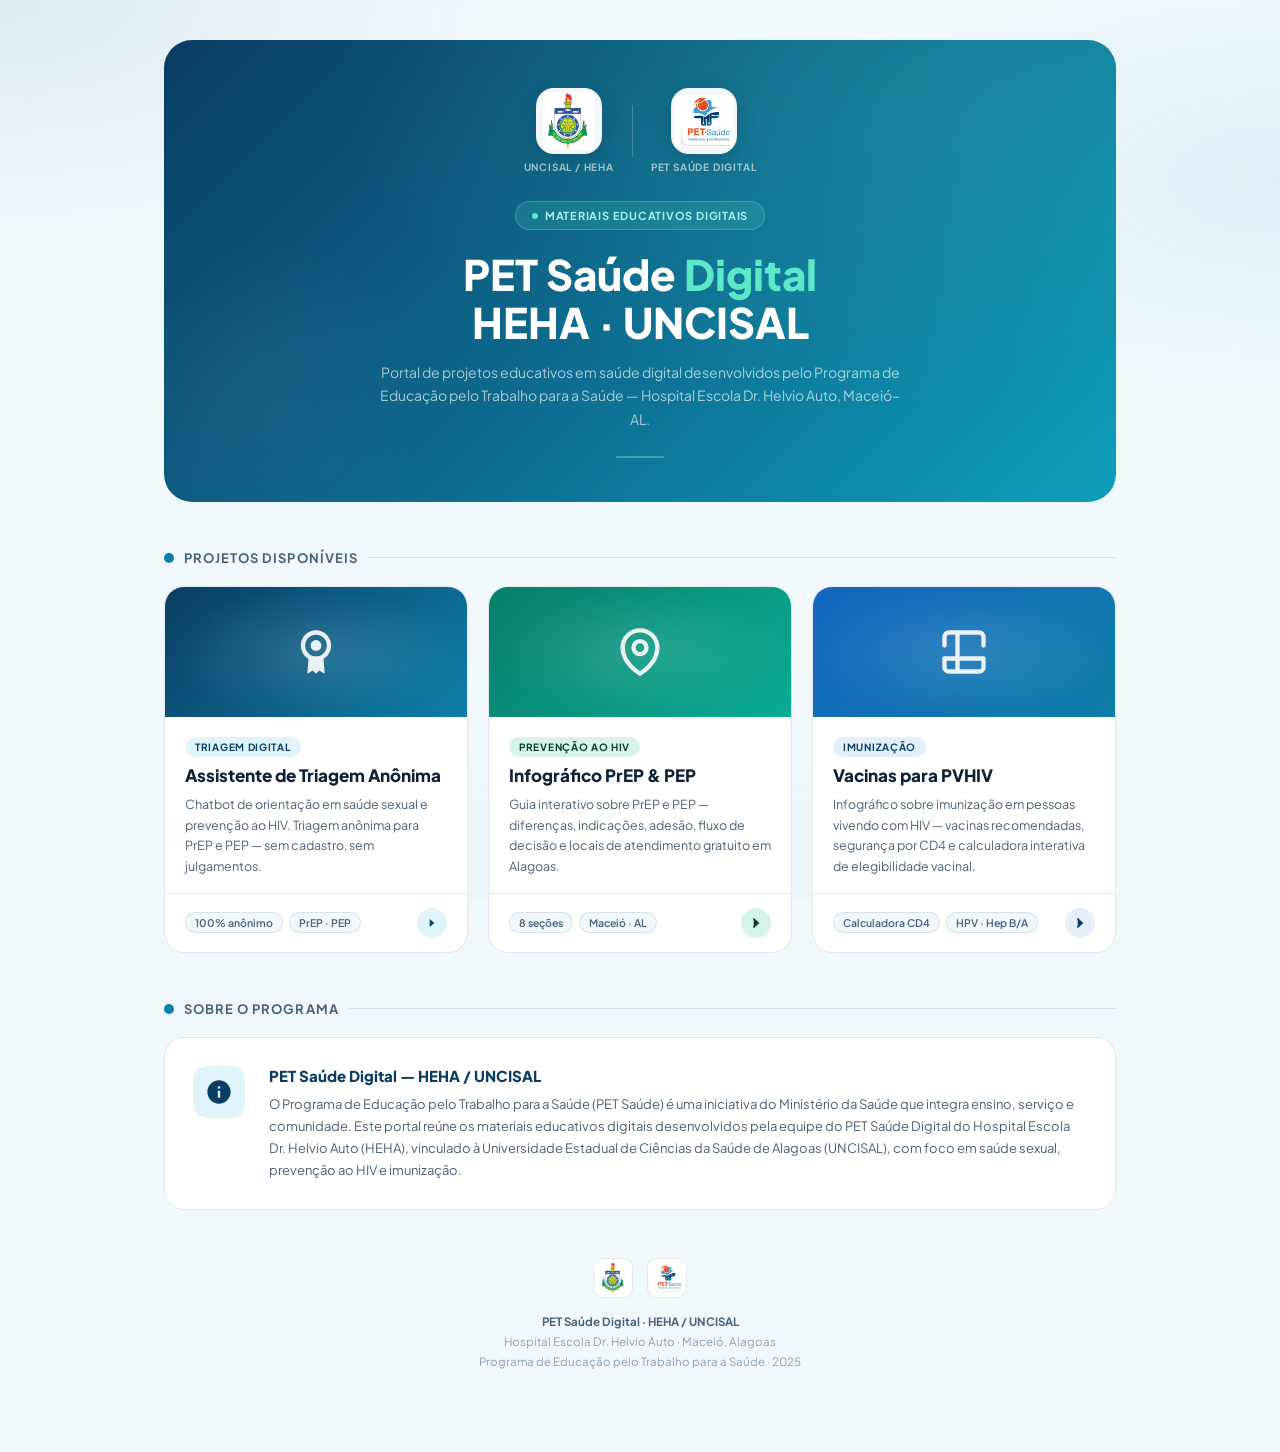
<file: index.html>
<!doctype html>
<html lang="pt-br">
<head>
<meta charset="UTF-8"/>
<meta name="viewport" content="width=device-width, initial-scale=1.0"/>
<title>PET Saúde Digital · HEHA / UNCISAL</title>
<meta name="description" content="Portal de materiais educativos digitais do PET Saúde Digital — HEHA / UNCISAL. Projetos de prevenção ao HIV, imunização e triagem digital."/>
<link href="https://fonts.googleapis.com/css2?family=Plus+Jakarta+Sans:ital,wght@0,400;0,500;0,600;0,700;0,800;1,400&display=swap" rel="stylesheet"/>
<style>
*,*::before,*::after{box-sizing:border-box;margin:0;padding:0}
:root{
  --navy:#0a3d62;
  --teal:#0e7fa8;
  --teal-light:#e0f5fb;
  --green:#2ab87a;
  --green-light:#d6f5e8;
  --amber:#ba7517;
  --amber-light:#faeeda;
  --red:#a32d2d;
  --red-light:#fcebeb;
  --text:#0d2137;
  --muted:#4a6278;
  --light:#8aa0b0;
  --border:rgba(13,79,110,0.12);
  --bg:#f0f8fc;
  --white:#fff;
  --font:'Plus Jakarta Sans',sans-serif;
}
html{background:var(--bg);scroll-behavior:smooth;}
body{font-family:var(--font);color:var(--text);-webkit-font-smoothing:antialiased;overflow-x:hidden;}

/* ── BG DECORATION ── */
body::before{
  content:'';position:fixed;inset:0;pointer-events:none;z-index:0;
  background:
    radial-gradient(ellipse 60% 40% at 0% 0%,rgba(10,61,98,0.07),transparent 70%),
    radial-gradient(ellipse 50% 35% at 100% 20%,rgba(14,127,168,0.07),transparent 70%),
    radial-gradient(ellipse 45% 30% at 50% 100%,rgba(42,184,122,0.05),transparent 70%);
}

/* ── WRAPPER ── */
.page{position:relative;z-index:1;max-width:1000px;margin:0 auto;padding:40px 24px 80px;}

/* ── HERO ── */
.hero{
  background:linear-gradient(135deg,#0a3d62 0%,#0d6a8e 50%,#0e9fba 100%);
  border-radius:28px;padding:48px 40px 44px;
  display:flex;flex-direction:column;align-items:center;
  position:relative;overflow:hidden;margin-bottom:48px;
  animation:fade-up 0.6s ease both;
}
.hero::before{
  content:'';position:absolute;inset:0;pointer-events:none;
  background:radial-gradient(ellipse at 80% 10%,rgba(93,232,200,0.15),transparent 55%);
}
.hero::after{
  content:'';position:absolute;bottom:-80px;left:-80px;
  width:360px;height:360px;border-radius:50%;
  background:radial-gradient(circle,rgba(255,255,255,0.04),transparent 65%);
  pointer-events:none;
}

.hero-logos{display:flex;align-items:center;gap:18px;margin-bottom:28px;position:relative;z-index:1;}
.hero-logo-box{
  width:66px;height:66px;border-radius:18px;
  background:rgba(255,255,255,0.95);
  display:flex;align-items:center;justify-content:center;
  overflow:hidden;padding:4px;
  box-shadow:0 4px 20px rgba(0,0,0,0.15);
}
.hero-logo-box img{width:100%;height:100%;object-fit:contain;}
.hero-logo-wrap{display:flex;flex-direction:column;align-items:center;gap:7px;}
.hero-logo-label{font-size:10px;font-weight:700;letter-spacing:0.08em;color:rgba(255,255,255,0.6);text-transform:uppercase;}
.hero-divider{width:1px;height:52px;background:rgba(255,255,255,0.2);}

.hero-badge{
  display:flex;align-items:center;gap:7px;
  background:rgba(93,232,200,0.14);border:1px solid rgba(93,232,200,0.32);
  border-radius:99px;padding:7px 16px;margin-bottom:20px;position:relative;z-index:1;
}
.hero-badge-dot{width:6px;height:6px;border-radius:50%;background:#5de8c8;animation:blink 2s infinite;}
.hero-badge span{font-size:11px;font-weight:700;color:#a7f3ef;letter-spacing:0.07em;text-transform:uppercase;}

.hero-title{
  font-size:clamp(26px,5vw,42px);font-weight:800;color:#fff;
  text-align:center;line-height:1.15;margin-bottom:14px;
  position:relative;z-index:1;
}
.hero-title span{color:#5de8c8;}
.hero-sub{
  font-size:14px;color:rgba(255,255,255,0.65);
  text-align:center;max-width:520px;line-height:1.7;
  position:relative;z-index:1;
}
.hero-line{width:48px;height:2px;background:rgba(110,231,183,0.45);border-radius:2px;margin:24px auto 0;position:relative;z-index:1;}

/* ── SECTION LABEL ── */
.section-label{
  display:flex;align-items:center;gap:10px;margin-bottom:20px;
  animation:fade-up 0.5s 0.2s ease both;
}
.section-label-dot{width:10px;height:10px;border-radius:50%;background:var(--teal);}
.section-label-text{font-size:13px;font-weight:700;color:var(--muted);text-transform:uppercase;letter-spacing:0.08em;}
.section-label-line{flex:1;height:1px;background:var(--border);}

/* ── PROJECTS GRID ── */
.projects{display:grid;grid-template-columns:repeat(3,1fr);gap:20px;margin-bottom:48px;}

.pcard{
  background:var(--white);border-radius:20px;
  border:1px solid var(--border);overflow:hidden;
  display:flex;flex-direction:column;
  transition:transform 0.2s,box-shadow 0.2s;
  text-decoration:none;color:inherit;
  animation:fade-up 0.5s ease both;
}
.pcard:nth-child(1){animation-delay:0.1s;}
.pcard:nth-child(2){animation-delay:0.2s;}
.pcard:nth-child(3){animation-delay:0.3s;}
.pcard:hover{transform:translateY(-4px);box-shadow:0 12px 40px rgba(13,79,110,0.12);}

.pcard-thumb{
  height:130px;display:flex;align-items:center;justify-content:center;
  position:relative;overflow:hidden;
}
.pcard-thumb svg{width:52px;height:52px;opacity:0.9;position:relative;z-index:1;}
.pcard-thumb::after{
  content:'';position:absolute;inset:0;
  background:radial-gradient(ellipse at center,rgba(255,255,255,0.12),transparent 70%);
}

.thumb-chatbot{background:linear-gradient(135deg,#0a3d62,#0e7fa8);}
.thumb-prep{background:linear-gradient(135deg,#077e6d,#0aab94);}
.thumb-imuno{background:linear-gradient(135deg,#1565c0,#0e7fa8);}

.pcard-body{padding:20px 20px 16px;flex:1;display:flex;flex-direction:column;gap:8px;}
.pcard-tag{
  display:inline-flex;align-items:center;gap:5px;
  font-size:10px;font-weight:700;letter-spacing:0.07em;text-transform:uppercase;
  padding:4px 10px;border-radius:99px;width:fit-content;
}
.tag-chatbot{background:var(--teal-light);color:var(--navy);}
.tag-prep{background:var(--green-light);color:#0a3d28;}
.tag-imuno{background:#e3f0fc;color:#0a3d62;}

.pcard-title{font-size:17px;font-weight:800;color:var(--text);line-height:1.25;}
.pcard-desc{font-size:12.5px;color:var(--muted);line-height:1.65;flex:1;}

.pcard-footer{
  padding:14px 20px;border-top:1px solid var(--border);
  display:flex;align-items:center;justify-content:space-between;
}
.pcard-chips{display:flex;gap:6px;flex-wrap:wrap;}
.pcard-chip{
  font-size:10.5px;font-weight:600;padding:3px 9px;
  border-radius:99px;background:var(--bg);color:var(--muted);
  border:1px solid var(--border);
}
.pcard-arrow{
  width:30px;height:30px;border-radius:50%;
  display:flex;align-items:center;justify-content:center;
  flex-shrink:0;transition:background 0.15s,transform 0.15s;
}
.pcard-arrow svg{width:14px;height:14px;}
.arrow-chatbot{background:var(--teal-light);}
.arrow-chatbot svg{fill:var(--navy);}
.arrow-prep{background:var(--green-light);}
.arrow-prep svg{fill:#0a3d28;}
.arrow-imuno{background:#e3f0fc;}
.arrow-imuno svg{fill:#0a3d62;}
.pcard:hover .pcard-arrow{transform:translateX(3px);}

/* ── SOBRE ── */
.about{
  background:var(--white);border-radius:20px;border:1px solid var(--border);
  padding:28px 28px;display:flex;gap:24px;align-items:flex-start;
  margin-bottom:40px;
  animation:fade-up 0.5s 0.4s ease both;
}
.about-icon{
  width:52px;height:52px;border-radius:14px;background:var(--teal-light);
  display:flex;align-items:center;justify-content:center;flex-shrink:0;
}
.about-icon svg{width:28px;height:28px;fill:var(--navy);}
.about-text h2{font-size:15px;font-weight:800;color:var(--navy);margin-bottom:8px;}
.about-text p{font-size:13px;color:var(--muted);line-height:1.7;}

/* ── FOOTER ── */
.footer{
  text-align:center;padding-top:8px;
  animation:fade-up 0.5s 0.5s ease both;
}
.footer-logos{display:flex;align-items:center;justify-content:center;gap:14px;margin-bottom:14px;}
.footer-logo{
  width:40px;height:40px;border-radius:10px;
  background:var(--white);border:1px solid var(--border);
  display:flex;align-items:center;justify-content:center;
  overflow:hidden;padding:3px;
}
.footer-logo img{width:100%;height:100%;object-fit:contain;}
.footer-text{font-size:11.5px;color:var(--light);line-height:1.75;}
.footer-text strong{color:var(--muted);}

/* ── ANIMATIONS ── */
@keyframes fade-up{
  from{opacity:0;transform:translateY(18px);}
  to{opacity:1;transform:translateY(0);}
}
@keyframes blink{0%,100%{opacity:1;}50%{opacity:0.35;}}

/* ── RESPONSIVE ── */
@media(max-width:720px){
  .projects{grid-template-columns:1fr;}
  .hero{padding:36px 24px 32px;}
  .about{flex-direction:column;gap:16px;}
  .page{padding:24px 16px 60px;}
}
@media(max-width:480px){
  .hero-logos{gap:12px;}
  .hero-logo-box{width:54px;height:54px;}
}
</style>
</head>
<body>
<div class="page">

  <!-- HERO -->
  <div class="hero">
    <div class="hero-logos">
      <div class="hero-logo-wrap">
        <div class="hero-logo-box">
          <img src="assets/images/logo_uncisal.jpeg" alt="Brasão UNCISAL"/>
        </div>
        <div class="hero-logo-label">UNCISAL / HEHA</div>
      </div>
      <div class="hero-divider"></div>
      <div class="hero-logo-wrap">
        <div class="hero-logo-box">
          <img src="assets/images/logo_pet.jpeg" alt="PET Saúde Digital"/>
        </div>
        <div class="hero-logo-label">PET Saúde Digital</div>
      </div>
    </div>
    <div class="hero-badge">
      <div class="hero-badge-dot"></div>
      <span>Materiais Educativos Digitais</span>
    </div>
    <h1 class="hero-title">PET Saúde <span>Digital</span><br/>HEHA · UNCISAL</h1>
    <p class="hero-sub">Portal de projetos educativos em saúde digital desenvolvidos pelo Programa de Educação pelo Trabalho para a Saúde — Hospital Escola Dr. Helvio Auto, Maceió–AL.</p>
    <div class="hero-line"></div>
  </div>

  <!-- PROJETOS -->
  <div class="section-label">
    <div class="section-label-dot"></div>
    <span class="section-label-text">Projetos disponíveis</span>
    <div class="section-label-line"></div>
  </div>

  <div class="projects">

    <!-- Chatbot -->
    <a class="pcard" href="ChatBoot/index.html">
      <div class="pcard-thumb thumb-chatbot">
        <svg viewBox="0 0 24 24" fill="white">
          <path d="M12 2C8.13 2 5 5.13 5 9c0 2.61 1.41 4.89 3.52 6.17L8 22l2.5-1.5L12 22l1.5-1.5L16 22l-.52-6.83C17.59 13.89 19 11.61 19 9c0-3.87-3.13-7-7-7zm0 2a5 5 0 1 1 0 10A5 5 0 0 1 12 4z"/>
          <circle cx="12" cy="9" r="2.5" fill="white"/>
        </svg>
      </div>
      <div class="pcard-body">
        <span class="pcard-tag tag-chatbot">Triagem Digital</span>
        <div class="pcard-title">Assistente de Triagem Anônima</div>
        <p class="pcard-desc">Chatbot de orientação em saúde sexual e prevenção ao HIV. Triagem anônima para PrEP e PEP — sem cadastro, sem julgamentos.</p>
      </div>
      <div class="pcard-footer">
        <div class="pcard-chips">
          <span class="pcard-chip">100% anônimo</span>
          <span class="pcard-chip">PrEP · PEP</span>
        </div>
        <div class="pcard-arrow arrow-chatbot">
          <svg viewBox="0 0 24 24"><path d="M8 5l8 7-8 7"/></svg>
        </div>
      </div>
    </a>

    <!-- PrEP e PEP -->
    <a class="pcard" href="Infografico_PrEP_PEP/index.html">
      <div class="pcard-thumb thumb-prep">
        <svg viewBox="0 0 24 24" fill="none" stroke="white" stroke-width="2" stroke-linecap="round" stroke-linejoin="round">
          <path d="M12 22s-8-4.5-8-11.8A8 8 0 0 1 12 2a8 8 0 0 1 8 8.2c0 7.3-8 11.8-8 11.8z"/>
          <circle cx="12" cy="10" r="3"/>
        </svg>
      </div>
      <div class="pcard-body">
        <span class="pcard-tag tag-prep">Prevenção ao HIV</span>
        <div class="pcard-title">Infográfico PrEP &amp; PEP</div>
        <p class="pcard-desc">Guia interativo sobre PrEP e PEP — diferenças, indicações, adesão, fluxo de decisão e locais de atendimento gratuito em Alagoas.</p>
      </div>
      <div class="pcard-footer">
        <div class="pcard-chips">
          <span class="pcard-chip">8 seções</span>
          <span class="pcard-chip">Maceió · AL</span>
        </div>
        <div class="pcard-arrow arrow-prep">
          <svg viewBox="0 0 24 24" fill="none" stroke="#0a3d28" stroke-width="2.5" stroke-linecap="round"><path d="M8 5l8 7-8 7"/></svg>
        </div>
      </div>
    </a>

    <!-- Imunização -->
    <a class="pcard" href="Infografico_Imunizacao/index.html">
      <div class="pcard-thumb thumb-imuno">
        <svg viewBox="0 0 24 24" fill="none" stroke="white" stroke-width="2" stroke-linecap="round" stroke-linejoin="round">
          <path d="M9 3H5a2 2 0 0 0-2 2v4m6-6h10a2 2 0 0 1 2 2v4M9 3v18m0 0h10a2 2 0 0 0 2-2v-4M9 21H5a2 2 0 0 1-2-2v-4m0 0h18"/>
        </svg>
      </div>
      <div class="pcard-body">
        <span class="pcard-tag tag-imuno">Imunização</span>
        <div class="pcard-title">Vacinas para PVHIV</div>
        <p class="pcard-desc">Infográfico sobre imunização em pessoas vivendo com HIV — vacinas recomendadas, segurança por CD4 e calculadora interativa de elegibilidade vacinal.</p>
      </div>
      <div class="pcard-footer">
        <div class="pcard-chips">
          <span class="pcard-chip">Calculadora CD4</span>
          <span class="pcard-chip">HPV · Hep B/A</span>
        </div>
        <div class="pcard-arrow arrow-imuno">
          <svg viewBox="0 0 24 24" fill="none" stroke="#0a3d62" stroke-width="2.5" stroke-linecap="round"><path d="M8 5l8 7-8 7"/></svg>
        </div>
      </div>
    </a>

  </div>

  <!-- SOBRE O PROGRAMA -->
  <div class="section-label">
    <div class="section-label-dot"></div>
    <span class="section-label-text">Sobre o programa</span>
    <div class="section-label-line"></div>
  </div>

  <div class="about">
    <div class="about-icon">
      <svg viewBox="0 0 24 24"><path d="M12 2C6.48 2 2 6.48 2 12s4.48 10 10 10 10-4.48 10-10S17.52 2 12 2zm1 15h-2v-6h2v6zm0-8h-2V7h2v2z"/></svg>
    </div>
    <div class="about-text">
      <h2>PET Saúde Digital — HEHA / UNCISAL</h2>
      <p>O Programa de Educação pelo Trabalho para a Saúde (PET Saúde) é uma iniciativa do Ministério da Saúde que integra ensino, serviço e comunidade. Este portal reúne os materiais educativos digitais desenvolvidos pela equipe do PET Saúde Digital do Hospital Escola Dr. Helvio Auto (HEHA), vinculado à Universidade Estadual de Ciências da Saúde de Alagoas (UNCISAL), com foco em saúde sexual, prevenção ao HIV e imunização.</p>
    </div>
  </div>

  <!-- FOOTER -->
  <div class="footer">
    <div class="footer-logos">
      <div class="footer-logo">
        <img src="assets/images/logo_uncisal.jpeg" alt="UNCISAL"/>
      </div>
      <div class="footer-logo">
        <img src="assets/images/logo_pet.jpeg" alt="PET Saúde Digital"/>
      </div>
    </div>
    <div class="footer-text">
      <strong>PET Saúde Digital · HEHA / UNCISAL</strong><br/>
      Hospital Escola Dr. Helvio Auto · Maceió, Alagoas<br/>
      Programa de Educação pelo Trabalho para a Saúde · 2025
    </div>
  </div>

</div>
</body>
</html>
</file>
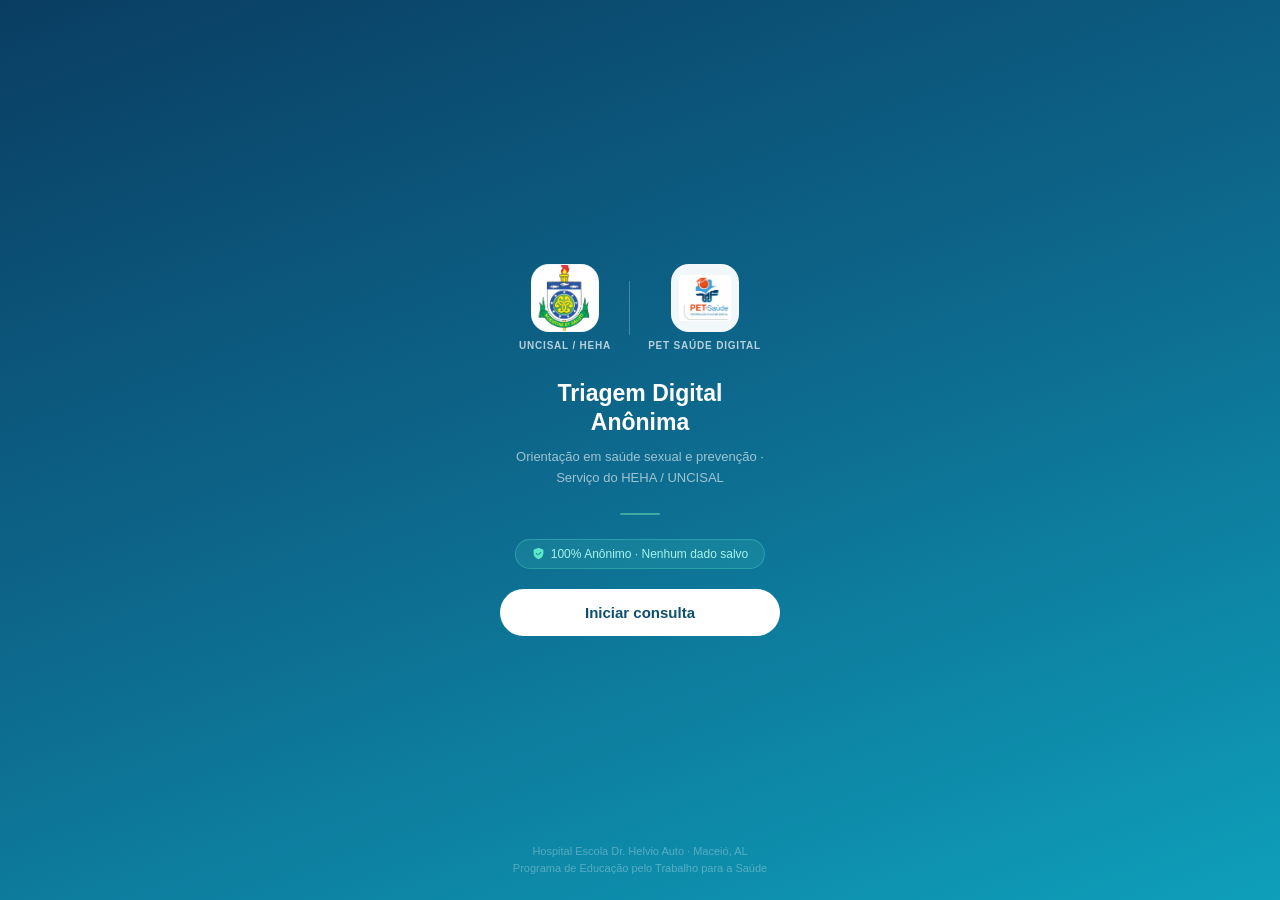
<file: ChatBoot/index.html>
<!doctype html>
<html lang="pt-br">
  <head>
    <meta charset="UTF-8" />
    <meta name="viewport" content="width=device-width, initial-scale=1.0" />
    <title>Triagem Digital · PET Saúde Digital · HEHA</title>
    <meta
      name="description"
      content="Chatbot de triagem anônima para PrEP, PEP e prevenção de HIV. Sem cadastro, sem julgamentos. PET Saúde Digital — HEHA, Maceió-AL."
    />
    <meta name="robots" content="noindex, nofollow" />
    <link rel="stylesheet" href="src/styles.css" />
  </head>
  <body>
    <!-- SPLASH -->
    <section
      id="splash"
      role="dialog"
      aria-modal="true"
      aria-label="Tela de boas-vindas — Triagem Digital PET Saúde"
    >
      <!-- Logos institucionais -->
      <div
        class="splash-logos"
        role="group"
        aria-label="Instituições parceiras"
      >
        <!-- Brasão UNCISAL -->
        <figure class="logo-heha">
          <span class="logo-heha-icon" aria-hidden="true">
            <img
              src="../assets/images/logo_uncisal.jpeg"
              alt="Brasão da UNCISAL"
              style="width: 100%; height: 100%; object-fit: cover"
            />
          </span>
          <figcaption class="logo-heha-label">UNCISAL / HEHA</figcaption>
        </figure>

        <div class="divider"></div>

        <!-- Logo PET Saúde Digital -->
        <figure class="logo-pet">
          <span class="logo-pet-icon" aria-hidden="true">
            <img
              src="../assets/images/logo_pet.jpeg"
              alt="Logo PET Saúde Digital"
              style="
                width: 52px;
                height: 52px;
                object-fit: contain;
                border-radius: 8px;
              "
            />
          </span>
          <figcaption class="logo-pet-label">PET Saúde Digital</figcaption>
        </figure>
      </div>

      <!-- Título e descrição -->
      <h1 class="splash-title">Triagem Digital<br /><span>Anônima</span></h1>
      <p class="splash-sub">
        Orientação em saúde sexual e prevenção · Serviço do HEHA / UNCISAL
      </p>

      <div class="splash-line"></div>

      <p class="splash-badge" role="note" aria-label="Privacidade garantida">
        <svg viewBox="0 0 16 16" aria-hidden="true" focusable="false">
          <path
            d="M8 1L2 3.5v4c0 3.5 2.5 6.8 6 7.5 3.5-.7 6-4 6-7.5v-4L8 1zm-1 9.5L4.5 8l1-.95L7 9.6l3.5-3.5 1 .95L7 10.5z"
          />
        </svg>
        100% Anônimo · Nenhum dado salvo
      </p>

      <button
        class="splash-btn"
        onclick="startChat()"
        type="button"
        aria-label="Iniciar a triagem anônima"
      >
        Iniciar consulta
      </button>

      <footer class="splash-footer">
        Hospital Escola Dr. Helvio Auto · Maceió, AL<br />
        Programa de Educação pelo Trabalho para a Saúde
      </footer>
    </section>

    <!-- APP -->
    <main id="app" role="main">
      <header class="header" role="banner">
        <span class="header-avatar" aria-hidden="true">
          <svg
            viewBox="0 0 24 24"
            fill="none"
            xmlns="http://www.w3.org/2000/svg"
          >
            <path
              d="M12 2C8.13 2 5 5.13 5 9c0 2.61 1.41 4.89 3.52 6.17L8 22l2.5-1.5L12 22l1.5-1.5L16 22l-.52-6.83C17.59 13.89 19 11.61 19 9c0-3.87-3.13-7-7-7zm0 2a5 5 0 1 1 0 10A5 5 0 0 1 12 4z"
              fill="white"
            />
            <circle cx="12" cy="9" r="2.5" fill="white" />
          </svg>
        </span>
        <div class="header-info">
          <h2 id="chat-title">Assistente PET Saúde</h2>
          <p><span class="online-dot"></span>Disponível agora · HEHA</p>
        </div>
        <button
          class="btn-clear"
          onclick="clearChat()"
          aria-label="Limpar histórico da conversa"
          type="button"
        >
          <svg viewBox="0 0 16 16" fill="currentColor">
            <path
              d="M6 2a1 1 0 0 0-1 1v.5H3.5a.5.5 0 0 0 0 1H4v8a1 1 0 0 0 1 1h6a1 1 0 0 0 1-1v-8h.5a.5.5 0 0 0 0-1H11V3a1 1 0 0 0-1-1H6zm0 1h4v.5H6V3zm-1 2h6v7.5H5V5z"
            />
          </svg>
          Limpar
        </button>
      </header>

      <div
        id="progress-bar"
        role="progressbar"
        aria-valuemin="0"
        aria-valuemax="100"
        aria-valuenow="0"
        aria-label="Progresso da triagem"
      >
        <div id="progress-fill"></div>
      </div>

      <aside class="privacy-bar" role="note" aria-label="Aviso de privacidade">
        <svg viewBox="0 0 16 16" aria-hidden="true" focusable="false">
          <path
            d="M8 1L2 3.5v4c0 3.5 2.5 6.8 6 7.5 3.5-.7 6-4 6-7.5v-4L8 1zm-1 9.5L4.5 8l1-.95L7 9.6l3.5-3.5 1 .95L7 10.5z"
          />
        </svg>
        Suas respostas são anônimas. Nenhum dado é coletado ou armazenado.
      </aside>

      <section
        id="messages"
        aria-live="polite"
        aria-atomic="false"
        aria-label="Conversa com o assistente"
        aria-relevant="additions"
      ></section>

      <nav
        id="quick-area"
        aria-label="Opções de resposta"
        style="display: none"
      >
        <p class="qr-label" aria-hidden="true">Escolha uma opção</p>
        <div
          class="qr-grid"
          id="qr-grid"
          role="group"
          aria-label="Opções disponíveis"
        ></div>
      </nav>

      <form
        id="input-area"
        role="search"
        aria-label="Campo de pergunta livre"
        onsubmit="return false;"
      >
        <textarea
          id="txt"
          placeholder="Digite uma mensagem…"
          rows="1"
          aria-label="Digite sua dúvida"
          aria-multiline="true"
          autocomplete="off"
          autocorrect="off"
          spellcheck="false"
        ></textarea>
        <button
          id="send-btn"
          onclick="sendFreeText()"
          aria-label="Enviar mensagem"
          type="button"
        >
          <svg viewBox="0 0 24 24">
            <path d="M2.01 21L23 12 2.01 3 2 10l15 2-15 2z" />
          </svg>
        </button>
      </form>
    </main>

    <script src="script.js"></script>
  </body>
</html>
</file>
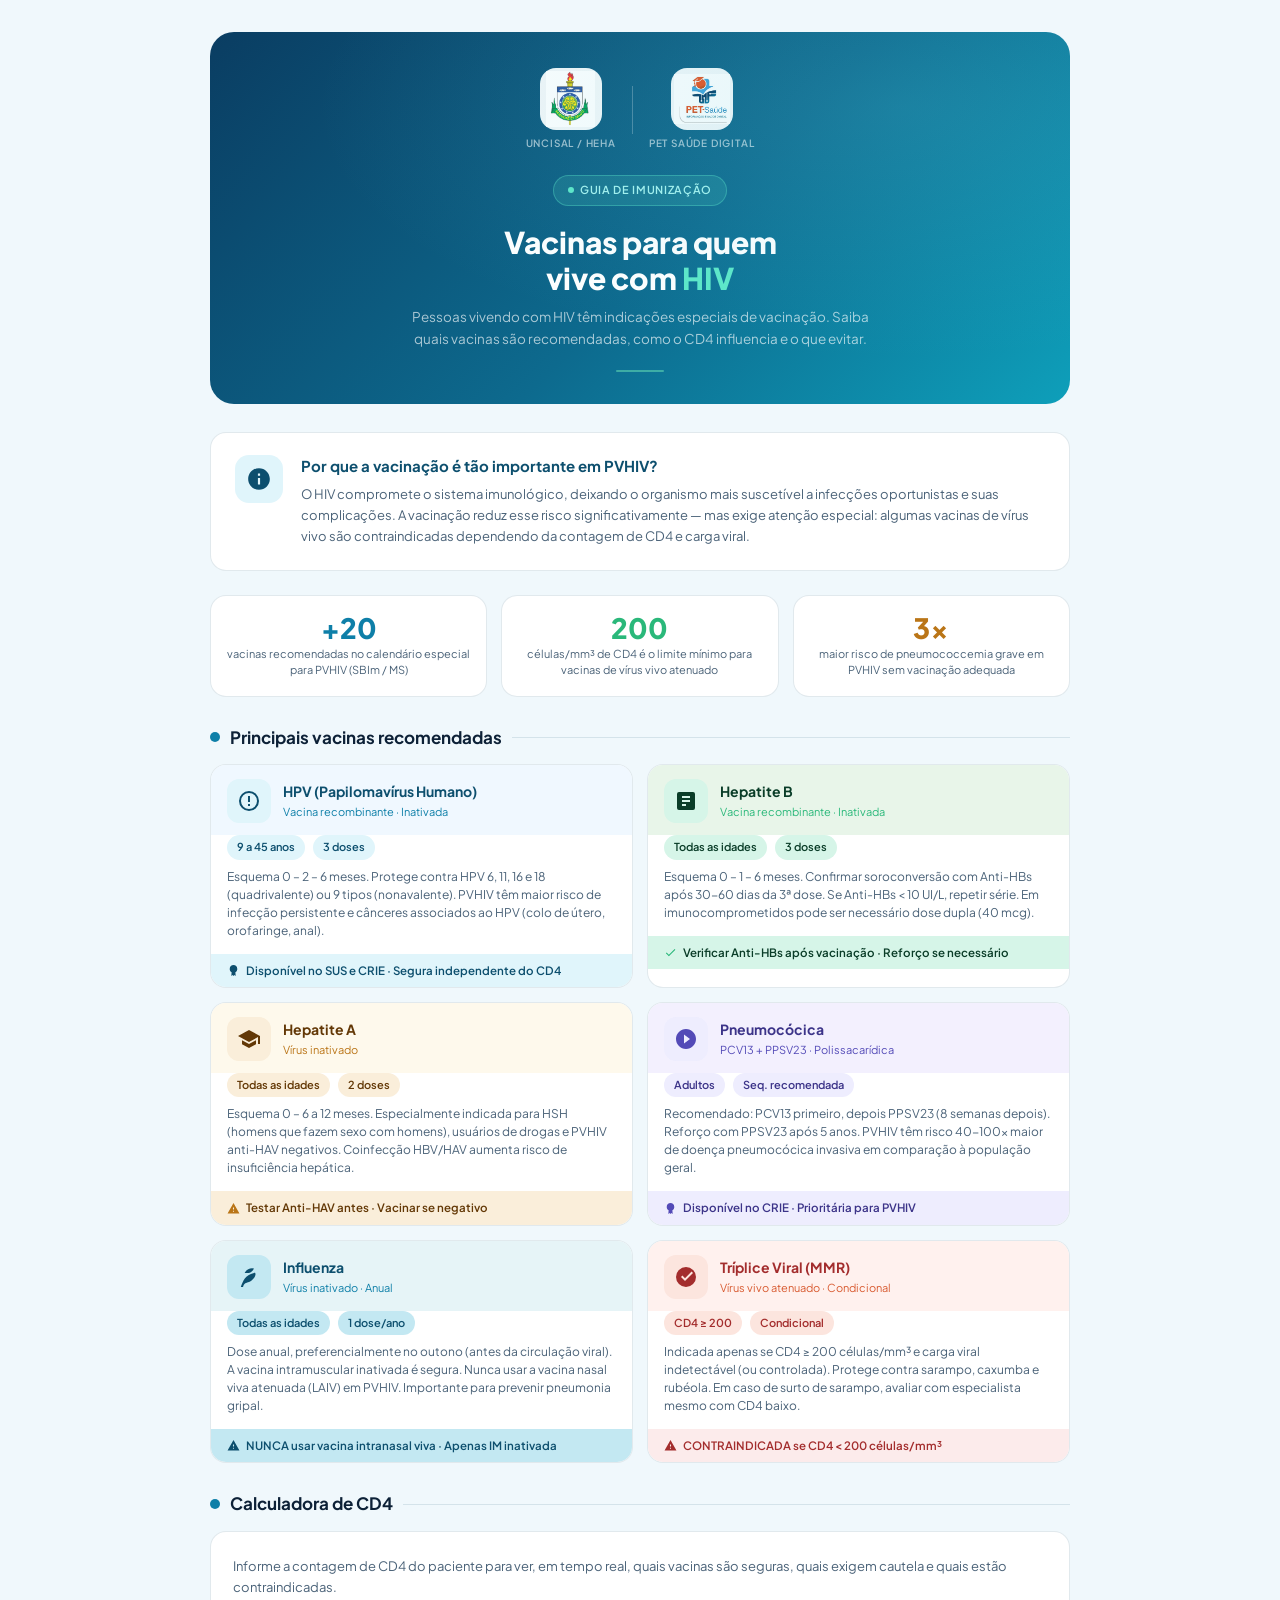
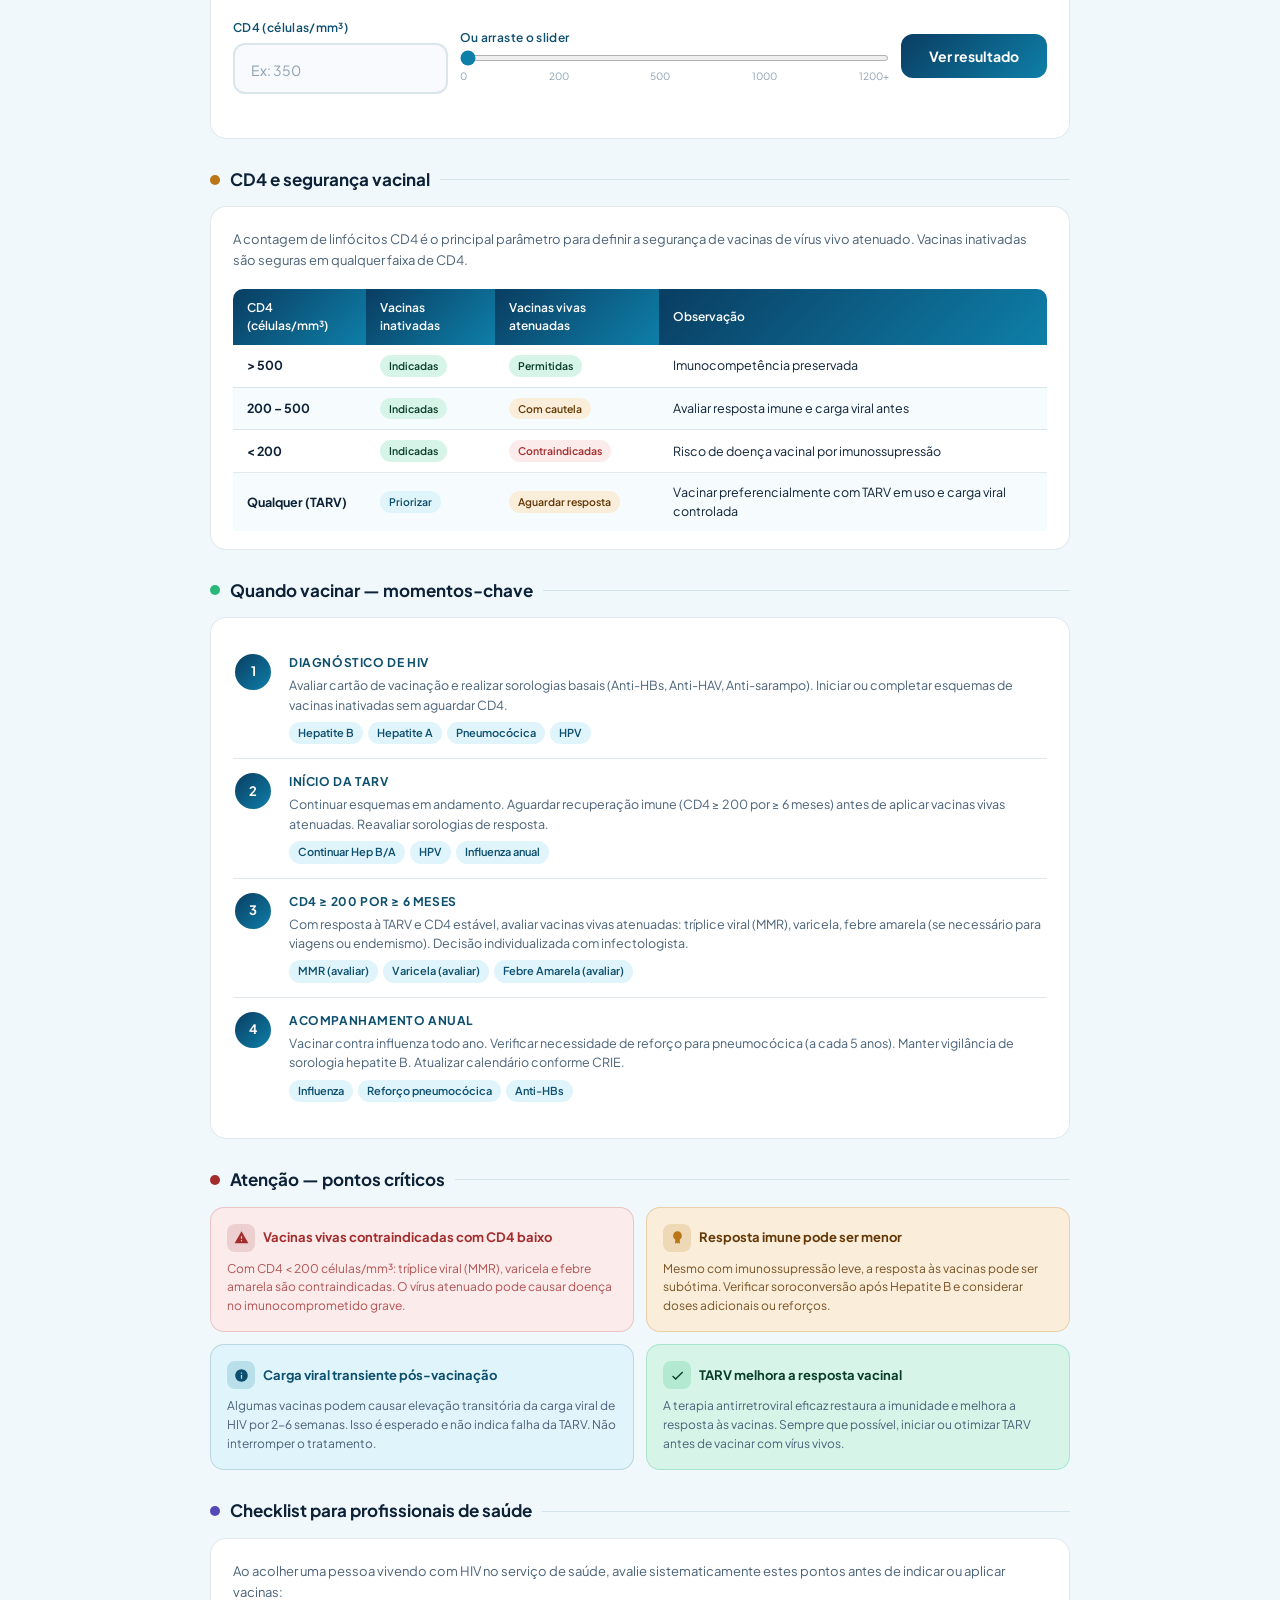
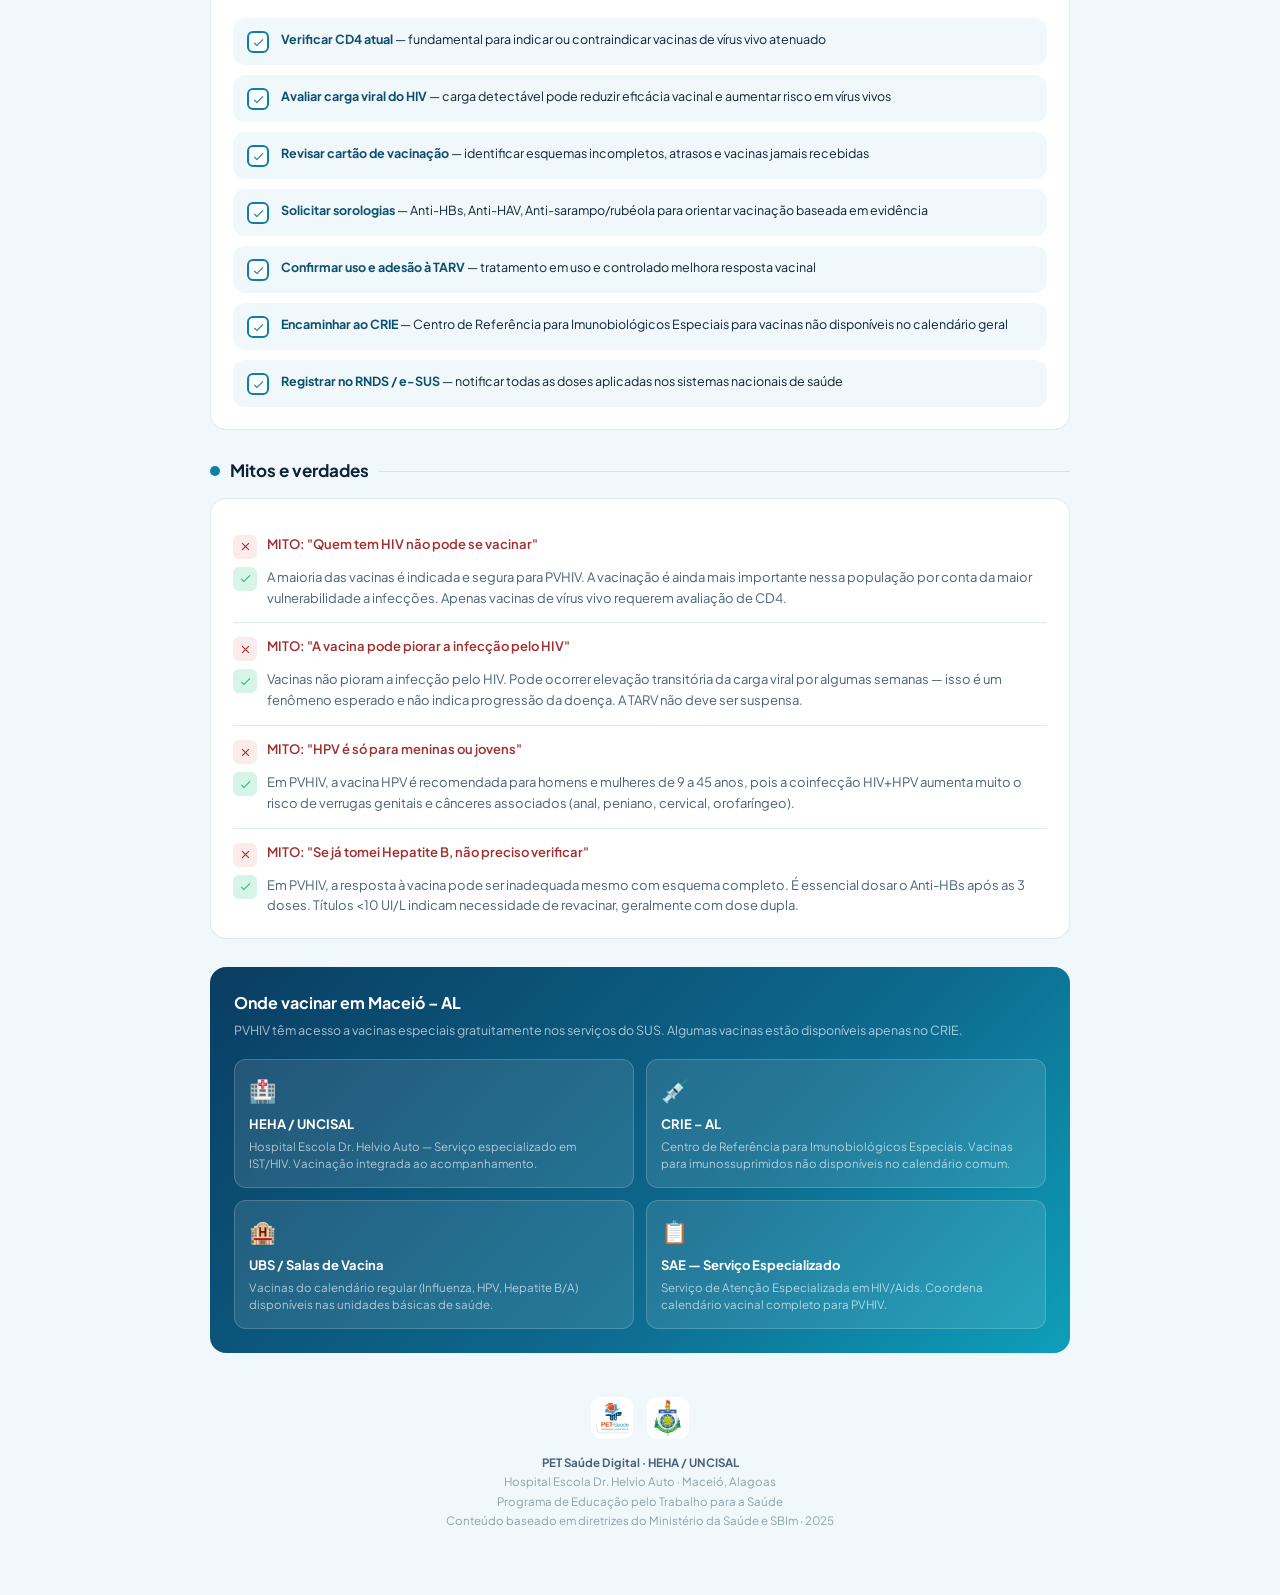
<file: Infografico_Imunizacao/index.html>
<!doctype html>
<html lang="pt-br">
  <head>
    <meta charset="UTF-8" />
    <meta name="viewport" content="width=device-width, initial-scale=1.0" />
    <title>Imunização em PVHIV · PET Saúde Digital · HEHA</title>
    <link
      href="https://fonts.googleapis.com/css2?family=Plus+Jakarta+Sans:wght@400;500;600;700;800&display=swap"
      rel="stylesheet"
    />
    <link rel="stylesheet" href="src/styles.css" />
  </head>
  <body>
    <div class="page">
      <!-- HERO -->
      <div class="hero">
        <div class="hero-logos">
          <div class="hero-logo-wrap">
            <div class="hero-logo-box">
              <img
                src="../assets/images/logo_uncisal.jpeg"
                alt="Brasão UNCISAL"
              />
            </div>
            <div class="hero-logo-label">UNCISAL / HEHA</div>
          </div>
          <div class="hero-divider"></div>
          <div class="hero-logo-wrap">
            <div class="hero-logo-box">
              <img
                src="../assets/images/logo_pet.jpeg"
                alt="PET Saúde Digital"
              />
            </div>
            <div class="hero-logo-label">PET Saúde Digital</div>
          </div>
        </div>
        <div class="hero-badge">
          <div class="hero-badge-dot"></div>
          <span>Guia de Imunização</span>
        </div>
        <h1 class="hero-title">
          Vacinas para quem<br />vive com <span>HIV</span>
        </h1>
        <p class="hero-sub">
          Pessoas vivendo com HIV têm indicações especiais de vacinação. Saiba
          quais vacinas são recomendadas, como o CD4 influencia e o que evitar.
        </p>
        <div class="hero-line"></div>
      </div>

      <!-- INTRO -->
      <div class="intro-strip">
        <div class="intro-icon">
          <svg viewBox="0 0 24 24">
            <path
              d="M12 2C6.48 2 2 6.48 2 12s4.48 10 10 10 10-4.48 10-10S17.52 2 12 2zm1 15h-2v-6h2v6zm0-8h-2V7h2v2z"
            />
          </svg>
        </div>
        <div class="intro-text">
          <h2>Por que a vacinação é tão importante em PVHIV?</h2>
          <p>
            O HIV compromete o sistema imunológico, deixando o organismo mais
            suscetível a infecções oportunistas e suas complicações. A vacinação
            reduz esse risco significativamente — mas exige atenção especial:
            algumas vacinas de vírus vivo são contraindicadas dependendo da
            contagem de CD4 e carga viral.
          </p>
        </div>
      </div>

      <!-- STATS -->
      <div class="stats-row">
        <div class="stat-card">
          <div class="stat-num teal">+20</div>
          <div class="stat-label">
            vacinas recomendadas no calendário especial para PVHIV (SBIm / MS)
          </div>
        </div>
        <div class="stat-card">
          <div class="stat-num green">200</div>
          <div class="stat-label">
            células/mm³ de CD4 é o limite mínimo para vacinas de vírus vivo
            atenuado
          </div>
        </div>
        <div class="stat-card">
          <div class="stat-num amber">3×</div>
          <div class="stat-label">
            maior risco de pneumococcemia grave em PVHIV sem vacinação adequada
          </div>
        </div>
      </div>

      <!-- VACINAS PRINCIPAIS -->
      <div class="section-header">
        <div class="section-dot teal"></div>
        <span class="section-title">Principais vacinas recomendadas</span>
        <div class="section-line"></div>
      </div>

      <div class="vaccines-grid">
        <!-- HPV -->
        <div class="vcard vc-hpv">
          <div class="vcard-head">
            <div class="vcard-icon">
              <svg viewBox="0 0 24 24">
                <path
                  d="M12 2a10 10 0 1 0 0 20A10 10 0 0 0 12 2zm0 18a8 8 0 1 1 0-16 8 8 0 0 1 0 16zm-1-5h2v2h-2zm0-8h2v6h-2z"
                />
              </svg>
            </div>
            <div>
              <div class="vcard-name">HPV (Papilomavírus Humano)</div>
              <div class="vcard-sub">Vacina recombinante · Inativada</div>
            </div>
          </div>
          <div class="vcard-body">
            <div class="vcard-row">
              <span class="vcard-chip">9 a 45 anos</span>
              <span class="vcard-chip">3 doses</span>
            </div>
            <div class="vcard-info">
              Esquema 0 – 2 – 6 meses. Protege contra HPV 6, 11, 16 e 18
              (quadrivalente) ou 9 tipos (nonavalente). PVHIV têm maior risco de
              infecção persistente e cânceres associados ao HPV (colo de útero,
              orofaringe, anal).
            </div>
          </div>
          <div class="vcard-alert">
            <svg viewBox="0 0 24 24">
              <path
                d="M12 2C8.13 2 5 5.13 5 9c0 2.61 1.41 4.89 3.52 6.17L8 22l2.5-1.5L12 22l1.5-1.5L16 22l-.52-6.83C17.59 13.89 19 11.61 19 9c0-3.87-3.13-7-7-7z"
              />
            </svg>
            Disponível no SUS e CRIE · Segura independente do CD4
          </div>
        </div>

        <!-- Hepatite B -->
        <div class="vcard vc-hepb">
          <div class="vcard-head">
            <div class="vcard-icon">
              <svg viewBox="0 0 24 24">
                <path
                  d="M19 3H5a2 2 0 0 0-2 2v14a2 2 0 0 0 2 2h14a2 2 0 0 0 2-2V5a2 2 0 0 0-2-2zm-7 14H8v-2h4v2zm4-4H8v-2h8v2zm0-4H8V7h8v2z"
                />
              </svg>
            </div>
            <div>
              <div class="vcard-name">Hepatite B</div>
              <div class="vcard-sub">Vacina recombinante · Inativada</div>
            </div>
          </div>
          <div class="vcard-body">
            <div class="vcard-row">
              <span class="vcard-chip">Todas as idades</span>
              <span class="vcard-chip">3 doses</span>
            </div>
            <div class="vcard-info">
              Esquema 0 – 1 – 6 meses. Confirmar soroconversão com Anti-HBs após
              30-60 dias da 3ª dose. Se Anti-HBs &lt; 10 UI/L, repetir série. Em
              imunocomprometidos pode ser necessário dose dupla (40 mcg).
            </div>
          </div>
          <div class="vcard-alert">
            <svg viewBox="0 0 24 24">
              <path
                d="M9 16.17L4.83 12l-1.42 1.41L9 19 21 7l-1.41-1.41L9 16.17z"
              />
            </svg>
            Verificar Anti-HBs após vacinação · Reforço se necessário
          </div>
        </div>

        <!-- Hepatite A -->
        <div class="vcard vc-hepa">
          <div class="vcard-head">
            <div class="vcard-icon">
              <svg viewBox="0 0 24 24">
                <path
                  d="M12 3L1 9l11 6 9-4.91V17h2V9L12 3zM5 13.18v4L12 21l7-3.82v-4L12 17l-7-3.82z"
                />
              </svg>
            </div>
            <div>
              <div class="vcard-name">Hepatite A</div>
              <div class="vcard-sub">Vírus inativado</div>
            </div>
          </div>
          <div class="vcard-body">
            <div class="vcard-row">
              <span class="vcard-chip">Todas as idades</span>
              <span class="vcard-chip">2 doses</span>
            </div>
            <div class="vcard-info">
              Esquema 0 – 6 a 12 meses. Especialmente indicada para HSH (homens
              que fazem sexo com homens), usuários de drogas e PVHIV anti-HAV
              negativos. Coinfecção HBV/HAV aumenta risco de insuficiência
              hepática.
            </div>
          </div>
          <div class="vcard-alert">
            <svg viewBox="0 0 24 24">
              <path d="M1 21h22L12 2 1 21zm12-3h-2v-2h2v2zm0-4h-2v-4h2v4z" />
            </svg>
            Testar Anti-HAV antes · Vacinar se negativo
          </div>
        </div>

        <!-- Pneumocócica -->
        <div class="vcard vc-pneu">
          <div class="vcard-head">
            <div class="vcard-icon">
              <svg viewBox="0 0 24 24">
                <path
                  d="M12 2C6.48 2 2 6.48 2 12s4.48 10 10 10 10-4.48 10-10S17.52 2 12 2zm-2 14.5v-9l6 4.5-6 4.5z"
                />
              </svg>
            </div>
            <div>
              <div class="vcard-name">Pneumocócica</div>
              <div class="vcard-sub">PCV13 + PPSV23 · Polissacarídica</div>
            </div>
          </div>
          <div class="vcard-body">
            <div class="vcard-row">
              <span class="vcard-chip">Adultos</span>
              <span class="vcard-chip">Seq. recomendada</span>
            </div>
            <div class="vcard-info">
              Recomendado: PCV13 primeiro, depois PPSV23 (8 semanas depois).
              Reforço com PPSV23 após 5 anos. PVHIV têm risco 40-100× maior de
              doença pneumocócica invasiva em comparação à população geral.
            </div>
          </div>
          <div class="vcard-alert">
            <svg viewBox="0 0 24 24">
              <path
                d="M12 2C8.13 2 5 5.13 5 9c0 2.61 1.41 4.89 3.52 6.17L8 22l2.5-1.5L12 22l1.5-1.5L16 22l-.52-6.83C17.59 13.89 19 11.61 19 9c0-3.87-3.13-7-7-7z"
              />
            </svg>
            Disponível no CRIE · Prioritária para PVHIV
          </div>
        </div>

        <!-- Influenza -->
        <div class="vcard vc-inf">
          <div class="vcard-head">
            <div class="vcard-icon">
              <svg viewBox="0 0 24 24">
                <path
                  d="M17 8C8 10 5.9 16.17 3.82 22H6c.44-1.39.88-2.7 2-3.5 1.12-.8 2.5-1 4-1.5 1.5-.5 3-1.5 5-4 2-2.5 2-6 0-5zM7.64 8A9 9 0 0 1 17 3.5c-.64 1.5-2.2 3.5-5 4.5H7.64z"
                />
              </svg>
            </div>
            <div>
              <div class="vcard-name">Influenza</div>
              <div class="vcard-sub">Vírus inativado · Anual</div>
            </div>
          </div>
          <div class="vcard-body">
            <div class="vcard-row">
              <span class="vcard-chip">Todas as idades</span>
              <span class="vcard-chip">1 dose/ano</span>
            </div>
            <div class="vcard-info">
              Dose anual, preferencialmente no outono (antes da circulação
              viral). A vacina intramuscular inativada é segura. Nunca usar a
              vacina nasal viva atenuada (LAIV) em PVHIV. Importante para
              prevenir pneumonia gripal.
            </div>
          </div>
          <div class="vcard-alert">
            <svg viewBox="0 0 24 24">
              <path d="M1 21h22L12 2 1 21zm12-3h-2v-2h2v2zm0-4h-2v-4h2v4z" />
            </svg>
            NUNCA usar vacina intranasal viva · Apenas IM inativada
          </div>
        </div>

        <!-- Tríplice viral -->
        <div class="vcard vc-tviv">
          <div class="vcard-head">
            <div class="vcard-icon">
              <svg viewBox="0 0 24 24">
                <path
                  d="M12 2a10 10 0 1 0 0 20A10 10 0 0 0 12 2zm-1 14l-4-4 1.41-1.41L11 13.17l6.59-6.59L19 8l-8 8z"
                />
              </svg>
            </div>
            <div>
              <div class="vcard-name">Tríplice Viral (MMR)</div>
              <div class="vcard-sub">Vírus vivo atenuado · Condicional</div>
            </div>
          </div>
          <div class="vcard-body">
            <div class="vcard-row">
              <span class="vcard-chip">CD4 ≥ 200</span>
              <span class="vcard-chip">Condicional</span>
            </div>
            <div class="vcard-info">
              Indicada apenas se CD4 ≥ 200 células/mm³ e carga viral
              indetectável (ou controlada). Protege contra sarampo, caxumba e
              rubéola. Em caso de surto de sarampo, avaliar com especialista
              mesmo com CD4 baixo.
            </div>
          </div>
          <div class="vcard-alert">
            <svg viewBox="0 0 24 24">
              <path d="M1 21h22L12 2 1 21zm12-3h-2v-2h2v2zm0-4h-2v-4h2v4z" />
            </svg>
            CONTRAINDICADA se CD4 &lt; 200 células/mm³
          </div>
        </div>
      </div>

      <!-- CALCULADORA CD4 -->
      <div class="section-header">
        <div class="section-dot teal"></div>
        <span class="section-title">Calculadora de CD4</span>
        <div class="section-line"></div>
      </div>

      <div class="calc-section">
        <p class="calc-desc">
          Informe a contagem de CD4 do paciente para ver, em tempo real, quais
          vacinas são seguras, quais exigem cautela e quais estão
          contraindicadas.
        </p>
        <div class="calc-input-row">
          <div class="calc-input-wrap">
            <label class="calc-label" for="cd4-input">CD4 (células/mm³)</label>
            <input
              class="calc-input"
              id="cd4-input"
              type="number"
              min="0"
              max="1500"
              placeholder="Ex: 350"
              oninput="syncSlider(this.value)"
            />
          </div>
          <div class="calc-slider-wrap">
            <label class="calc-label">Ou arraste o slider</label>
            <input
              class="calc-slider"
              id="cd4-slider"
              type="range"
              min="0"
              max="1200"
              step="10"
              value="0"
              oninput="syncInput(this.value)"
            />
            <div class="calc-slider-labels">
              <span>0</span><span>200</span><span>500</span><span>1000</span
              ><span>1200+</span>
            </div>
          </div>
          <button class="calc-btn" onclick="calcCD4()">Ver resultado</button>
        </div>
        <div class="calc-result" id="calc-result">
          <div class="calc-result-banner" id="calc-banner">
            <div class="calc-banner-icon">
              <svg viewBox="0 0 24 24" id="calc-banner-svg"></svg>
            </div>
            <div class="calc-banner-text">
              <div class="calc-banner-cd4" id="calc-banner-cd4"></div>
              <div class="calc-banner-msg" id="calc-banner-msg"></div>
            </div>
          </div>
          <div class="calc-vaccines-title">
            Status de cada vacina para este CD4:
          </div>
          <div class="calc-vac-list" id="calc-vac-list"></div>
          <div class="calc-disclaimer">
            ⚕️ Esta calculadora é um apoio educativo baseado nas diretrizes do
            MS e SBIm. A decisão clínica final deve ser tomada pelo profissional
            de saúde responsável, considerando o histórico completo do paciente.
          </div>
        </div>
      </div>

      <!-- TABELA CD4 -->
      <div class="section-header">
        <div class="section-dot amber"></div>
        <span class="section-title">CD4 e segurança vacinal</span>
        <div class="section-line"></div>
      </div>

      <div class="cd4-section">
        <p class="cd4-intro">
          A contagem de linfócitos CD4 é o principal parâmetro para definir a
          segurança de vacinas de vírus vivo atenuado. Vacinas inativadas são
          seguras em qualquer faixa de CD4.
        </p>
        <table class="cd4-table">
          <thead>
            <tr>
              <th>CD4 (células/mm³)</th>
              <th>Vacinas inativadas</th>
              <th>Vacinas vivas atenuadas</th>
              <th>Observação</th>
            </tr>
          </thead>
          <tbody>
            <tr>
              <td><strong>&gt; 500</strong></td>
              <td><span class="badge badge-ok">Indicadas</span></td>
              <td><span class="badge badge-ok">Permitidas</span></td>
              <td>Imunocompetência preservada</td>
            </tr>
            <tr>
              <td><strong>200 – 500</strong></td>
              <td><span class="badge badge-ok">Indicadas</span></td>
              <td><span class="badge badge-warn">Com cautela</span></td>
              <td>Avaliar resposta imune e carga viral antes</td>
            </tr>
            <tr>
              <td><strong>&lt; 200</strong></td>
              <td><span class="badge badge-ok">Indicadas</span></td>
              <td><span class="badge badge-danger">Contraindicadas</span></td>
              <td>Risco de doença vacinal por imunossupressão</td>
            </tr>
            <tr>
              <td><strong>Qualquer (TARV)</strong></td>
              <td><span class="badge badge-info">Priorizar</span></td>
              <td><span class="badge badge-warn">Aguardar resposta</span></td>
              <td>
                Vacinar preferencialmente com TARV em uso e carga viral
                controlada
              </td>
            </tr>
          </tbody>
        </table>
      </div>

      <!-- CRONOGRAMA -->
      <div class="section-header">
        <div class="section-dot green"></div>
        <span class="section-title">Quando vacinar — momentos-chave</span>
        <div class="section-line"></div>
      </div>

      <div class="timeline-section">
        <div class="timeline">
          <div class="tl-item">
            <div class="tl-left"><div class="tl-num">1</div></div>
            <div class="tl-content">
              <div class="tl-moment">Diagnóstico de HIV</div>
              <div class="tl-desc">
                Avaliar cartão de vacinação e realizar sorologias basais
                (Anti-HBs, Anti-HAV, Anti-sarampo). Iniciar ou completar
                esquemas de vacinas inativadas sem aguardar CD4.
              </div>
              <div class="tl-tags">
                <span class="tl-tag">Hepatite B</span>
                <span class="tl-tag">Hepatite A</span>
                <span class="tl-tag">Pneumocócica</span>
                <span class="tl-tag">HPV</span>
              </div>
            </div>
          </div>
          <div class="tl-item">
            <div class="tl-left"><div class="tl-num">2</div></div>
            <div class="tl-content">
              <div class="tl-moment">Início da TARV</div>
              <div class="tl-desc">
                Continuar esquemas em andamento. Aguardar recuperação imune (CD4
                ≥ 200 por ≥ 6 meses) antes de aplicar vacinas vivas atenuadas.
                Reavaliar sorologias de resposta.
              </div>
              <div class="tl-tags">
                <span class="tl-tag">Continuar Hep B/A</span>
                <span class="tl-tag">HPV</span>
                <span class="tl-tag">Influenza anual</span>
              </div>
            </div>
          </div>
          <div class="tl-item">
            <div class="tl-left"><div class="tl-num">3</div></div>
            <div class="tl-content">
              <div class="tl-moment">CD4 ≥ 200 por ≥ 6 meses</div>
              <div class="tl-desc">
                Com resposta à TARV e CD4 estável, avaliar vacinas vivas
                atenuadas: tríplice viral (MMR), varicela, febre amarela (se
                necessário para viagens ou endemismo). Decisão individualizada
                com infectologista.
              </div>
              <div class="tl-tags">
                <span class="tl-tag">MMR (avaliar)</span>
                <span class="tl-tag">Varicela (avaliar)</span>
                <span class="tl-tag">Febre Amarela (avaliar)</span>
              </div>
            </div>
          </div>
          <div class="tl-item">
            <div class="tl-left"><div class="tl-num">4</div></div>
            <div class="tl-content">
              <div class="tl-moment">Acompanhamento anual</div>
              <div class="tl-desc">
                Vacinar contra influenza todo ano. Verificar necessidade de
                reforço para pneumocócica (a cada 5 anos). Manter vigilância de
                sorologia hepatite B. Atualizar calendário conforme CRIE.
              </div>
              <div class="tl-tags">
                <span class="tl-tag">Influenza</span>
                <span class="tl-tag">Reforço pneumocócica</span>
                <span class="tl-tag">Anti-HBs</span>
              </div>
            </div>
          </div>
        </div>
      </div>

      <!-- ALERTAS IMPORTANTES -->
      <div class="section-header">
        <div class="section-dot red"></div>
        <span class="section-title">Atenção — pontos críticos</span>
        <div class="section-line"></div>
      </div>

      <div class="alerts-grid">
        <div class="alert-card danger">
          <div class="alert-header">
            <div class="alert-icon">
              <svg viewBox="0 0 24 24">
                <path d="M1 21h22L12 2 1 21zm12-3h-2v-2h2v2zm0-4h-2v-4h2v4z" />
              </svg>
            </div>
            <div class="alert-title">
              Vacinas vivas contraindicadas com CD4 baixo
            </div>
          </div>
          <div class="alert-body">
            Com CD4 &lt; 200 células/mm³: tríplice viral (MMR), varicela e febre
            amarela são contraindicadas. O vírus atenuado pode causar doença no
            imunocomprometido grave.
          </div>
        </div>
        <div class="alert-card warning">
          <div class="alert-header">
            <div class="alert-icon">
              <svg viewBox="0 0 24 24">
                <path
                  d="M12 2C8.13 2 5 5.13 5 9c0 2.61 1.41 4.89 3.52 6.17L8 22l2.5-1.5L12 22l1.5-1.5L16 22l-.52-6.83C17.59 13.89 19 11.61 19 9c0-3.87-3.13-7-7-7z"
                />
              </svg>
            </div>
            <div class="alert-title">Resposta imune pode ser menor</div>
          </div>
          <div class="alert-body">
            Mesmo com imunossupressão leve, a resposta às vacinas pode ser
            subótima. Verificar soroconversão após Hepatite B e considerar doses
            adicionais ou reforços.
          </div>
        </div>
        <div class="alert-card info">
          <div class="alert-header">
            <div class="alert-icon">
              <svg viewBox="0 0 24 24">
                <path
                  d="M12 2C6.48 2 2 6.48 2 12s4.48 10 10 10 10-4.48 10-10S17.52 2 12 2zm1 15h-2v-6h2v6zm0-8h-2V7h2v2z"
                />
              </svg>
            </div>
            <div class="alert-title">Carga viral transiente pós-vacinação</div>
          </div>
          <div class="alert-body">
            Algumas vacinas podem causar elevação transitória da carga viral de
            HIV por 2-6 semanas. Isso é esperado e não indica falha da TARV. Não
            interromper o tratamento.
          </div>
        </div>
        <div class="alert-card success">
          <div class="alert-header">
            <div class="alert-icon">
              <svg viewBox="0 0 24 24">
                <path
                  d="M9 16.17L4.83 12l-1.42 1.41L9 19 21 7l-1.41-1.41L9 16.17z"
                />
              </svg>
            </div>
            <div class="alert-title">TARV melhora a resposta vacinal</div>
          </div>
          <div class="alert-body">
            A terapia antirretroviral eficaz restaura a imunidade e melhora a
            resposta às vacinas. Sempre que possível, iniciar ou otimizar TARV
            antes de vacinar com vírus vivos.
          </div>
        </div>
      </div>

      <!-- CHECKLIST -->
      <div class="section-header">
        <div class="section-dot purple"></div>
        <span class="section-title">Checklist para profissionais de saúde</span>
        <div class="section-line"></div>
      </div>

      <div class="check-section">
        <p class="check-intro">
          Ao acolher uma pessoa vivendo com HIV no serviço de saúde, avalie
          sistematicamente estes pontos antes de indicar ou aplicar vacinas:
        </p>
        <div class="check-list">
          <div class="check-item">
            <div class="check-box">
              <svg viewBox="0 0 24 24">
                <path
                  d="M9 16.17L4.83 12l-1.42 1.41L9 19 21 7l-1.41-1.41L9 16.17z"
                />
              </svg>
            </div>
            <div class="check-text">
              <strong>Verificar CD4 atual</strong> — fundamental para indicar ou
              contraindicar vacinas de vírus vivo atenuado
            </div>
          </div>
          <div class="check-item">
            <div class="check-box">
              <svg viewBox="0 0 24 24">
                <path
                  d="M9 16.17L4.83 12l-1.42 1.41L9 19 21 7l-1.41-1.41L9 16.17z"
                />
              </svg>
            </div>
            <div class="check-text">
              <strong>Avaliar carga viral do HIV</strong> — carga detectável
              pode reduzir eficácia vacinal e aumentar risco em vírus vivos
            </div>
          </div>
          <div class="check-item">
            <div class="check-box">
              <svg viewBox="0 0 24 24">
                <path
                  d="M9 16.17L4.83 12l-1.42 1.41L9 19 21 7l-1.41-1.41L9 16.17z"
                />
              </svg>
            </div>
            <div class="check-text">
              <strong>Revisar cartão de vacinação</strong> — identificar
              esquemas incompletos, atrasos e vacinas jamais recebidas
            </div>
          </div>
          <div class="check-item">
            <div class="check-box">
              <svg viewBox="0 0 24 24">
                <path
                  d="M9 16.17L4.83 12l-1.42 1.41L9 19 21 7l-1.41-1.41L9 16.17z"
                />
              </svg>
            </div>
            <div class="check-text">
              <strong>Solicitar sorologias</strong> — Anti-HBs, Anti-HAV,
              Anti-sarampo/rubéola para orientar vacinação baseada em evidência
            </div>
          </div>
          <div class="check-item">
            <div class="check-box">
              <svg viewBox="0 0 24 24">
                <path
                  d="M9 16.17L4.83 12l-1.42 1.41L9 19 21 7l-1.41-1.41L9 16.17z"
                />
              </svg>
            </div>
            <div class="check-text">
              <strong>Confirmar uso e adesão à TARV</strong> — tratamento em uso
              e controlado melhora resposta vacinal
            </div>
          </div>
          <div class="check-item">
            <div class="check-box">
              <svg viewBox="0 0 24 24">
                <path
                  d="M9 16.17L4.83 12l-1.42 1.41L9 19 21 7l-1.41-1.41L9 16.17z"
                />
              </svg>
            </div>
            <div class="check-text">
              <strong>Encaminhar ao CRIE</strong> — Centro de Referência para
              Imunobiológicos Especiais para vacinas não disponíveis no
              calendário geral
            </div>
          </div>
          <div class="check-item">
            <div class="check-box">
              <svg viewBox="0 0 24 24">
                <path
                  d="M9 16.17L4.83 12l-1.42 1.41L9 19 21 7l-1.41-1.41L9 16.17z"
                />
              </svg>
            </div>
            <div class="check-text">
              <strong>Registrar no RNDS / e-SUS</strong> — notificar todas as
              doses aplicadas nos sistemas nacionais de saúde
            </div>
          </div>
        </div>
      </div>

      <!-- MITOS -->
      <div class="section-header">
        <div class="section-dot teal"></div>
        <span class="section-title">Mitos e verdades</span>
        <div class="section-line"></div>
      </div>

      <div class="myths-section">
        <div class="myth-item">
          <div class="myth-q">
            <div class="myth-x">
              <svg viewBox="0 0 24 24">
                <path
                  d="M19 6.41L17.59 5 12 10.59 6.41 5 5 6.41 10.59 12 5 17.59 6.41 19 12 13.41 17.59 19 19 17.59 13.41 12 19 6.41z"
                />
              </svg>
            </div>
            <div class="myth-label">
              MITO: "Quem tem HIV não pode se vacinar"
            </div>
          </div>
          <div class="myth-a">
            <div class="myth-check">
              <svg viewBox="0 0 24 24">
                <path
                  d="M9 16.17L4.83 12l-1.42 1.41L9 19 21 7l-1.41-1.41L9 16.17z"
                />
              </svg>
            </div>
            <div class="myth-truth">
              A maioria das vacinas é indicada e segura para PVHIV. A vacinação
              é ainda mais importante nessa população por conta da maior
              vulnerabilidade a infecções. Apenas vacinas de vírus vivo requerem
              avaliação de CD4.
            </div>
          </div>
        </div>
        <div class="myth-item">
          <div class="myth-q">
            <div class="myth-x">
              <svg viewBox="0 0 24 24">
                <path
                  d="M19 6.41L17.59 5 12 10.59 6.41 5 5 6.41 10.59 12 5 17.59 6.41 19 12 13.41 17.59 19 19 17.59 13.41 12 19 6.41z"
                />
              </svg>
            </div>
            <div class="myth-label">
              MITO: "A vacina pode piorar a infecção pelo HIV"
            </div>
          </div>
          <div class="myth-a">
            <div class="myth-check">
              <svg viewBox="0 0 24 24">
                <path
                  d="M9 16.17L4.83 12l-1.42 1.41L9 19 21 7l-1.41-1.41L9 16.17z"
                />
              </svg>
            </div>
            <div class="myth-truth">
              Vacinas não pioram a infecção pelo HIV. Pode ocorrer elevação
              transitória da carga viral por algumas semanas — isso é um
              fenômeno esperado e não indica progressão da doença. A TARV não
              deve ser suspensa.
            </div>
          </div>
        </div>
        <div class="myth-item">
          <div class="myth-q">
            <div class="myth-x">
              <svg viewBox="0 0 24 24">
                <path
                  d="M19 6.41L17.59 5 12 10.59 6.41 5 5 6.41 10.59 12 5 17.59 6.41 19 12 13.41 17.59 19 19 17.59 13.41 12 19 6.41z"
                />
              </svg>
            </div>
            <div class="myth-label">
              MITO: "HPV é só para meninas ou jovens"
            </div>
          </div>
          <div class="myth-a">
            <div class="myth-check">
              <svg viewBox="0 0 24 24">
                <path
                  d="M9 16.17L4.83 12l-1.42 1.41L9 19 21 7l-1.41-1.41L9 16.17z"
                />
              </svg>
            </div>
            <div class="myth-truth">
              Em PVHIV, a vacina HPV é recomendada para homens e mulheres de 9 a
              45 anos, pois a coinfecção HIV+HPV aumenta muito o risco de
              verrugas genitais e cânceres associados (anal, peniano, cervical,
              orofaríngeo).
            </div>
          </div>
        </div>
        <div class="myth-item">
          <div class="myth-q">
            <div class="myth-x">
              <svg viewBox="0 0 24 24">
                <path
                  d="M19 6.41L17.59 5 12 10.59 6.41 5 5 6.41 10.59 12 5 17.59 6.41 19 12 13.41 17.59 19 19 17.59 13.41 12 19 6.41z"
                />
              </svg>
            </div>
            <div class="myth-label">
              MITO: "Se já tomei Hepatite B, não preciso verificar"
            </div>
          </div>
          <div class="myth-a">
            <div class="myth-check">
              <svg viewBox="0 0 24 24">
                <path
                  d="M9 16.17L4.83 12l-1.42 1.41L9 19 21 7l-1.41-1.41L9 16.17z"
                />
              </svg>
            </div>
            <div class="myth-truth">
              Em PVHIV, a resposta à vacina pode ser inadequada mesmo com
              esquema completo. É essencial dosar o Anti-HBs após as 3 doses.
              Títulos &lt;10 UI/L indicam necessidade de revacinar, geralmente
              com dose dupla.
            </div>
          </div>
        </div>
      </div>

      <!-- ONDE VACINAR -->
      <div class="where-section">
        <div class="where-title">Onde vacinar em Maceió – AL</div>
        <div class="where-sub">
          PVHIV têm acesso a vacinas especiais gratuitamente nos serviços do
          SUS. Algumas vacinas estão disponíveis apenas no CRIE.
        </div>
        <div class="where-cards">
          <div class="where-card">
            <div class="where-card-icon">🏥</div>
            <div class="where-card-name">HEHA / UNCISAL</div>
            <div class="where-card-desc">
              Hospital Escola Dr. Helvio Auto — Serviço especializado em
              IST/HIV. Vacinação integrada ao acompanhamento.
            </div>
          </div>
          <div class="where-card">
            <div class="where-card-icon">💉</div>
            <div class="where-card-name">CRIE – AL</div>
            <div class="where-card-desc">
              Centro de Referência para Imunobiológicos Especiais. Vacinas para
              imunossuprimidos não disponíveis no calendário comum.
            </div>
          </div>
          <div class="where-card">
            <div class="where-card-icon">🏨</div>
            <div class="where-card-name">UBS / Salas de Vacina</div>
            <div class="where-card-desc">
              Vacinas do calendário regular (Influenza, HPV, Hepatite B/A)
              disponíveis nas unidades básicas de saúde.
            </div>
          </div>
          <div class="where-card">
            <div class="where-card-icon">📋</div>
            <div class="where-card-name">SAE — Serviço Especializado</div>
            <div class="where-card-desc">
              Serviço de Atenção Especializada em HIV/Aids. Coordena calendário
              vacinal completo para PVHIV.
            </div>
          </div>
        </div>
      </div>

      <!-- FOOTER -->
      <div class="footer">
        <div class="footer-logos">
          <div class="footer-logo">
            <img src="../assets/images/logo_pet.jpeg" alt="PET Saúde Digital" />
          </div>
          <div class="footer-logo">
            <img src="../assets/images/logo_uncisal.jpeg" alt="UNCISAL" />
          </div>
        </div>
        <div class="footer-text">
          <strong>PET Saúde Digital · HEHA / UNCISAL</strong><br />
          Hospital Escola Dr. Helvio Auto · Maceió, Alagoas<br />
          Programa de Educação pelo Trabalho para a Saúde<br />
          Conteúdo baseado em diretrizes do Ministério da Saúde e SBIm · 2025
        </div>
      </div>
    </div>
    <script src="script.js"></script>
  </body>
</html>
</file>
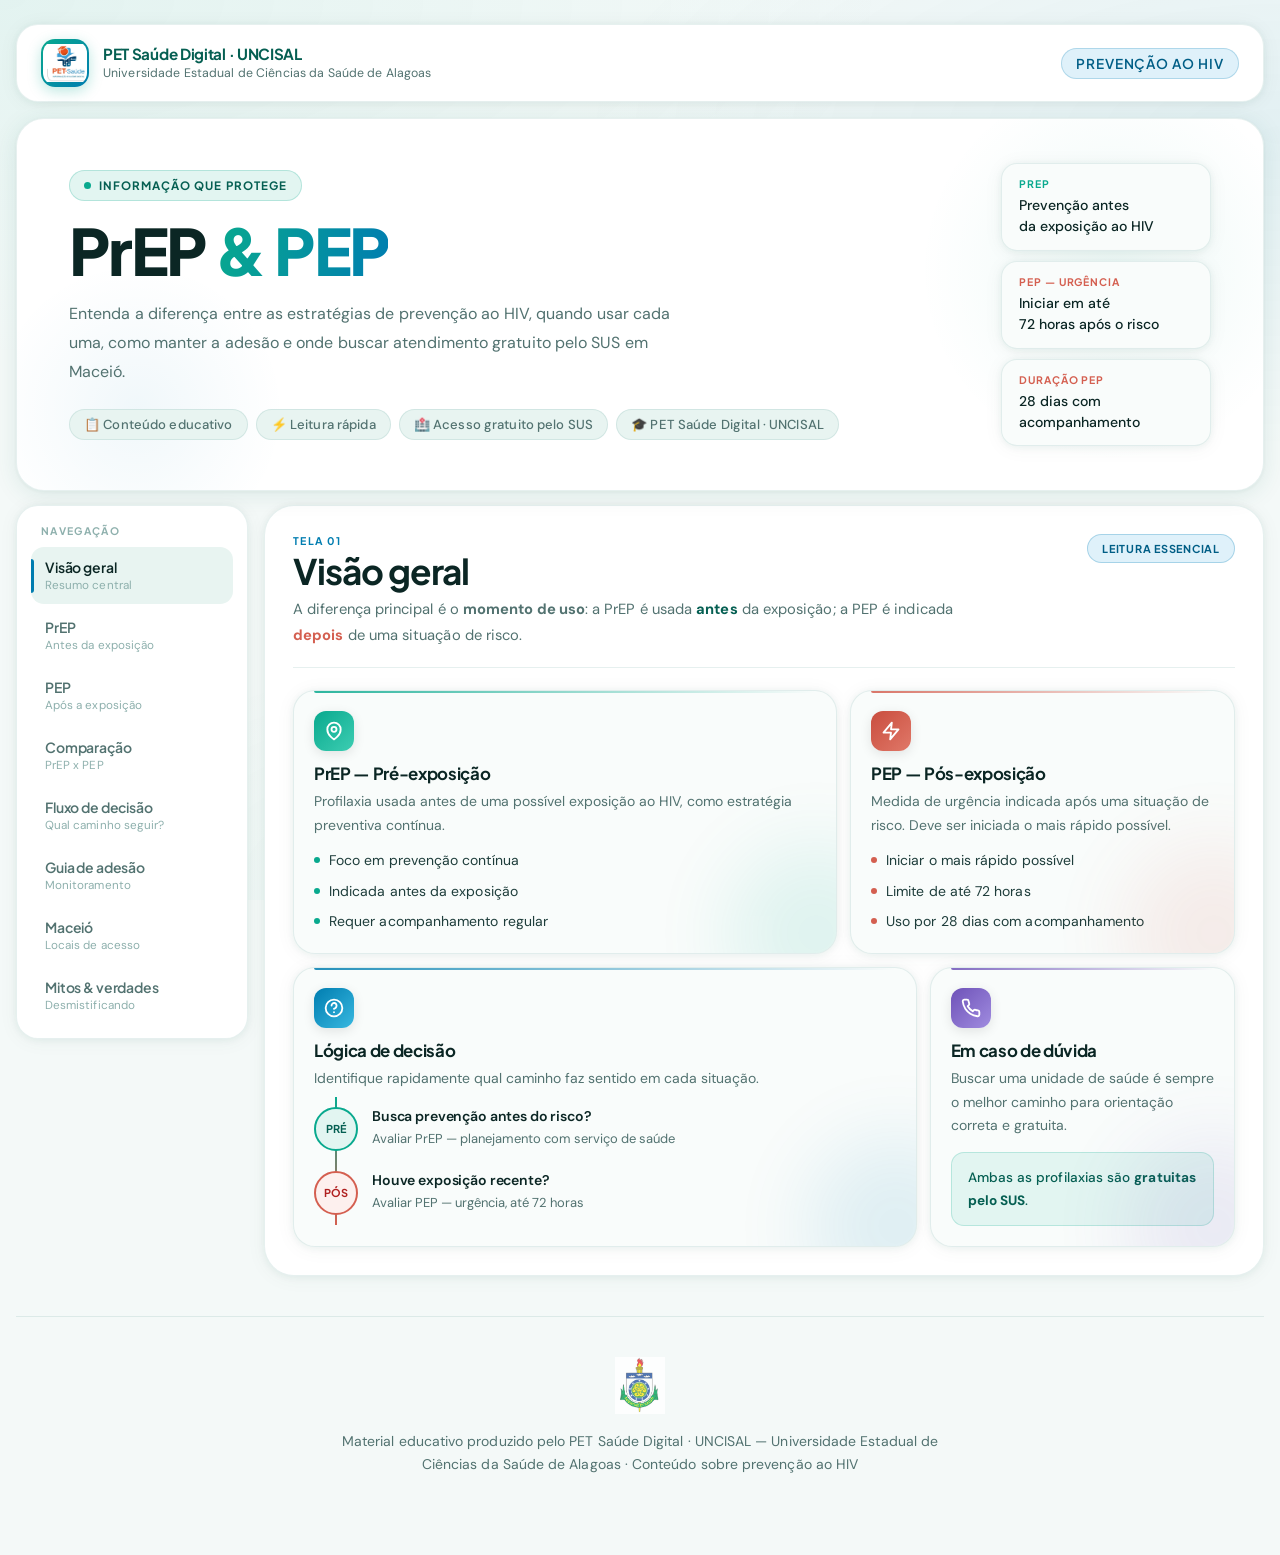
<file: Infografico_PrEP_PEP/index.html>
<!doctype html>
<html lang="pt-BR">
  <head>
    <meta charset="UTF-8" />
    <meta name="viewport" content="width=device-width, initial-scale=1.0" />
    <title>PrEP e PEP — PET Saúde Digital · UNCISAL</title>
    <link rel="preconnect" href="https://fonts.googleapis.com" />
    <link rel="preconnect" href="https://fonts.gstatic.com" crossorigin />
    <link
      href="https://fonts.googleapis.com/css2?family=Plus+Jakarta+Sans:ital,wght@0,300;0,400;0,500;0,600;0,700;0,800;1,400&family=DM+Sans:ital,opsz,wght@0,9..40,300;0,9..40,400;0,9..40,500;0,9..40,600;1,9..40,400&display=swap"
      rel="stylesheet"
    />
    <link rel="stylesheet" href="src/styles.css" />
  </head>
  <body>
    <main class="page">
      <!-- BRAND BAR -->
      <div class="brand-bar">
        <div class="brand-left">
          <div class="brand-logo">
            <img
              src="../assets/images/logo_pet.jpeg"
              alt="logo PET Saúde Digital"
              class="brand-logo-img"
            />
          </div>
          <div class="brand-text">
            <div class="brand-name">PET Saúde Digital · UNCISAL</div>
            <div class="brand-sub">
              Universidade Estadual de Ciências da Saúde de Alagoas
            </div>
          </div>
        </div>
        <div class="brand-right">
          <span class="brand-tag tag-hiv-clean">Prevenção ao HIV</span>
        </div>
      </div>

      <!-- HERO -->
      <section class="hero">
        <div class="hero-inner">
          <div>
            <div class="hero-eyebrow">
              <span class="pulse-dot"></span>Informação que protege
            </div>
            <h1>PrEP <span class="accent">&amp; PEP</span></h1>
            <p class="hero-lead">
              Entenda a diferença entre as estratégias de prevenção ao HIV,
              quando usar cada uma, como manter a adesão e onde buscar
              atendimento gratuito pelo SUS em Maceió.
            </p>
            <div class="hero-chips">
              <span class="chip">📋 Conteúdo educativo</span>
              <span class="chip">⚡ Leitura rápida</span>
              <span class="chip">🏥 Acesso gratuito pelo SUS</span>
              <span class="chip">🎓 PET Saúde Digital · UNCISAL</span>
            </div>
          </div>
          <div class="hero-stats">
            <div class="mini-stat">
              <span class="lbl prep">PrEP</span
              ><span class="val">Prevenção antes<br />da exposição ao HIV</span>
            </div>
            <div class="mini-stat">
              <span class="lbl pep">PEP — urgência</span
              ><span class="val"
                >Iniciar em até<br />72 horas após o risco</span
              >
            </div>
            <div class="mini-stat">
              <span class="lbl pep">Duração PEP</span
              ><span class="val">28 dias com<br />acompanhamento</span>
            </div>
          </div>
        </div>
      </section>

      <!-- SHELL -->
      <div class="shell">
        <aside class="sidebar">
          <span class="nav-label">Navegação</span>
          <nav class="nav">
            <button class="nav-btn btn-geral active" data-screen="geral">
              <span class="nav-btn-bar"></span
              ><span class="nav-btn-name">Visão geral</span
              ><span class="nav-btn-sub">Resumo central</span>
            </button>
            <button class="nav-btn btn-prep" data-screen="prep">
              <span class="nav-btn-bar"></span
              ><span class="nav-btn-name">PrEP</span
              ><span class="nav-btn-sub">Antes da exposição</span>
            </button>
            <button class="nav-btn btn-pep" data-screen="pep">
              <span class="nav-btn-bar"></span
              ><span class="nav-btn-name">PEP</span
              ><span class="nav-btn-sub">Após a exposição</span>
            </button>
            <button class="nav-btn btn-comp" data-screen="comparacao">
              <span class="nav-btn-bar"></span
              ><span class="nav-btn-name">Comparação</span
              ><span class="nav-btn-sub">PrEP x PEP</span>
            </button>
            <button class="nav-btn btn-timeline" data-screen="timeline">
              <span class="nav-btn-bar"></span
              ><span class="nav-btn-name">Fluxo de decisão</span
              ><span class="nav-btn-sub">Qual caminho seguir?</span>
            </button>
            <button class="nav-btn btn-adesao" data-screen="adesao">
              <span class="nav-btn-bar"></span
              ><span class="nav-btn-name">Guia de adesão</span
              ><span class="nav-btn-sub">Monitoramento</span>
            </button>
            <button class="nav-btn btn-maceio" data-screen="maceio">
              <span class="nav-btn-bar"></span
              ><span class="nav-btn-name">Maceió</span
              ><span class="nav-btn-sub">Locais de acesso</span>
            </button>
            <button class="nav-btn btn-mitos" data-screen="mitos">
              <span class="nav-btn-bar"></span
              ><span class="nav-btn-name">Mitos &amp; verdades</span
              ><span class="nav-btn-sub">Desmistificando</span>
            </button>
          </nav>
        </aside>

        <section class="content">
          <!-- 01 GERAL -->
          <div class="screen active" id="geral">
            <div class="screen-header">
              <div>
                <span class="screen-eyebrow" style="color: var(--aqua)"
                  >Tela 01</span
                >
                <h2>Visão geral</h2>
                <p class="lead">
                  A diferença principal é o <strong>momento de uso</strong>: a
                  PrEP é usada
                  <span style="color: var(--teal-dk); font-weight: 700"
                    >antes</span
                  >
                  da exposição; a PEP é indicada
                  <span style="color: var(--pep-c); font-weight: 700"
                    >depois</span
                  >
                  de uma situação de risco.
                </p>
              </div>
              <span class="badge-pill bp-aqua">Leitura essencial</span>
            </div>
            <div class="grid">
              <article class="card g-teal col-7">
                <div class="card-stripe st-teal"></div>
                <div class="icon i-teal">
                  <svg
                    viewBox="0 0 24 24"
                    fill="none"
                    stroke="white"
                    stroke-width="2.2"
                    stroke-linecap="round"
                    stroke-linejoin="round"
                  >
                    <path
                      d="M12 22s-8-4.5-8-11.8A8 8 0 0 1 12 2a8 8 0 0 1 8 8.2c0 7.3-8 11.8-8 11.8z"
                    />
                    <circle cx="12" cy="10" r="3" />
                  </svg>
                </div>
                <h3>PrEP — Pré-exposição</h3>
                <p>
                  Profilaxia usada antes de uma possível exposição ao HIV, como
                  estratégia preventiva contínua.
                </p>
                <ul class="list teal">
                  <li>Foco em prevenção contínua</li>
                  <li>Indicada antes da exposição</li>
                  <li>Requer acompanhamento regular</li>
                </ul>
              </article>
              <article class="card g-pep col-5">
                <div class="card-stripe st-pep"></div>
                <div class="icon i-pep">
                  <svg
                    viewBox="0 0 24 24"
                    fill="none"
                    stroke="white"
                    stroke-width="2.2"
                    stroke-linecap="round"
                    stroke-linejoin="round"
                  >
                    <polygon points="13 2 3 14 12 14 11 22 21 10 12 10 13 2" />
                  </svg>
                </div>
                <h3>PEP — Pós-exposição</h3>
                <p>
                  Medida de urgência indicada após uma situação de risco. Deve
                  ser iniciada o mais rápido possível.
                </p>
                <ul class="list pep">
                  <li>Iniciar o mais rápido possível</li>
                  <li>Limite de até 72 horas</li>
                  <li>Uso por 28 dias com acompanhamento</li>
                </ul>
              </article>
              <article class="card g-aqua col-8">
                <div class="card-stripe st-aqua"></div>
                <div class="icon i-aqua">
                  <svg
                    viewBox="0 0 24 24"
                    fill="none"
                    stroke="white"
                    stroke-width="2.2"
                    stroke-linecap="round"
                    stroke-linejoin="round"
                  >
                    <circle cx="12" cy="12" r="10" />
                    <path d="M9.09 9a3 3 0 1 1 5.82 1c0 2-3 3-3 3" />
                    <line x1="12" y1="17" x2="12.01" y2="17" />
                  </svg>
                </div>
                <h3>Lógica de decisão</h3>
                <p>
                  Identifique rapidamente qual caminho faz sentido em cada
                  situação.
                </p>
                <div class="decision">
                  <div class="dec-item">
                    <div class="dec-dot prep">PRÉ</div>
                    <div class="dec-content">
                      <strong>Busca prevenção antes do risco?</strong
                      ><span
                        >Avaliar PrEP — planejamento com serviço de saúde</span
                      >
                    </div>
                  </div>
                  <div class="dec-item">
                    <div class="dec-dot pep">PÓS</div>
                    <div class="dec-content">
                      <strong>Houve exposição recente?</strong
                      ><span>Avaliar PEP — urgência, até 72 horas</span>
                    </div>
                  </div>
                </div>
              </article>
              <article class="card g-violet col-4">
                <div class="card-stripe st-violet"></div>
                <div class="icon i-violet">
                  <svg
                    viewBox="0 0 24 24"
                    fill="none"
                    stroke="white"
                    stroke-width="2.2"
                    stroke-linecap="round"
                    stroke-linejoin="round"
                  >
                    <path
                      d="M22 16.92v3a2 2 0 0 1-2.18 2 19.79 19.79 0 0 1-8.63-3.07 19.5 19.5 0 0 1-6-6A19.79 19.79 0 0 1 2.12 4.18 2 2 0 0 1 4.11 2h3a2 2 0 0 1 2 1.72c.127.96.361 1.903.7 2.81a2 2 0 0 1-.45 2.11L8.09 9.91a16 16 0 0 0 6 6l1.27-1.27a2 2 0 0 1 2.11-.45c.907.339 1.85.573 2.81.7A2 2 0 0 1 22 16.92z"
                    />
                  </svg>
                </div>
                <h3>Em caso de dúvida</h3>
                <p>
                  Buscar uma unidade de saúde é sempre o melhor caminho para
                  orientação correta e gratuita.
                </p>
                <div class="hl hl-teal">
                  Ambas as profilaxias são <strong>gratuitas pelo SUS</strong>.
                </div>
              </article>
            </div>
          </div>

          <!-- 02 PREP -->
          <div class="screen" id="prep">
            <div class="screen-header">
              <div>
                <span class="screen-eyebrow" style="color: var(--teal)"
                  >Tela 02</span
                >
                <h2>PrEP</h2>
                <p class="lead">
                  Profilaxia Pré-Exposição. Usada para prevenção antes de uma
                  possível exposição ao HIV, com acompanhamento contínuo em
                  saúde.
                </p>
              </div>
              <span class="badge-pill bp-teal">Antes da exposição</span>
            </div>
            <div class="grid">
              <article class="card g-teal col-8">
                <div class="card-stripe st-teal"></div>
                <div class="icon i-teal">
                  <svg
                    viewBox="0 0 24 24"
                    fill="none"
                    stroke="white"
                    stroke-width="2.2"
                    stroke-linecap="round"
                    stroke-linejoin="round"
                  >
                    <rect x="5" y="9" width="14" height="6" rx="3" />
                    <path d="M10 9V7a2 2 0 0 1 4 0v2" />
                  </svg>
                </div>
                <h3>O que caracteriza a PrEP</h3>
                <p>
                  Faz parte das estratégias de prevenção combinada. Precisa de
                  avaliação e acompanhamento em serviço de saúde para ser
                  prescrita.
                </p>
                <ul class="list teal">
                  <li>Usada <strong>antes</strong> da exposição ao HIV</li>
                  <li>Prevenção contínua e planejada</li>
                  <li>Integra a prevenção combinada</li>
                  <li>Exige orientação e prescrição médica</li>
                  <li>Exames de acompanhamento a cada 3 meses</li>
                </ul>
              </article>
              <article class="card g-aqua col-4">
                <div class="card-stripe st-aqua"></div>
                <div class="icon i-aqua">
                  <svg
                    viewBox="0 0 24 24"
                    fill="none"
                    stroke="white"
                    stroke-width="2.2"
                    stroke-linecap="round"
                    stroke-linejoin="round"
                  >
                    <circle cx="12" cy="12" r="10" />
                    <polyline points="12 6 12 12 16 14" />
                  </svg>
                </div>
                <h3>Palavra-chave</h3>
                <p
                  style="
                    font-size: 1.3rem;
                    font-weight: 900;
                    color: var(--teal-dk);
                    font-family: &quot;Plus Jakarta Sans&quot;, sans-serif;
                    margin-top: 6px;
                  "
                >
                  Planejamento
                </p>
                <p style="margin-top: 6px">
                  Cuidado preventivo, antes do risco, com acompanhamento regular
                  no serviço de saúde.
                </p>
              </article>
              <article class="card g-gold col-12">
                <div class="card-stripe st-gold"></div>
                <div class="icon i-gold">
                  <svg
                    viewBox="0 0 24 24"
                    fill="none"
                    stroke="white"
                    stroke-width="2.2"
                    stroke-linecap="round"
                    stroke-linejoin="round"
                  >
                    <polyline points="20 6 9 17 4 12" />
                  </svg>
                </div>
                <h3>Resumo PrEP</h3>
                <p>
                  PrEP é prevenção <strong>antes</strong> da exposição. Não é
                  medida de urgência — é uma estratégia preventiva acompanhada
                  pelo serviço de saúde. Ofertada gratuitamente pelo SUS.
                </p>
              </article>
            </div>
          </div>

          <!-- 03 PEP -->
          <div class="screen" id="pep">
            <div class="screen-header">
              <div>
                <span class="screen-eyebrow" style="color: var(--pep-c)"
                  >Tela 03</span
                >
                <h2>PEP</h2>
                <p class="lead">
                  Profilaxia Pós-Exposição. Indicada após situação de risco.
                  Deve começar <strong>o mais cedo possível</strong> — limite de
                  72 horas.
                </p>
              </div>
              <span class="badge-pill bp-pep">Até 72 horas</span>
            </div>
            <div class="grid">
              <article class="card g-pep col-8">
                <div class="card-stripe st-pep"></div>
                <div class="icon i-pep">
                  <svg
                    viewBox="0 0 24 24"
                    fill="none"
                    stroke="white"
                    stroke-width="2.2"
                    stroke-linecap="round"
                    stroke-linejoin="round"
                  >
                    <polygon points="13 2 3 14 12 14 11 22 21 10 12 10 13 2" />
                  </svg>
                </div>
                <h3>O que caracteriza a PEP</h3>
                <p>
                  É uma medida de urgência. O atendimento deve ser procurado
                  imediatamente após a exposição de risco.
                </p>
                <ul class="list pep">
                  <li>Indicada <strong>após</strong> situação de risco</li>
                  <li>Iniciar o mais cedo possível</li>
                  <li>Limite de até <strong>72 horas</strong></li>
                  <li>Uso contínuo por <strong>28 dias</strong></li>
                  <li>Com acompanhamento e exames no serviço</li>
                </ul>
                <div class="hl hl-pep">
                  Quanto antes a PEP for iniciada, melhor a efetividade. Ela
                  <strong>não substitui</strong> a PrEP — têm funções
                  diferentes.
                </div>
              </article>
              <article class="card g-violet col-4">
                <div class="card-stripe st-violet"></div>
                <div class="icon i-violet">
                  <svg
                    viewBox="0 0 24 24"
                    fill="none"
                    stroke="white"
                    stroke-width="2.2"
                    stroke-linecap="round"
                    stroke-linejoin="round"
                  >
                    <path
                      d="M10.29 3.86 1.82 18a2 2 0 0 0 1.71 3h16.94a2 2 0 0 0 1.71-3L13.71 3.86a2 2 0 0 0-3.42 0z"
                    />
                    <line x1="12" y1="9" x2="12" y2="13" />
                    <line x1="12" y1="17" x2="12.01" y2="17" />
                  </svg>
                </div>
                <h3>Palavra-chave</h3>
                <p
                  style="
                    font-size: 1.3rem;
                    font-weight: 900;
                    color: var(--pep-c);
                    font-family: &quot;Plus Jakarta Sans&quot;, sans-serif;
                    margin-top: 6px;
                  "
                >
                  Urgência
                </p>
                <p style="margin-top: 6px">
                  Procure a unidade de saúde ou UPA mais próxima imediatamente.
                  Não espere.
                </p>
              </article>
              <article class="card g-gold col-12">
                <div class="card-stripe st-gold"></div>
                <div class="icon i-gold">
                  <svg
                    viewBox="0 0 24 24"
                    fill="none"
                    stroke="white"
                    stroke-width="2.2"
                    stroke-linecap="round"
                    stroke-linejoin="round"
                  >
                    <polyline points="20 6 9 17 4 12" />
                  </svg>
                </div>
                <h3>Resumo PEP</h3>
                <p>
                  PEP é prevenção <strong>após</strong> a exposição. Limite de
                  72 horas e duração de 28 dias. A palavra-chave é
                  <strong style="color: var(--pep-c)">urgência</strong>.
                  Disponível nas UPAs e SAE gratuitamente.
                </p>
              </article>
            </div>
          </div>

          <!-- 04 COMPARAÇÃO -->
          <div class="screen" id="comparacao">
            <div class="screen-header">
              <div>
                <span class="screen-eyebrow" style="color: var(--violet)"
                  >Tela 04</span
                >
                <h2>Comparação</h2>
                <p class="lead">
                  As duas estratégias ajudam na prevenção ao HIV, mas o momento
                  de uso é diferente — e isso faz toda a diferença na
                  efetividade.
                </p>
              </div>
              <span class="badge-pill bp-violet">PrEP x PEP</span>
            </div>
            <div class="grid">
              <article
                class="card col-12"
                style="
                  background: transparent;
                  border-color: transparent;
                  box-shadow: none;
                  padding: 0;
                "
              >
                <div class="compare-grid">
                  <div class="compare-col prep">
                    <h4>🛡️ PrEP</h4>
                    <ul class="list teal">
                      <li>Antes da exposição</li>
                      <li>Prevenção contínua e planejada</li>
                      <li>Uso diário (ou sob demanda)</li>
                      <li>Consultas a cada 3 meses</li>
                      <li>Exames de rotina incluídos</li>
                    </ul>
                  </div>
                  <div class="compare-col pep">
                    <h4>⚡ PEP</h4>
                    <ul class="list pep">
                      <li>Depois da exposição</li>
                      <li>Resposta rápida de urgência</li>
                      <li>Até 72 horas para iniciar</li>
                      <li>Uso por 28 dias contínuos</li>
                      <li>Acompanhamento pós-tratamento</li>
                    </ul>
                  </div>
                </div>
              </article>
              <article class="card g-aqua col-12">
                <div class="card-stripe st-aqua"></div>
                <div class="icon i-aqua">
                  <svg
                    viewBox="0 0 24 24"
                    fill="none"
                    stroke="white"
                    stroke-width="2.2"
                    stroke-linecap="round"
                    stroke-linejoin="round"
                  >
                    <rect x="3" y="3" width="18" height="18" rx="2" />
                    <line x1="3" y1="9" x2="21" y2="9" />
                    <line x1="9" y1="21" x2="9" y2="9" />
                  </svg>
                </div>
                <h3>Comparativo rápido — 4 pontos-chave</h3>
                <table class="comp-table">
                  <thead>
                    <tr>
                      <th></th>
                      <th class="th-prep">PrEP</th>
                      <th class="th-pep">PEP</th>
                    </tr>
                  </thead>
                  <tbody>
                    <tr>
                      <td class="row-label">Objetivo</td>
                      <td>Prevenir antes do risco</td>
                      <td>Agir após o risco</td>
                    </tr>
                    <tr>
                      <td class="row-label">Duração</td>
                      <td>Contínua (enquanto há risco)</td>
                      <td>28 dias fixos</td>
                    </tr>
                    <tr>
                      <td class="row-label">Urgência</td>
                      <td>Não — é planejada</td>
                      <td>Sim — máximo 72h</td>
                    </tr>
                    <tr>
                      <td class="row-label">Efetividade</td>
                      <td>+99% (uso correto)</td>
                      <td>Alta — quanto antes melhor</td>
                    </tr>
                  </tbody>
                </table>
              </article>
              <article class="card g-teal col-12">
                <div class="card-stripe st-teal"></div>
                <div class="icon i-teal">
                  <svg
                    viewBox="0 0 24 24"
                    fill="none"
                    stroke="white"
                    stroke-width="2.2"
                    stroke-linecap="round"
                    stroke-linejoin="round"
                  >
                    <line x1="8" y1="6" x2="21" y2="6" />
                    <line x1="8" y1="12" x2="21" y2="12" />
                    <line x1="8" y1="18" x2="21" y2="18" />
                    <line x1="3" y1="6" x2="3.01" y2="6" />
                    <line x1="3" y1="12" x2="3.01" y2="12" />
                    <line x1="3" y1="18" x2="3.01" y2="18" />
                  </svg>
                </div>
                <h3>Passo a passo de orientação</h3>
                <div class="steps">
                  <div class="step">
                    <div class="step-num">1</div>
                    <div>
                      <strong>Entender a situação</strong>
                      <p>
                        Prevenção antes do risco (PrEP) ou conduta após
                        exposição (PEP)?
                      </p>
                    </div>
                  </div>
                  <div class="step">
                    <div class="step-num">2</div>
                    <div>
                      <strong>Buscar atendimento</strong>
                      <p>
                        Procurar uma unidade de saúde. Em caso de PEP, ir com
                        urgência — sem esperar.
                      </p>
                    </div>
                  </div>
                  <div class="step">
                    <div class="step-num">3</div>
                    <div>
                      <strong>Manter acompanhamento</strong>
                      <p>
                        Seguir exames, orientações e monitoramento do serviço de
                        saúde.
                      </p>
                    </div>
                  </div>
                </div>
              </article>
            </div>
          </div>

          <!-- 05 FLUXO DE DECISÃO -->
          <div class="screen" id="timeline">
            <div class="screen-header">
              <div>
                <span class="screen-eyebrow" style="color: var(--sky)"
                  >Tela 05</span
                >
                <h2>Fluxo de decisão</h2>
                <p class="lead">
                  Responda às perguntas abaixo para entender qual caminho faz
                  sentido em cada situação. Toque para ver a resposta.
                </p>
              </div>
              <span class="badge-pill bp-sky">Interativo</span>
            </div>
            <div class="grid">
              <article class="card g-aqua col-12">
                <div class="card-stripe st-sky"></div>
                <div class="icon i-sky">
                  <svg
                    viewBox="0 0 24 24"
                    fill="none"
                    stroke="white"
                    stroke-width="2.2"
                    stroke-linecap="round"
                    stroke-linejoin="round"
                  >
                    <circle cx="12" cy="12" r="10" />
                    <polyline points="12 8 12 12 14 14" />
                  </svg>
                </div>
                <h3>Perguntas-chave para decisão</h3>
                <div class="timeline">
                  <div class="timeline-question" onclick="toggleTQ(this)">
                    <div class="tq-left">
                      <div class="tq-num">1</div>
                      <span class="tq-text"
                        >Houve uma situação de risco para HIV nas últimas 72
                        horas?</span
                      >
                    </div>
                    <span class="tq-arrow">▼</span>
                  </div>
                  <div class="tq-answer">
                    <span class="tq-ans-tag tag-pep">→ PEP</span>
                    <p>
                      Se houve exposição recente ao HIV (relação sexual sem
                      preservativo, compartilhamento de seringa, acidente com
                      material biológico), procure uma UPA ou SAE
                      <strong>imediatamente</strong>. A PEP deve ser iniciada em
                      até 72 horas — quanto antes, maior a efetividade.
                    </p>
                  </div>

                  <div class="timeline-question" onclick="toggleTQ(this)">
                    <div class="tq-left">
                      <div class="tq-num">2</div>
                      <span class="tq-text"
                        >Você tem situações de risco recorrentes e deseja se
                        proteger preventivamente?</span
                      >
                    </div>
                    <span class="tq-arrow">▼</span>
                  </div>
                  <div class="tq-answer">
                    <span class="tq-ans-tag tag-prep">→ PrEP</span>
                    <p>
                      A PrEP é indicada para pessoas com risco contínuo de
                      contrair HIV. Converse com o serviço de saúde para
                      avaliação e prescrição gratuita pelo SUS.
                    </p>
                  </div>

                  <div class="timeline-question" onclick="toggleTQ(this)">
                    <div class="tq-left">
                      <div class="tq-num">3</div>
                      <span class="tq-text"
                        >Já tomei PEP antes. Posso precisar de novo?</span
                      >
                    </div>
                    <span class="tq-arrow">▼</span>
                  </div>
                  <div class="tq-answer">
                    <span class="tq-ans-tag tag-ambos">→ Avaliar PrEP</span>
                    <p>
                      O uso repetido de PEP pode indicar risco contínuo — o
                      perfil ideal para a PrEP. Converse com o profissional de
                      saúde sobre a transição para a PrEP, que oferece proteção
                      contínua e planejada.
                    </p>
                  </div>

                  <div class="timeline-question" onclick="toggleTQ(this)">
                    <div class="tq-left">
                      <div class="tq-num">4</div>
                      <span class="tq-text"
                        >Já passaram mais de 72 horas da exposição. E
                        agora?</span
                      >
                    </div>
                    <span class="tq-arrow">▼</span>
                  </div>
                  <div class="tq-answer">
                    <span class="tq-ans-tag tag-nenhum"
                      >→ Orientação no serviço</span
                    >
                    <p>
                      A PEP perde efetividade após 72 horas e não é recomendada.
                      Procure um serviço de saúde para aconselhamento, testagem
                      para HIV e outras ISTs, e para avaliar se a PrEP faz
                      sentido como estratégia futura.
                    </p>
                  </div>

                  <div class="timeline-question" onclick="toggleTQ(this)">
                    <div class="tq-left">
                      <div class="tq-num">5</div>
                      <span class="tq-text"
                        >Posso usar PrEP e PEP ao mesmo tempo?</span
                      >
                    </div>
                    <span class="tq-arrow">▼</span>
                  </div>
                  <div class="tq-answer">
                    <span class="tq-ans-tag tag-ambos"
                      >→ Sim, com orientação</span
                    >
                    <p>
                      Quem está em uso de PrEP e teve uma exposição de risco
                      pode fazer avaliação para PEP. Converse com o profissional
                      de saúde para a conduta correta. Não interrompa a PrEP sem
                      orientação médica.
                    </p>
                  </div>
                </div>
              </article>
            </div>
          </div>

          <!-- 06 ADESÃO -->
          <div class="screen" id="adesao">
            <div class="screen-header">
              <div>
                <span class="screen-eyebrow" style="color: var(--gold)"
                  >Tela 06</span
                >
                <h2>Guia de adesão</h2>
                <p class="lead">
                  Calendário de cuidados, adesão diária, exames necessários e
                  possíveis efeitos colaterais — para manter a proteção em dia.
                </p>
              </div>
              <span class="badge-pill bp-gold">Monitoramento</span>
            </div>
            <div class="grid">
              <article class="card g-teal col-7">
                <div class="card-stripe st-teal"></div>
                <div class="icon i-teal">
                  <svg
                    viewBox="0 0 24 24"
                    fill="none"
                    stroke="white"
                    stroke-width="2.2"
                    stroke-linecap="round"
                    stroke-linejoin="round"
                  >
                    <rect x="3" y="4" width="18" height="18" rx="2" />
                    <line x1="16" y1="2" x2="16" y2="6" />
                    <line x1="8" y1="2" x2="8" y2="6" />
                    <line x1="3" y1="10" x2="21" y2="10" />
                  </svg>
                </div>
                <h3>Adesão PrEP — checklist</h3>
                <p>Marque os cuidados conforme você realiza:</p>
                <div class="checklist">
                  <div class="check-item">
                    <div class="check-box" onclick="toggleCheck(this)"></div>
                    Tomar o comprimido diariamente no mesmo horário
                  </div>
                  <div class="check-item">
                    <div class="check-box" onclick="toggleCheck(this)"></div>
                    Retornar ao serviço a cada 3 meses
                  </div>
                  <div class="check-item">
                    <div class="check-box" onclick="toggleCheck(this)"></div>
                    Realizar teste de HIV a cada consulta
                  </div>
                  <div class="check-item">
                    <div class="check-box" onclick="toggleCheck(this)"></div>
                    Realizar exames de função renal
                  </div>
                  <div class="check-item">
                    <div class="check-box" onclick="toggleCheck(this)"></div>
                    Testar para outras ISTs periodicamente
                  </div>
                  <div class="check-item">
                    <div class="check-box" onclick="toggleCheck(this)"></div>
                    Não interromper sem orientação médica
                  </div>
                </div>
              </article>
              <article class="card g-pep col-5">
                <div class="card-stripe st-pep"></div>
                <div class="icon i-pep">
                  <svg
                    viewBox="0 0 24 24"
                    fill="none"
                    stroke="white"
                    stroke-width="2.2"
                    stroke-linecap="round"
                    stroke-linejoin="round"
                  >
                    <polyline points="9 11 12 14 22 4" />
                    <path
                      d="M21 12v7a2 2 0 0 1-2 2H5a2 2 0 0 1-2-2V5a2 2 0 0 1 2-2h11"
                    />
                  </svg>
                </div>
                <h3>Adesão PEP — checklist</h3>
                <div class="checklist">
                  <div class="check-item">
                    <div class="check-box" onclick="toggleCheck(this)"></div>
                    Iniciar dentro de 72 horas
                  </div>
                  <div class="check-item">
                    <div class="check-box" onclick="toggleCheck(this)"></div>
                    Tomar diariamente por 28 dias
                  </div>
                  <div class="check-item">
                    <div class="check-box" onclick="toggleCheck(this)"></div>
                    Não falhar nenhum dia
                  </div>
                  <div class="check-item">
                    <div class="check-box" onclick="toggleCheck(this)"></div>
                    Retornar ao serviço conforme agendado
                  </div>
                  <div class="check-item">
                    <div class="check-box" onclick="toggleCheck(this)"></div>
                    Realizar teste de HIV ao final
                  </div>
                </div>
              </article>
              <article class="card g-gold col-12">
                <div class="card-stripe st-gold"></div>
                <div class="icon i-gold">
                  <svg
                    viewBox="0 0 24 24"
                    fill="none"
                    stroke="white"
                    stroke-width="2.2"
                    stroke-linecap="round"
                    stroke-linejoin="round"
                  >
                    <path
                      d="M10.29 3.86 1.82 18a2 2 0 0 0 1.71 3h16.94a2 2 0 0 0 1.71-3L13.71 3.86a2 2 0 0 0-3.42 0z"
                    />
                    <line x1="12" y1="9" x2="12" y2="13" />
                    <line x1="12" y1="17" x2="12.01" y2="17" />
                  </svg>
                </div>
                <h3>Possíveis efeitos colaterais</h3>
                <div class="adesao-grid">
                  <div class="adesao-item">
                    <span class="adesao-icon">🤢</span
                    ><strong>Náuseas e enjoo</strong>
                    <p>
                      Mais comuns nas primeiras semanas. Tomar com alimento pode
                      ajudar.
                    </p>
                  </div>
                  <div class="adesao-item">
                    <span class="adesao-icon">😴</span><strong>Cansaço</strong>
                    <p>
                      Pode ocorrer no início do tratamento. Tende a diminuir com
                      o tempo.
                    </p>
                  </div>
                  <div class="adesao-item">
                    <span class="adesao-icon">🤕</span
                    ><strong>Dor de cabeça</strong>
                    <p>Efeito passageiro. Reportar ao serviço se persistir.</p>
                  </div>
                  <div class="adesao-item">
                    <span class="adesao-icon">🏥</span
                    ><strong>Quando buscar ajuda</strong>
                    <p>
                      Qualquer efeito intenso ou persistente deve ser relatado
                      ao profissional de saúde imediatamente.
                    </p>
                  </div>
                </div>
              </article>
            </div>
          </div>

          <!-- 07 MACEIÓ -->
          <div class="screen" id="maceio">
            <div class="screen-header">
              <div>
                <span class="screen-eyebrow" style="color: var(--sage)"
                  >Tela 07</span
                >
                <h2>Maceió</h2>
                <p class="lead">
                  Locais de acesso à PrEP e PEP na cidade. Todos oferecem
                  atendimento <strong>gratuito pelo SUS</strong>.
                </p>
              </div>
              <span class="badge-pill bp-sage">Acesso local</span>
            </div>
            <div class="grid">
              <article class="card g-sage col-12">
                <div class="card-stripe st-sage"></div>
                <div class="icon i-sage">
                  <svg
                    viewBox="0 0 24 24"
                    fill="none"
                    stroke="white"
                    stroke-width="2.2"
                    stroke-linecap="round"
                    stroke-linejoin="round"
                  >
                    <path
                      d="M12 21s-6-5.1-6-11a6 6 0 1 1 12 0c0 5.9-6 11-6 11z"
                    />
                    <circle cx="12" cy="10" r="2.5" />
                  </svg>
                </div>
                <h3>Unidades de saúde — PrEP</h3>
                <div class="places-grid">
                  <div class="place-item">
                    <span class="place-dot"></span>PAM Salgadinho – Bloco I
                    (Poço)
                  </div>
                  <div class="place-item">
                    <span class="place-dot"></span>UBS Telessaúde Caetés
                    (Benedito Bentes)
                  </div>
                  <div class="place-item">
                    <span class="place-dot"></span>URS Hamilton Falcão (Benedito
                    Bentes)
                  </div>
                  <div class="place-item">
                    <span class="place-dot"></span>UBS Tereza Barbosa (Eustáquio
                    Gomes)
                  </div>
                  <div class="place-item">
                    <span class="place-dot"></span>UBS Felício Napoleão (Aldeia
                    do Índio)
                  </div>
                  <div class="place-item">
                    <span class="place-dot"></span>UBS José Araújo (Jacintinho)
                  </div>
                  <div class="place-item">
                    <span class="place-dot"></span>Clínica da Família Dr. João
                    Fireman (Jacintinho)
                  </div>
                  <div class="place-item">
                    <span class="place-dot"></span>UBS Osvaldo Brandão Vilela
                    (Ponta da Terra)
                  </div>
                  <div class="place-item">
                    <span class="place-dot"></span>SAE Dr. Marcelo Constant
                    (Trapiche)
                  </div>
                </div>
              </article>
              <article class="card g-pep col-6">
                <div class="card-stripe st-pep"></div>
                <div class="icon i-pep">
                  <svg
                    viewBox="0 0 24 24"
                    fill="none"
                    stroke="white"
                    stroke-width="2.2"
                    stroke-linecap="round"
                    stroke-linejoin="round"
                  >
                    <polygon points="13 2 3 14 12 14 11 22 21 10 12 10 13 2" />
                  </svg>
                </div>
                <h3>PEP — Urgência 24h</h3>
                <p>
                  Em caso de urgência, procure qualquer
                  <strong>UPA (Unidade de Pronto Atendimento)</strong> de
                  Maceió. A PEP está disponível 24 horas.
                </p>
                <div class="hl hl-pep">Não espere. Vá imediatamente.</div>
              </article>
              <article class="card g-teal col-6">
                <div class="card-stripe st-teal"></div>
                <div class="icon i-teal">
                  <svg
                    viewBox="0 0 24 24"
                    fill="none"
                    stroke="white"
                    stroke-width="2.2"
                    stroke-linecap="round"
                    stroke-linejoin="round"
                  >
                    <path
                      d="M22 16.92v3a2 2 0 0 1-2.18 2 19.79 19.79 0 0 1-8.63-3.07 19.5 19.5 0 0 1-6-6A19.79 19.79 0 0 1 2.12 4.18 2 2 0 0 1 4.11 2h3a2 2 0 0 1 2 1.72c.127.96.361 1.903.7 2.81a2 2 0 0 1-.45 2.11L8.09 9.91a16 16 0 0 0 6 6l1.27-1.27a2 2 0 0 1 2.11-.45c.907.339 1.85.573 2.81.7A2 2 0 0 1 22 16.92z"
                    />
                  </svg>
                </div>
                <h3>Dúvidas sobre atendimento?</h3>
                <p>
                  Procure o <strong>SAE Dr. Marcelo Constant</strong> no
                  Trapiche para orientação especializada em PrEP e PEP.
                </p>
                <div class="hl hl-teal">
                  Atendimento <strong>gratuito</strong> pelo SUS.
                </div>
              </article>
            </div>

            <!-- OUTROS MUNICÍPIOS -->
            <div
              class="section-header"
              style="
                margin-top: 24px;
                display: flex;
                align-items: center;
                gap: 10px;
                margin-bottom: 14px;
              "
            >
              <div
                style="
                  width: 10px;
                  height: 10px;
                  border-radius: 50%;
                  background: var(--teal);
                  flex-shrink: 0;
                "
              ></div>
              <span
                style="
                  font-family: &quot;Plus Jakarta Sans&quot;, sans-serif;
                  font-size: 15px;
                  font-weight: 800;
                  color: var(--text);
                "
                >Outros municípios de Alagoas</span
              >
              <div
                style="flex: 1; height: 1px; background: var(--border)"
              ></div>
            </div>
            <div class="grid">
              <article class="card g-teal col-12">
                <div class="card-stripe st-teal"></div>
                <div class="icon i-teal">
                  <svg
                    viewBox="0 0 24 24"
                    fill="none"
                    stroke="white"
                    stroke-width="2.2"
                    stroke-linecap="round"
                    stroke-linejoin="round"
                  >
                    <path
                      d="M12 21s-6-5.1-6-11a6 6 0 1 1 12 0c0 5.9-6 11-6 11z"
                    />
                    <circle cx="12" cy="10" r="2.5" />
                  </svg>
                </div>
                <h3>Unidades de saúde — interior de AL</h3>
                <div class="places-grid">
                  <div class="place-item">
                    <span class="place-dot"></span>
                    <div>
                      <strong style="color: var(--teal-dk); font-size: 0.82rem"
                        >Arapiraca</strong
                      ><br />SAE Arapiraca
                    </div>
                  </div>
                  <div class="place-item">
                    <span class="place-dot"></span>
                    <div>
                      <strong style="color: var(--teal-dk); font-size: 0.82rem"
                        >Colônia Leopoldina</strong
                      ><br />Unidade Mista Maria Loureiro Cavalcante
                    </div>
                  </div>
                  <div class="place-item">
                    <span class="place-dot"></span>
                    <div>
                      <strong style="color: var(--teal-dk); font-size: 0.82rem"
                        >Craíbas</strong
                      ><br />UBS Cohab
                    </div>
                  </div>
                  <div class="place-item">
                    <span class="place-dot"></span>
                    <div>
                      <strong style="color: var(--teal-dk); font-size: 0.82rem"
                        >Delmiro Gouveia</strong
                      ><br />CTA Delmiro Gouveia
                    </div>
                  </div>
                  <div class="place-item">
                    <span class="place-dot"></span>
                    <div>
                      <strong style="color: var(--teal-dk); font-size: 0.82rem"
                        >Maragogi</strong
                      ><br />CTA Maragogi
                    </div>
                  </div>
                  <div class="place-item">
                    <span class="place-dot"></span>
                    <div>
                      <strong style="color: var(--teal-dk); font-size: 0.82rem"
                        >Palmeira dos Índios</strong
                      ><br />SAE Palmeira dos Índios
                    </div>
                  </div>
                  <div class="place-item">
                    <span class="place-dot"></span>
                    <div>
                      <strong style="color: var(--teal-dk); font-size: 0.82rem"
                        >Penedo</strong
                      ><br />Complexo de Saúde Dr. Hélio Lopes
                    </div>
                  </div>
                  <div class="place-item">
                    <span class="place-dot"></span>
                    <div>
                      <strong style="color: var(--teal-dk); font-size: 0.82rem"
                        >Pilar</strong
                      ><br />PSF Forno II
                    </div>
                  </div>
                  <div class="place-item">
                    <span class="place-dot"></span>
                    <div>
                      <strong style="color: var(--teal-dk); font-size: 0.82rem"
                        >União dos Palmares</strong
                      ><br />SAE União dos Palmares
                    </div>
                  </div>
                </div>
              </article>
            </div>
          </div>
          <div class="screen" id="mitos">
            <div class="screen-header">
              <div>
                <span class="screen-eyebrow" style="color: #b05cbc"
                  >Tela 08</span
                >
                <h2>Mitos &amp; verdades</h2>
                <p class="lead">
                  Informação correta é prevenção. Toque em cada afirmação para
                  descobrir se é mito ou verdade.
                </p>
              </div>
              <span class="badge-pill bp-purple">Desmistificando</span>
            </div>
            <div class="grid">
              <article class="card g-purple col-12">
                <div class="card-stripe st-purple"></div>
                <div class="icon i-purple">
                  <svg
                    viewBox="0 0 24 24"
                    fill="none"
                    stroke="white"
                    stroke-width="2.2"
                    stroke-linecap="round"
                    stroke-linejoin="round"
                  >
                    <circle cx="12" cy="12" r="10" />
                    <line x1="12" y1="8" x2="12" y2="12" />
                    <line x1="12" y1="16" x2="12.01" y2="16" />
                  </svg>
                </div>
                <h3>Toque para revelar</h3>

                <div class="mito-item">
                  <div class="mito-header" onclick="toggleMito(this)">
                    <span class="mito-tag-m">Mito?</span
                    ><span class="mito-q"
                      >A PrEP elimina a necessidade de usar preservativo</span
                    >
                  </div>
                  <div class="mito-body">
                    <span
                      class="mito-tag-m"
                      style="display: inline-block; margin-bottom: 8px"
                      >MITO</span
                    >
                    <p>
                      A PrEP protege contra o HIV, mas
                      <strong>não protege contra outras ISTs</strong> como
                      sífilis, gonorreia e clamídia. O preservativo continua
                      sendo importante como parte da prevenção combinada.
                    </p>
                  </div>
                </div>
                <div class="mito-item">
                  <div class="mito-header" onclick="toggleMito(this)">
                    <span class="mito-tag-v">Verdade?</span
                    ><span class="mito-q"
                      >A PEP pode ser tomada em qualquer UPA gratuitamente</span
                    >
                  </div>
                  <div class="mito-body">
                    <span
                      class="mito-tag-v"
                      style="display: inline-block; margin-bottom: 8px"
                      >VERDADE</span
                    >
                    <p>
                      A PEP está disponível em
                      <strong>UPAs, prontos-socorros e SAEs</strong> de forma
                      gratuita pelo SUS. Você não precisa de encaminhamento —
                      apenas comparecer ao serviço e relatar a situação de
                      risco.
                    </p>
                  </div>
                </div>
                <div class="mito-item">
                  <div class="mito-header" onclick="toggleMito(this)">
                    <span class="mito-tag-m">Mito?</span
                    ><span class="mito-q"
                      >Se esqueci um dia da PEP, devo parar o tratamento</span
                    >
                  </div>
                  <div class="mito-body">
                    <span
                      class="mito-tag-m"
                      style="display: inline-block; margin-bottom: 8px"
                      >MITO</span
                    >
                    <p>
                      Se esquecer uma dose, tome assim que lembrar e continue o
                      tratamento. <strong>Não interrompa a PEP</strong> sem
                      orientação médica. A continuidade de 28 dias é essencial
                      para a efetividade.
                    </p>
                  </div>
                </div>
                <div class="mito-item">
                  <div class="mito-header" onclick="toggleMito(this)">
                    <span class="mito-tag-m">Mito?</span
                    ><span class="mito-q"
                      >PrEP e PEP são apenas para grupos específicos</span
                    >
                  </div>
                  <div class="mito-body">
                    <span
                      class="mito-tag-m"
                      style="display: inline-block; margin-bottom: 8px"
                      >MITO</span
                    >
                    <p>
                      Qualquer pessoa com risco de contrair HIV pode ter acesso
                      à PrEP e à PEP, independente de gênero ou orientação
                      sexual. O critério é o
                      <strong>risco de exposição ao HIV</strong>, avaliado pelo
                      profissional de saúde.
                    </p>
                  </div>
                </div>
                <div class="mito-item">
                  <div class="mito-header" onclick="toggleMito(this)">
                    <span class="mito-tag-v">Verdade?</span
                    ><span class="mito-q"
                      >A PrEP é altamente efetiva quando usada
                      corretamente</span
                    >
                  </div>
                  <div class="mito-body">
                    <span
                      class="mito-tag-v"
                      style="display: inline-block; margin-bottom: 8px"
                      >VERDADE</span
                    >
                    <p>
                      Quando usada corretamente e de forma contínua, a PrEP pode
                      reduzir o risco de contrair HIV em
                      <strong>mais de 99%</strong>. A adesão correta é
                      fundamental para garantir a efetividade.
                    </p>
                  </div>
                </div>
                <div class="mito-item">
                  <div class="mito-header" onclick="toggleMito(this)">
                    <span class="mito-tag-m">Mito?</span
                    ><span class="mito-q"
                      >A PEP é só para quem sabia que teria risco</span
                    >
                  </div>
                  <div class="mito-body">
                    <span
                      class="mito-tag-m"
                      style="display: inline-block; margin-bottom: 8px"
                      >MITO</span
                    >
                    <p>
                      A PEP é exatamente para situações
                      <strong>não planejadas</strong> — é uma medida de
                      urgência. Qualquer pessoa que tenha tido uma exposição de
                      risco ao HIV nas últimas 72 horas pode e deve buscar
                      avaliação.
                    </p>
                  </div>
                </div>
              </article>
            </div>
          </div>
        </section>
      </div>

      <footer class="footer-container">
        <img
          src="../assets/images/logo_uncisal.jpeg"
          alt="logo UNCISAL"
          class="footer-logo"
        />
        <p class="footer-text">
          Material educativo produzido pelo PET Saúde Digital · UNCISAL —
          Universidade Estadual de Ciências da Saúde de Alagoas · Conteúdo sobre
          prevenção ao HIV
        </p>
      </footer>
    </main>
    <script src="script.js"></script>
  </body>
</html>
</file>
<file: ChatBoot/src/styles.css>
*, *::before, *::after { box-sizing: border-box;
   margin: 0; 
   padding: 0; 
  }
 
:root {
  --teal-dark:    #0d4f6e;
  --teal-mid:     #0e7fa8;
  --teal-light:   #e0f5fb;
  --teal-bubble:  #c8eef7;
  --green-light:  #d6f5e8;
  --green-mid:    #2ab87a;
  --blue-navy:    #0a3d62;
  --blue-mid:     #1565c0;
  --blue-light:   #e3f0fc;
  --grad-start:   #0a3d62;
  --grad-end:     #0e7fa8;
  --text-main:    #0d2137;
  --text-muted:   #4a6278;
  --text-light:   #8aa0b0;
  --border:       rgba(13,79,110,0.12);
  --white:        #ffffff;
  --bg:           #f0f8fc;
  --radius:       18px;
  --radius-sm:    10px;
  --font:         'Plus Jakarta Sans', sans-serif;
}
 
html { height: 100%; }
body {
  font-family: var(--font);
  background: var(--bg);
  height: 100%;
  display: flex;
  flex-direction: column;
  overflow: hidden;
  -webkit-font-smoothing: antialiased;
}
 
/* ── Splash ─────────────────────────────────── */
#splash {
  position: fixed; inset: 0;
  background: linear-gradient(160deg, #0a3d62 0%, #0d6a8e 50%, #0e9fba 100%);
  display: flex; flex-direction: column;
  align-items: center; justify-content: center;
  gap: 0; z-index: 100;
  transition: opacity 0.5s ease, transform 0.5s ease;
  padding: 32px 24px;
}
#splash.hide { opacity: 0; 
  transform: scale(1.04); 
  pointer-events: none; 
}
 
/* Logos institucionais lado a lado */
.splash-logos {
  display: flex; align-items: center; gap: 18px;
  margin-bottom: 28px;
}
.splash-logos .divider {
  width: 1px; height: 54px;
  background: rgba(255,255,255,0.25);
}
 
/* Logo HEHA */
.logo-heha {
  display: flex; 
  flex-direction: column; 
  align-items: center; 
  gap: 8px;
}
.logo-heha-icon {
  width: 68px; height: 68px; border-radius: 18px;
  background: rgba(255,255,255,0.95);
  border: 1.5px solid rgba(255,255,255,0.22);
  display: flex; align-items: center; justify-content: center;
  animation: pulse 2.4s infinite;
  overflow: hidden;
  padding: 0;
}
.logo-heha-icon svg { width: 38px; height: 38px; }
.logo-heha-label {
  font-size: 10px; font-weight: 600; letter-spacing: 0.08em;
  color: rgba(255,255,255,0.7); text-transform: uppercase;
}
 
/* Logo PET Saúde Digital */
.logo-pet {
  display: flex; flex-direction: column; align-items: center; gap: 8px;
}
.logo-pet-icon {
  width: 68px; height: 68px; border-radius: 18px;
  background: rgba(255,255,255,0.95);
  border: 1.5px solid rgba(255,255,255,0.22);
  display: flex; align-items: center; justify-content: center;
  animation: pulse 2.4s 0.4s infinite;
  overflow: hidden;
  padding: 4px;
}
.logo-pet-icon svg { width: 38px; height: 38px; }
.logo-pet-label {
  font-size: 10px; font-weight: 600; letter-spacing: 0.08em;
  color: rgba(255,255,255,0.7); text-transform: uppercase;
}
 
@keyframes pulse {
  0%,100% { box-shadow: 0 0 0 0 rgba(110,231,183,0.18); }
  50%      { box-shadow: 0 0 0 10px rgba(110,231,183,0); }
}
 
/* Textos centrais */
.splash-title {
  font-size: 23px; font-weight: 600; color: #fff;
  text-align: center; line-height: 1.25;
  margin-bottom: 10px;
}
.splash-sub {
  font-size: 13px; color: rgba(255,255,255,0.6);
  text-align: center; max-width: 260px; line-height: 1.6;
  margin-bottom: 24px;
}
 
/* Linha separadora decorativa */
.splash-line {
  width: 40px; height: 2px; border-radius: 2px;
  background: rgba(110,231,183,0.5);
  margin-bottom: 24px;
}
 
.splash-badge {
  display: flex; align-items: center; gap: 6px;
  background: rgba(93,232,200,0.12);
  border: 1px solid rgba(93,232,200,0.3);
  border-radius: 99px; padding: 7px 16px;
  font-size: 12px; color: #a7f3ef;
  margin-bottom: 20px;
}
.splash-badge svg { width: 13px; height: 13px; fill: #5de8c8; flex-shrink: 0; }
.splash-btn {
  background: #fff; color: var(--teal-dark);
  border: none; border-radius: 99px;
  font-family: var(--font); font-size: 15px; font-weight: 600;
  padding: 15px 48px; cursor: pointer;
  transition: transform 0.15s;
  width: 100%; max-width: 280px;
}
.splash-btn:active { transform: scale(0.97); }
 
/* Rodapé da splash */
.splash-footer {
  position: absolute; bottom: 24px;
  font-size: 11px; color: rgba(255,255,255,0.3);
  text-align: center; line-height: 1.5;
}
 
/* ── Shell ───────────────────────────────────── */
#app {
  display: flex; flex-direction: column;
  height: 100%; max-width: 480px;
  margin: 0 auto; background: var(--white);
  position: relative;
}
 
/* ── Header ─────────────────────────────────── */
.header {
  background: linear-gradient(135deg, var(--grad-start) 0%, var(--grad-end) 100%);
  padding: 14px 16px 14px;
  padding-top: max(14px, env(safe-area-inset-top));
  display: flex; align-items: center; gap: 12px;
  flex-shrink: 0;
}
.header-avatar {
  width: 40px; height: 40px; border-radius: 50%;
  background: rgba(255,255,255,0.15);
  display: flex; align-items: center; justify-content: center;
  flex-shrink: 0;
}
.header-avatar svg { width: 22px; height: 22px; }
.header-info { flex: 1; min-width: 0; }
.header-info h1 { font-size: 15px; font-weight: 600; color: #fff; }
.header-info p  { font-size: 11px; color: rgba(255,255,255,0.6); margin-top: 1px; }
.online-dot {
  display: inline-block; width: 7px; height: 7px;
  border-radius: 50%; background: #5de8c8;
  margin-right: 5px; animation: blink 2s infinite;
}
@keyframes blink { 0%,100%{opacity:1} 50%{opacity:0.4} }
 
.btn-clear {
  background: rgba(255,255,255,0.12);
  border: none; border-radius: 99px;
  color: rgba(255,255,255,0.85); font-family: var(--font);
  font-size: 11px; font-weight: 500;
  padding: 6px 12px; cursor: pointer;
  display: flex; align-items: center; gap: 5px;
  flex-shrink: 0; transition: background 0.15s;
}
.btn-clear:active { background: rgba(255,255,255,0.22); }
.btn-clear svg { width: 12px; height: 12px; }
 
/* ── Privacidade banner ──────────────────────── */
.privacy-bar {
  background: var(--teal-light);
  border-bottom: 1px solid rgba(13,79,110,0.12);
  padding: 8px 16px;
  display: flex; align-items: center; gap: 8px;
  font-size: 11px; color: var(--teal-dark);
  flex-shrink: 0;
}
.privacy-bar svg { width: 13px; height: 13px; fill: var(--teal-mid); flex-shrink: 0; }
 
/* ── Chat area ───────────────────────────────── */
#messages {
  flex: 1 1 0;
  min-height: 0;
  overflow-y: auto;
  overflow-x: hidden;
  padding: 16px 14px 16px;
  display: flex; flex-direction: column;
  gap: 10px;
  scroll-behavior: smooth;
  -webkit-overflow-scrolling: touch;
}
 
/* ── Mensagem ────────────────────────────────── */
.msg-row { display: flex; gap: 8px; align-items: flex-end; }
.msg-row.user { flex-direction: row-reverse; }
 
.msg-av {
  width: 30px; height: 30px; border-radius: 50%;
  background: var(--teal-light);
  display: flex; align-items: center; justify-content: center;
  flex-shrink: 0; font-size: 14px; margin-bottom: 2px;
}
 
.bubble {
  max-width: 78%;
  padding: 11px 14px;
  border-radius: var(--radius);
  font-size: 14px; line-height: 1.55;
  color: var(--text-main);
  background: #f1f3f2;
  animation: pop-in 0.22s cubic-bezier(0.34,1.56,0.64,1);
}
@keyframes pop-in {
  from { opacity: 0; transform: scale(0.88) translateY(6px); }
  to   { opacity: 1; transform: scale(1)    translateY(0); }
}
.msg-row.bot .bubble {
  background: #f1f3f2;
  border-bottom-left-radius: 4px;
}
.msg-row.user .bubble {
  background: linear-gradient(135deg, var(--grad-start), var(--grad-end));
  color: #fff;
  border-bottom-right-radius: 4px;
}
.bubble strong { font-weight: 600; }
 
/* ── Typing indicator ────────────────────────── */
.typing-row { display: flex; gap: 8px; align-items: flex-end; }
.typing-bubble {
  background: #f1f3f2;
  border-radius: var(--radius); border-bottom-left-radius: 4px;
  padding: 13px 16px;
  display: flex; gap: 5px; align-items: center;
}
.dot {
  width: 7px; height: 7px; border-radius: 50%;
  background: var(--text-light);
  animation: bounce 1.3s infinite;
}
.dot:nth-child(2) { animation-delay: 0.18s; }
.dot:nth-child(3) { animation-delay: 0.36s; }
@keyframes bounce {
  0%,60%,100% { transform: translateY(0); }
  30%          { transform: translateY(-6px); }
}
 
/* ── Respostas rápidas ───────────────────────── */
#quick-area {
  padding: 8px 14px 10px;
  display: flex; flex-direction: column; gap: 6px;
  flex-shrink: 0;
  border-top: 1px solid var(--border);
  background: var(--white);
}
.qr-label {
  font-size: 11px; color: var(--text-light); font-weight: 500;
  letter-spacing: 0.03em;
}
.qr-grid {
  display: grid;
  grid-template-columns: 1fr 1fr;
  gap: 7px;
}
.qr-grid.single { grid-template-columns: 1fr; }
.qr-btn {
  border: 1.5px solid var(--teal-mid);
  background: var(--white); color: var(--teal-dark);
  border-radius: 12px; padding: 11px 10px;
  font-family: var(--font); font-size: 13px; font-weight: 500;
  cursor: pointer; text-align: center;
  transition: background 0.14s, transform 0.1s;
  line-height: 1.3;
}
.qr-btn:active { background: var(--teal-light); transform: scale(0.97); }
.qr-btn.danger {
  border-color: #e24b4a; color: #a32d2d;
}
.qr-btn.danger:active { background: #fcebeb; }
 
/* ── Input área ──────────────────────────────── */
#input-area {
  padding: 10px 14px;
  padding-bottom: max(10px, env(safe-area-inset-bottom));
  display: flex; gap: 8px; align-items: flex-end;
  background: var(--white);
  border-top: 1px solid var(--border);
  flex-shrink: 0;
}
#txt {
  flex: 1; resize: none;
  border: 1.5px solid var(--border);
  border-radius: 22px;
  padding: 10px 14px;
  font-family: var(--font); font-size: 14px;
  line-height: 1.4; max-height: 100px;
  background: #f8faf9; color: var(--text-main);
  outline: none; transition: border 0.15s;
}
#txt:focus { border-color: var(--teal-mid); background: #fff; }
#txt::placeholder { color: var(--text-light); }
#send-btn {
  width: 42px; height: 42px; border-radius: 50%;
  background: linear-gradient(135deg, var(--grad-start), var(--grad-end)); border: none;
  display: flex; align-items: center; justify-content: center;
  cursor: pointer; flex-shrink: 0;
  transition: background 0.14s, transform 0.1s;
}
#send-btn:active { transform: scale(0.92); }
#send-btn svg { width: 18px; height: 18px; fill: #fff; }
 
/* ── Card de resultado ───────────────────────── */
.result-card {
  border-radius: var(--radius-sm);
  padding: 14px;
  margin-top: 4px;
  font-size: 13px;
  line-height: 1.6;
}
.result-card.positive {
  background: var(--green-light);
  border-left: 3px solid var(--green-mid);
  color: #0a3d28;
}
.result-card.info {
  background: var(--teal-light);
  border-left: 3px solid var(--teal-mid);
  color: var(--teal-dark);
}
.result-card.warning {
  background: #faeeda;
  border-left: 3px solid #ba7517;
  color: #633806;
}
.result-card h3 { font-size: 14px; font-weight: 600; margin-bottom: 6px; }
 
/* ── Progresso ───────────────────────────────── */
#progress-bar {
  height: 3px; background: var(--border);
  flex-shrink: 0;
}
#progress-fill {
  height: 100%; background: var(--green-mid);
  border-radius: 0 2px 2px 0;
  transition: width 0.4s ease;
  width: 0%;
}
 
/* ── Scrollbar invisível no mobile ───────────── */
#messages::-webkit-scrollbar { display: none; }
#messages { -ms-overflow-style: none; 
  scrollbar-width: none; 
}
</file>
<file: Infografico_Imunizacao/src/styles.css>
*,
*::before,
*::after {
  box-sizing: border-box;
  margin: 0;
  padding: 0;
}
:root {
  --teal-dark: #0d4f6e;
  --teal-mid: #0e7fa8;
  --teal-light: #e0f5fb;
  --teal-bubble: #c8eef7;
  --green-light: #d6f5e8;
  --green-mid: #2ab87a;
  --green-dark: #0a3d28;
  --blue-navy: #0a3d62;
  --blue-mid: #1565c0;
  --grad-start: #0a3d62;
  --grad-end: #0e7fa8;
  --amber: #ba7517;
  --amber-light: #faeeda;
  --amber-dark: #633806;
  --red: #a32d2d;
  --red-light: #fcebeb;
  --orange: #c0591a;
  --orange-light: #faeada;
  --purple: #534ab7;
  --purple-light: #eeedfe;
  --text-main: #0d2137;
  --text-muted: #4a6278;
  --text-light: #8aa0b0;
  --border: rgba(13, 79, 110, 0.12);
  --white: #ffffff;
  --bg: #f0f8fc;
  --radius: 18px;
  --radius-sm: 10px;
  --font: "Plus Jakarta Sans", sans-serif;
}
html {
  background: #f0f8fc;
}
body {
  font-family: var(--font);
  background: var(--bg);
  color: var(--text-main);
  -webkit-font-smoothing: antialiased;
  line-height: 1.5;
}

/* ── WRAPPER ── */
.page {
  max-width: 900px;
  margin: 0 auto;
  padding: 32px 20px 64px;
}

/* ── HEADER ── */
.hero {
  background: linear-gradient(135deg, #0a3d62 0%, #0d6a8e 55%, #0e9fba 100%);
  border-radius: 24px;
  padding: 36px 32px 32px;
  display: flex;
  flex-direction: column;
  align-items: center;
  gap: 0;
  position: relative;
  overflow: hidden;
  margin-bottom: 28px;
}
.hero::before {
  content: "";
  position: absolute;
  inset: 0;
  background: radial-gradient(
    ellipse at 80% 20%,
    rgba(93, 200, 220, 0.18),
    transparent 60%
  );
  pointer-events: none;
}
.hero-logos {
  display: flex;
  align-items: center;
  gap: 16px;
  margin-bottom: 24px;
}
.hero-logo-box {
  width: 62px;
  height: 62px;
  border-radius: 16px;
  background: rgba(255, 255, 255, 0.95);
  display: flex;
  align-items: center;
  justify-content: center;
  overflow: hidden;
  padding: 3px;
}
.hero-logo-box img {
  width: 100%;
  height: 100%;
  object-fit: contain;
}
.hero-divider {
  width: 1px;
  height: 48px;
  background: rgba(255, 255, 255, 0.25);
}
.hero-logo-label {
  font-size: 10px;
  font-weight: 600;
  letter-spacing: 0.08em;
  color: rgba(255, 255, 255, 0.6);
  text-transform: uppercase;
  text-align: center;
  margin-top: 6px;
}
.hero-logo-wrap {
  display: flex;
  flex-direction: column;
  align-items: center;
}
.hero-badge {
  display: flex;
  align-items: center;
  gap: 6px;
  background: rgba(93, 232, 200, 0.14);
  border: 1px solid rgba(93, 232, 200, 0.35);
  border-radius: 99px;
  padding: 6px 14px;
  margin-bottom: 18px;
}
.hero-badge span {
  font-size: 11px;
  font-weight: 600;
  color: #a7f3ef;
  letter-spacing: 0.06em;
  text-transform: uppercase;
}
.hero-badge-dot {
  width: 6px;
  height: 6px;
  border-radius: 50%;
  background: #5de8c8;
}
.hero-title {
  font-size: 30px;
  font-weight: 800;
  color: #fff;
  text-align: center;
  line-height: 1.2;
  margin-bottom: 10px;
}
.hero-title span {
  color: #5de8c8;
}
.hero-sub {
  font-size: 13.5px;
  color: rgba(255, 255, 255, 0.65);
  text-align: center;
  max-width: 480px;
  line-height: 1.65;
}
.hero-line {
  width: 48px;
  height: 2px;
  background: rgba(110, 231, 183, 0.5);
  border-radius: 2px;
  margin: 20px auto 0;
}

/* ── SEÇÃO INTRO ── */
.intro-strip {
  background: #fff;
  border-radius: 16px;
  border: 1px solid var(--border);
  padding: 22px 24px;
  margin-bottom: 24px;
  display: flex;
  gap: 18px;
  align-items: flex-start;
}
.intro-icon {
  width: 48px;
  height: 48px;
  border-radius: 14px;
  background: var(--teal-light);
  display: flex;
  align-items: center;
  justify-content: center;
  flex-shrink: 0;
}
.intro-icon svg {
  width: 26px;
  height: 26px;
  fill: var(--teal-dark);
}
.intro-text h2 {
  font-size: 15px;
  font-weight: 700;
  color: var(--teal-dark);
  margin-bottom: 6px;
}
.intro-text p {
  font-size: 13px;
  color: var(--text-muted);
  line-height: 1.65;
}

/* ── GRID DE STATS ── */
.stats-row {
  display: grid;
  grid-template-columns: repeat(3, 1fr);
  gap: 14px;
  margin-bottom: 28px;
}
.stat-card {
  background: #fff;
  border-radius: 16px;
  border: 1px solid var(--border);
  padding: 18px 16px;
  text-align: center;
}
.stat-num {
  font-size: 28px;
  font-weight: 800;
  line-height: 1;
  margin-bottom: 4px;
}
.stat-num.teal {
  color: var(--teal-mid);
}
.stat-num.green {
  color: var(--green-mid);
}
.stat-num.amber {
  color: var(--amber);
}
.stat-label {
  font-size: 11px;
  color: var(--text-muted);
  line-height: 1.45;
}

/* ── SECTION HEADER ── */
.section-header {
  display: flex;
  align-items: center;
  gap: 10px;
  margin-bottom: 14px;
}
.section-dot {
  width: 10px;
  height: 10px;
  border-radius: 50%;
  flex-shrink: 0;
}
.section-dot.teal {
  background: var(--teal-mid);
}
.section-dot.green {
  background: var(--green-mid);
}
.section-dot.amber {
  background: var(--amber);
}
.section-dot.red {
  background: var(--red);
}
.section-dot.purple {
  background: var(--purple);
}
.section-title {
  font-size: 17px;
  font-weight: 700;
  color: var(--text-main);
}
.section-line {
  flex: 1;
  height: 1px;
  background: var(--border);
}

/* ── CARDS DE VACINAS ── */
.vaccines-grid {
  display: grid;
  grid-template-columns: 1fr 1fr;
  gap: 14px;
  margin-bottom: 28px;
}
.vcard {
  background: #fff;
  border-radius: 16px;
  border: 1px solid var(--border);
  overflow: hidden;
}
.vcard-head {
  padding: 14px 16px 12px;
  display: flex;
  gap: 12px;
  align-items: center;
}
.vcard-icon {
  width: 44px;
  height: 44px;
  border-radius: 12px;
  display: flex;
  align-items: center;
  justify-content: center;
  flex-shrink: 0;
}
.vcard-icon svg {
  width: 24px;
  height: 24px;
}
.vcard-name {
  font-size: 14px;
  font-weight: 700;
}
.vcard-sub {
  font-size: 11px;
  margin-top: 2px;
}
.vcard-body {
  padding: 0 16px 14px;
  display: flex;
  flex-direction: column;
  gap: 8px;
}
.vcard-row {
  display: flex;
  gap: 8px;
}
.vcard-chip {
  font-size: 11px;
  font-weight: 600;
  border-radius: 99px;
  padding: 4px 10px;
  white-space: nowrap;
}
.vcard-info {
  font-size: 12px;
  color: var(--text-muted);
  line-height: 1.5;
}
.vcard-divider {
  height: 1px;
  background: var(--border);
  margin: 2px 0;
}
.vcard-alert {
  font-size: 11.5px;
  font-weight: 600;
  padding: 8px 16px;
  display: flex;
  align-items: center;
  gap: 6px;
}
.vcard-alert svg {
  width: 13px;
  height: 13px;
  flex-shrink: 0;
}

/* Cores por vacina */
.vc-hpv .vcard-head {
  background: #f0f8ff;
}
.vc-hpv .vcard-icon {
  background: var(--teal-light);
}
.vc-hpv .vcard-icon svg {
  fill: var(--teal-dark);
}
.vc-hpv .vcard-name {
  color: var(--teal-dark);
}
.vc-hpv .vcard-sub {
  color: var(--teal-mid);
}
.vc-hpv .vcard-chip {
  background: var(--teal-light);
  color: var(--teal-dark);
}
.vc-hpv .vcard-alert {
  background: var(--teal-light);
  color: var(--teal-dark);
}
.vc-hpv .vcard-alert svg {
  fill: var(--teal-dark);
}

.vc-hepb .vcard-head {
  background: #e8f5e9;
}
.vc-hepb .vcard-icon {
  background: var(--green-light);
}
.vc-hepb .vcard-icon svg {
  fill: var(--green-dark);
}
.vc-hepb .vcard-name {
  color: var(--green-dark);
}
.vc-hepb .vcard-sub {
  color: var(--green-mid);
}
.vc-hepb .vcard-chip {
  background: var(--green-light);
  color: var(--green-dark);
}
.vc-hepb .vcard-alert {
  background: var(--green-light);
  color: var(--green-dark);
}
.vc-hepb .vcard-alert svg {
  fill: var(--green-mid);
}

.vc-hepa .vcard-head {
  background: #fef9ec;
}
.vc-hepa .vcard-icon {
  background: var(--amber-light);
}
.vc-hepa .vcard-icon svg {
  fill: var(--amber-dark);
}
.vc-hepa .vcard-name {
  color: var(--amber-dark);
}
.vc-hepa .vcard-sub {
  color: var(--amber);
}
.vc-hepa .vcard-chip {
  background: var(--amber-light);
  color: var(--amber-dark);
}
.vc-hepa .vcard-alert {
  background: var(--amber-light);
  color: var(--amber-dark);
}
.vc-hepa .vcard-alert svg {
  fill: var(--amber);
}

.vc-pneu .vcard-head {
  background: #f3f0fe;
}
.vc-pneu .vcard-icon {
  background: var(--purple-light);
}
.vc-pneu .vcard-icon svg {
  fill: var(--purple);
}
.vc-pneu .vcard-name {
  color: #3c3489;
}
.vc-pneu .vcard-sub {
  color: var(--purple);
}
.vc-pneu .vcard-chip {
  background: var(--purple-light);
  color: #3c3489;
}
.vc-pneu .vcard-alert {
  background: var(--purple-light);
  color: #3c3489;
}
.vc-pneu .vcard-alert svg {
  fill: var(--purple);
}

.vc-inf .vcard-head {
  background: #e6f4f7;
}
.vc-inf .vcard-icon {
  background: #c3e8f2;
}
.vc-inf .vcard-icon svg {
  fill: #0d4f6e;
}
.vc-inf .vcard-name {
  color: #0d4f6e;
}
.vc-inf .vcard-sub {
  color: #0e7fa8;
}
.vc-inf .vcard-chip {
  background: #c3e8f2;
  color: #0d4f6e;
}
.vc-inf .vcard-alert {
  background: #c3e8f2;
  color: #0d4f6e;
}
.vc-inf .vcard-alert svg {
  fill: #0d4f6e;
}

.vc-tviv .vcard-head {
  background: #fff1ee;
}
.vc-tviv .vcard-icon {
  background: #fce5de;
}
.vc-tviv .vcard-icon svg {
  fill: #a32d2d;
}
.vc-tviv .vcard-name {
  color: #a32d2d;
}
.vc-tviv .vcard-sub {
  color: #d85a30;
}
.vc-tviv .vcard-chip {
  background: #fce5de;
  color: #a32d2d;
}
.vc-tviv .vcard-alert {
  background: var(--red-light);
  color: var(--red);
}
.vc-tviv .vcard-alert svg {
  fill: var(--red);
}

/* TABELA CD4 */
.cd4-section {
  background: #fff;
  border-radius: 16px;
  border: 1px solid var(--border);
  padding: 22px 22px 18px;
  margin-bottom: 28px;
}
.cd4-intro {
  font-size: 13px;
  color: var(--text-muted);
  margin-bottom: 18px;
  line-height: 1.6;
}
.cd4-table {
  width: 100%;
  border-collapse: collapse;
}
.cd4-table th {
  background: linear-gradient(135deg, var(--grad-start), var(--grad-end));
  color: #fff;
  font-size: 12px;
  font-weight: 600;
  padding: 10px 14px;
  text-align: left;
}
.cd4-table th:first-child {
  border-radius: 10px 0 0 0;
}
.cd4-table th:last-child {
  border-radius: 0 10px 0 0;
}
.cd4-table td {
  padding: 10px 14px;
  font-size: 12.5px;
  border-bottom: 1px solid var(--border);
  color: var(--text-main);
}
.cd4-table tr:last-child td {
  border-bottom: none;
}
.cd4-table tr:nth-child(even) td {
  background: #f6fbfd;
}
.cd4-table .badge {
  display: inline-block;
  font-size: 10.5px;
  font-weight: 600;
  padding: 3px 9px;
  border-radius: 99px;
  white-space: nowrap;
}
.badge-ok {
  background: var(--green-light);
  color: var(--green-dark);
}
.badge-warn {
  background: var(--amber-light);
  color: var(--amber-dark);
}
.badge-danger {
  background: var(--red-light);
  color: var(--red);
}
.badge-info {
  background: var(--teal-light);
  color: var(--teal-dark);
}

/* LINHA DO TEMPO / CRONOGRAMA */
.timeline-section {
  background: #fff;
  border-radius: 16px;
  border: 1px solid var(--border);
  padding: 22px;
  margin-bottom: 28px;
}
.timeline {
  display: flex;
  flex-direction: column;
  gap: 0;
}
.tl-item {
  display: flex;
  gap: 16px;
  padding: 14px 0;
}
.tl-item:not(:last-child) {
  border-bottom: 1px solid var(--border);
}
.tl-left {
  display: flex;
  flex-direction: column;
  align-items: center;
  gap: 0;
  min-width: 40px;
}
.tl-num {
  width: 36px;
  height: 36px;
  border-radius: 50%;
  background: linear-gradient(135deg, var(--grad-start), var(--grad-end));
  color: #fff;
  font-size: 13px;
  font-weight: 700;
  display: flex;
  align-items: center;
  justify-content: center;
  flex-shrink: 0;
}
.tl-content {
  flex: 1;
}
.tl-moment {
  font-size: 12px;
  font-weight: 700;
  color: var(--teal-dark);
  text-transform: uppercase;
  letter-spacing: 0.05em;
  margin-bottom: 4px;
}
.tl-desc {
  font-size: 12.5px;
  color: var(--text-muted);
  line-height: 1.55;
}
.tl-tags {
  display: flex;
  flex-wrap: wrap;
  gap: 5px;
  margin-top: 7px;
}
.tl-tag {
  font-size: 11px;
  font-weight: 600;
  padding: 3px 9px;
  border-radius: 99px;
  background: var(--teal-light);
  color: var(--teal-dark);
}

/* ALERTAS */
.alerts-grid {
  display: grid;
  grid-template-columns: 1fr 1fr;
  gap: 12px;
  margin-bottom: 28px;
}
.alert-card {
  border-radius: 14px;
  padding: 16px 16px;
  display: flex;
  flex-direction: column;
  gap: 8px;
}
.alert-card.warning {
  background: var(--amber-light);
  border: 1px solid rgba(186, 117, 23, 0.25);
}
.alert-card.danger {
  background: var(--red-light);
  border: 1px solid rgba(163, 45, 45, 0.2);
}
.alert-card.info {
  background: var(--teal-light);
  border: 1px solid rgba(13, 79, 110, 0.18);
}
.alert-card.success {
  background: var(--green-light);
  border: 1px solid rgba(42, 184, 122, 0.25);
}
.alert-header {
  display: flex;
  align-items: center;
  gap: 8px;
}
.alert-icon {
  width: 28px;
  height: 28px;
  border-radius: 8px;
  display: flex;
  align-items: center;
  justify-content: center;
}
.alert-icon svg {
  width: 15px;
  height: 15px;
}
.alert-card.warning .alert-icon {
  background: rgba(186, 117, 23, 0.18);
}
.alert-card.warning .alert-icon svg {
  fill: var(--amber);
}
.alert-card.warning .alert-title {
  color: var(--amber-dark);
}
.alert-card.warning .alert-body {
  color: var(--amber-dark);
  opacity: 0.85;
}
.alert-card.danger .alert-icon {
  background: rgba(163, 45, 45, 0.15);
}
.alert-card.danger .alert-icon svg {
  fill: var(--red);
}
.alert-card.danger .alert-title {
  color: var(--red);
}
.alert-card.danger .alert-body {
  color: var(--red);
  opacity: 0.8;
}
.alert-card.info .alert-icon {
  background: rgba(13, 127, 168, 0.18);
}
.alert-card.info .alert-icon svg {
  fill: var(--teal-dark);
}
.alert-card.info .alert-title {
  color: var(--teal-dark);
}
.alert-card.info .alert-body {
  color: var(--text-muted);
}
.alert-card.success .alert-icon {
  background: rgba(42, 184, 122, 0.2);
}
.alert-card.success .alert-icon svg {
  fill: var(--green-dark);
}
.alert-card.success .alert-title {
  color: var(--green-dark);
}
.alert-card.success .alert-body {
  color: var(--text-muted);
}
.alert-title {
  font-size: 13px;
  font-weight: 700;
}
.alert-body {
  font-size: 12px;
  line-height: 1.55;
}

/* CHECKLIST */
.check-section {
  background: #fff;
  border-radius: 16px;
  border: 1px solid var(--border);
  padding: 22px;
  margin-bottom: 28px;
}
.check-intro {
  font-size: 13px;
  color: var(--text-muted);
  margin-bottom: 16px;
  line-height: 1.6;
}
.check-list {
  display: flex;
  flex-direction: column;
  gap: 10px;
}
.check-item {
  display: flex;
  align-items: flex-start;
  gap: 12px;
  padding: 12px 14px;
  border-radius: 12px;
  background: var(--bg);
}
.check-box {
  width: 22px;
  height: 22px;
  border-radius: 6px;
  border: 2px solid var(--teal-mid);
  background: #fff;
  display: flex;
  align-items: center;
  justify-content: center;
  flex-shrink: 0;
  margin-top: 1px;
}
.check-box svg {
  width: 13px;
  height: 13px;
  fill: var(--teal-mid);
}
.check-text {
  font-size: 12.5px;
  color: var(--text-main);
  line-height: 1.55;
}
.check-text strong {
  color: var(--teal-dark);
  font-weight: 700;
}

/* MITOS */
.myths-section {
  background: #fff;
  border-radius: 16px;
  border: 1px solid var(--border);
  padding: 22px;
  margin-bottom: 28px;
}
.myth-item {
  padding: 14px 0;
  border-bottom: 1px solid var(--border);
}
.myth-item:last-child {
  border-bottom: none;
  padding-bottom: 0;
}
.myth-q {
  display: flex;
  align-items: flex-start;
  gap: 10px;
  margin-bottom: 8px;
}
.myth-x {
  width: 24px;
  height: 24px;
  border-radius: 6px;
  background: var(--red-light);
  display: flex;
  align-items: center;
  justify-content: center;
  flex-shrink: 0;
}
.myth-x svg {
  width: 13px;
  height: 13px;
  fill: var(--red);
}
.myth-label {
  font-size: 13px;
  font-weight: 600;
  color: var(--red);
  line-height: 1.5;
}
.myth-a {
  display: flex;
  align-items: flex-start;
  gap: 10px;
}
.myth-check {
  width: 24px;
  height: 24px;
  border-radius: 6px;
  background: var(--green-light);
  display: flex;
  align-items: center;
  justify-content: center;
  flex-shrink: 0;
}
.myth-check svg {
  width: 13px;
  height: 13px;
  fill: var(--green-mid);
}
.myth-truth {
  font-size: 13px;
  color: var(--text-muted);
  line-height: 1.6;
}

/* ONDE VACINAR */
.where-section {
  background: linear-gradient(135deg, #0a3d62 0%, #0d6a8e 60%, #0e9fba 100%);
  border-radius: 16px;
  padding: 24px;
  margin-bottom: 28px;
}
.where-title {
  font-size: 16px;
  font-weight: 700;
  color: #fff;
  margin-bottom: 6px;
}
.where-sub {
  font-size: 12.5px;
  color: rgba(255, 255, 255, 0.65);
  margin-bottom: 18px;
  line-height: 1.55;
}
.where-cards {
  display: grid;
  grid-template-columns: 1fr 1fr;
  gap: 12px;
}
.where-card {
  background: rgba(255, 255, 255, 0.1);
  border: 1px solid rgba(255, 255, 255, 0.18);
  border-radius: 12px;
  padding: 14px 14px;
}
.where-card-icon {
  font-size: 22px;
  margin-bottom: 8px;
}
.where-card-name {
  font-size: 13px;
  font-weight: 700;
  color: #fff;
  margin-bottom: 4px;
}
.where-card-desc {
  font-size: 11.5px;
  color: rgba(255, 255, 255, 0.65);
  line-height: 1.5;
}

/* FOOTER */
.footer {
  text-align: center;
  padding-top: 16px;
}
.footer-logos {
  display: flex;
  align-items: center;
  justify-content: center;
  gap: 14px;
  margin-bottom: 14px;
}
.footer-logo {
  width: 42px;
  height: 42px;
  border-radius: 10px;
  background: #fff;
  display: flex;
  align-items: center;
  justify-content: center;
  overflow: hidden;
  padding: 2px;
}
.footer-logo img {
  width: 100%;
  height: 100%;
  object-fit: contain;
}
.footer-text {
  font-size: 11.5px;
  color: var(--text-light);
  line-height: 1.7;
}
.footer-text strong {
  color: var(--text-muted);
}

/* ── CALCULADORA CD4 ── */
.calc-section {
  background: #fff;
  border-radius: 16px;
  border: 1px solid var(--border);
  padding: 24px 22px;
  margin-bottom: 28px;
}
.calc-desc {
  font-size: 13px;
  color: var(--text-muted);
  margin-bottom: 20px;
  line-height: 1.65;
}
.calc-input-row {
  display: flex;
  gap: 12px;
  align-items: center;
  flex-wrap: wrap;
  margin-bottom: 20px;
}
.calc-input-wrap {
  display: flex;
  flex-direction: column;
  gap: 6px;
  flex: 1;
  min-width: 160px;
}
.calc-label {
  font-size: 12px;
  font-weight: 600;
  color: var(--teal-dark);
  letter-spacing: 0.03em;
}
.calc-input {
  border: 2px solid var(--border);
  border-radius: 12px;
  padding: 12px 16px;
  font-family: var(--font);
  font-size: 18px;
  font-weight: 700;
  color: var(--teal-dark);
  background: #f8fafe;
  outline: none;
  transition: border 0.2s;
  width: 100%;
}
.calc-input:focus {
  border-color: var(--teal-mid);
  background: #fff;
}
.calc-input::placeholder {
  font-size: 14px;
  font-weight: 400;
  color: var(--text-light);
}
.calc-slider-wrap {
  flex: 2;
  min-width: 200px;
  display: flex;
  flex-direction: column;
  gap: 8px;
}
.calc-slider {
  width: 100%;
  accent-color: var(--teal-mid);
  cursor: pointer;
  height: 6px;
}
.calc-slider-labels {
  display: flex;
  justify-content: space-between;
  font-size: 10px;
  color: var(--text-light);
}
.calc-btn {
  background: linear-gradient(135deg, var(--grad-start), var(--grad-end));
  color: #fff;
  border: none;
  border-radius: 12px;
  padding: 13px 28px;
  font-family: var(--font);
  font-size: 14px;
  font-weight: 700;
  cursor: pointer;
  transition:
    transform 0.1s,
    opacity 0.15s;
  white-space: nowrap;
  flex-shrink: 0;
}
.calc-btn:active {
  transform: scale(0.97);
}
.calc-result {
  display: none;
}
.calc-result.show {
  display: block;
}
.calc-result-banner {
  border-radius: 14px;
  padding: 16px 20px;
  margin-bottom: 16px;
  display: flex;
  align-items: center;
  gap: 14px;
}
.calc-result-banner.safe {
  background: var(--green-light);
  border: 1px solid rgba(42, 184, 122, 0.3);
}
.calc-result-banner.caution {
  background: var(--amber-light);
  border: 1px solid rgba(186, 117, 23, 0.3);
}
.calc-result-banner.danger {
  background: var(--red-light);
  border: 1px solid rgba(163, 45, 45, 0.25);
}
.calc-banner-icon {
  width: 44px;
  height: 44px;
  border-radius: 12px;
  display: flex;
  align-items: center;
  justify-content: center;
  flex-shrink: 0;
}
.safe .calc-banner-icon {
  background: rgba(42, 184, 122, 0.2);
}
.caution .calc-banner-icon {
  background: rgba(186, 117, 23, 0.18);
}
.danger .calc-banner-icon {
  background: rgba(163, 45, 45, 0.15);
}
.calc-banner-icon svg {
  width: 22px;
  height: 22px;
}
.safe .calc-banner-icon svg {
  fill: var(--green-mid);
}
.caution .calc-banner-icon svg {
  fill: var(--amber);
}
.danger .calc-banner-icon svg {
  fill: var(--red);
}
.calc-banner-cd4 {
  font-size: 11px;
  font-weight: 600;
  letter-spacing: 0.05em;
  text-transform: uppercase;
  margin-bottom: 2px;
}
.safe .calc-banner-cd4 {
  color: var(--green-mid);
}
.caution .calc-banner-cd4 {
  color: var(--amber);
}
.danger .calc-banner-cd4 {
  color: var(--red);
}
.calc-banner-msg {
  font-size: 14px;
  font-weight: 700;
}
.safe .calc-banner-msg {
  color: var(--green-dark);
}
.caution .calc-banner-msg {
  color: var(--amber-dark);
}
.danger .calc-banner-msg {
  color: var(--red);
}
.calc-vaccines-title {
  font-size: 13px;
  font-weight: 700;
  color: var(--text-main);
  margin-bottom: 10px;
}
.calc-vac-list {
  display: flex;
  flex-direction: column;
  gap: 8px;
}
.calc-vac-item {
  display: flex;
  align-items: center;
  gap: 10px;
  padding: 10px 14px;
  border-radius: 12px;
  font-size: 13px;
  font-weight: 500;
}
.calc-vac-item.ok {
  background: var(--green-light);
  color: var(--green-dark);
}
.calc-vac-item.warn {
  background: var(--amber-light);
  color: var(--amber-dark);
}
.calc-vac-item.no {
  background: var(--red-light);
  color: var(--red);
}
.calc-vac-item.info {
  background: var(--teal-light);
  color: var(--teal-dark);
}
.calc-vac-dot {
  width: 8px;
  height: 8px;
  border-radius: 50%;
  flex-shrink: 0;
}
.ok .calc-vac-dot {
  background: var(--green-mid);
}
.warn .calc-vac-dot {
  background: var(--amber);
}
.no .calc-vac-dot {
  background: var(--red);
}
.info .calc-vac-dot {
  background: var(--teal-mid);
}
.calc-vac-name {
  font-weight: 700;
  margin-right: 4px;
}
.calc-vac-note {
  font-size: 11.5px;
  opacity: 0.8;
  margin-left: auto;
  text-align: right;
}
.calc-disclaimer {
  margin-top: 14px;
  font-size: 11.5px;
  color: var(--text-light);
  line-height: 1.55;
  padding: 10px 14px;
  background: var(--bg);
  border-radius: 10px;
}

/* RESPONSIVE */
@media (max-width: 600px) {
  .vaccines-grid,
  .alerts-grid,
  .where-cards {
    grid-template-columns: 1fr;
  }
  .stats-row {
    grid-template-columns: 1fr 1fr;
  }
  .hero-title {
    font-size: 22px;
  }
  .page {
    padding: 16px 14px 48px;
  }
}
</file>
<file: Infografico_PrEP_PEP/src/styles.css>
:root {
  --bg: #f4f9f8;
  --bg-mid: #e8f4f1;
  --surface: #ffffff;
  --surface-2: #f9fcfb;
  --border: rgba(10, 110, 95, 0.1);
  --border-hi: rgba(10, 110, 95, 0.22);
  --text: #0b2624;
  --body: #1e3d3b;
  --muted: #527270;
  --dimmed: #8eb0ad;
  --teal: #09a98e;
  --teal-dk: #055f52;
  --teal-lt: #e2f5f1;
  --teal-mid: rgba(9, 169, 142, 0.12);
  --aqua: #007db0;
  --aqua-dk: #005e86;
  --aqua-lt: #dff1fa;
  --mint: #2ec4a4;
  --sky: #22a8d4;
  --sage: #6cc4b5;
  --pep-c: #d45f50;
  --pep-lt: #fdf0ee;
  --pep-mid: rgba(212, 95, 80, 0.1);
  --gold: #d4940e;
  --gold-lt: #fef5e0;
  --violet: #6e52b8;
  --violet-lt: #efebfc;
  --shadow-sm: 0 1px 8px rgba(5, 95, 82, 0.07), 0 2px 20px rgba(5, 95, 82, 0.05);
  --shadow-md: 0 4px 24px rgba(5, 95, 82, 0.1), 0 1px 4px rgba(5, 95, 82, 0.06);
  --shadow-hover: 0 8px 32px rgba(5, 95, 82, 0.14), 0 2px 8px rgba(5, 95, 82, 0.08);
  --r: 16px;
  --r-lg: 22px;
  --r-xl: 28px;
  --max: 1300px;
  --gap: 14px;
}
*,
*::before,
*::after {
  margin: 0;
  padding: 0;
  box-sizing: border-box;
}
html {
  scroll-behavior: smooth;
}
body {
  font-family: "DM Sans", sans-serif;
  background: var(--bg);
  color: var(--body);
  min-height: 100vh;
  overflow-x: hidden;
}
body::before {
  content: "";
  position: fixed;
  inset: 0;
  pointer-events: none;
  z-index: 0;
  background:
    radial-gradient(
      ellipse 70% 40% at 0% 0%,
      rgba(9, 169, 142, 0.07) 0%,
      transparent 100%
    ),
    radial-gradient(
      ellipse 55% 35% at 100% 15%,
      rgba(0, 125, 176, 0.07) 0%,
      transparent 100%
    ),
    radial-gradient(
      ellipse 50% 30% at 50% 100%,
      rgba(54, 201, 168, 0.06) 0%,
      transparent 100%
    );
}
.page {
  position: relative;
  z-index: 1;
  width: min(var(--max), calc(100% - 32px));
  margin: 0 auto;
  padding: 24px 0 40px;
}
.brand-bar {
  display: flex;
  align-items: center;
  justify-content: space-between;
  gap: 16px;
  background: var(--surface);
  border: 1px solid var(--border);
  border-radius: var(--r-lg);
  padding: 14px 24px;
  margin-bottom: 16px;
  box-shadow: var(--shadow-sm);
}
.brand-left {
  display: flex;
  align-items: center;
  gap: 14px;
}
.brand-logo {
  width: 48px;
  height: 48px;
  border-radius: 14px;
  background: linear-gradient(135deg, var(--teal), var(--aqua));
  display: grid;
  place-items: center;
  flex-shrink: 0;
  box-shadow: 0 4px 14px rgba(9, 169, 142, 0.28);
}
.brand-logo svg {
  width: 26px;
  height: 26px;
}
.brand-name {
  font-family: "Plus Jakarta Sans", sans-serif;
  font-size: 0.95rem;
  font-weight: 700;
  color: var(--teal-dk);
  letter-spacing: -0.02em;
  line-height: 1.2;
}
.brand-sub {
  font-size: 0.77rem;
  color: var(--muted);
  margin-top: 2px;
  letter-spacing: 0.01em;
}
.brand-right {
  display: flex;
  align-items: center;
  gap: 8px;
  flex-wrap: wrap;
}
.brand-tag {
  font-family: "Plus Jakarta Sans", sans-serif;
  font-size: 0.7rem;
  font-weight: 700;
  letter-spacing: 0.07em;
  text-transform: uppercase;
  padding: 6px 12px;
  border-radius: 999px;
  border: 1px solid var(--border-hi);
  color: var(--teal-dk);
  background: var(--teal-lt);
}

.brand-logo-img {
  width: 44px;
  height: 44px;
  object-fit: contain;
  border-radius: 12px;
  display: block;
}
.tag-hiv-clean {
  background: var(--aqua-lt);
  color: var(--aqua-dk);
  padding: 6px 14px;
  border-radius: 20px;
  font-size: 0.85rem;
  font-weight: 600;
  border: 1px solid rgba(0, 125, 176, 0.22);
  white-space: nowrap;
}
.hero {
  position: relative;
  overflow: hidden;
  background: var(--surface);
  border: 1px solid var(--border);
  border-radius: var(--r-xl);
  padding: 44px 52px;
  margin-bottom: var(--gap);
  box-shadow: var(--shadow-md);
}
.hero::after {
  content: "";
  position: absolute;
  right: -60px;
  top: -60px;
  width: 420px;
  height: 420px;
  border-radius: 50%;
  background: radial-gradient(
    circle,
    rgba(9, 169, 142, 0.07) 0%,
    transparent 65%
  );
  pointer-events: none;
}
.hero::before {
  content: "";
  position: absolute;
  left: -40px;
  bottom: -80px;
  width: 320px;
  height: 320px;
  border-radius: 50%;
  background: radial-gradient(
    circle,
    rgba(0, 125, 176, 0.06) 0%,
    transparent 65%
  );
  pointer-events: none;
}
.hero-inner {
  position: relative;
  z-index: 1;
  display: grid;
  grid-template-columns: 1fr auto;
  gap: 40px;
  align-items: center;
}
.hero-eyebrow {
  display: inline-flex;
  align-items: center;
  gap: 8px;
  font-family: "Plus Jakarta Sans", sans-serif;
  font-size: 0.72rem;
  font-weight: 700;
  letter-spacing: 0.09em;
  text-transform: uppercase;
  color: var(--teal-dk);
  background: var(--teal-lt);
  border: 1px solid rgba(9, 169, 142, 0.22);
  border-radius: 999px;
  padding: 7px 14px;
  margin-bottom: 16px;
}
.pulse-dot {
  width: 7px;
  height: 7px;
  border-radius: 50%;
  background: var(--teal);
  animation: pulse 2.2s ease-in-out infinite;
}
h1 {
  font-family: "Plus Jakarta Sans", sans-serif;
  font-size: clamp(2.6rem, 5vw, 4.5rem);
  font-weight: 800;
  letter-spacing: -0.04em;
  line-height: 1.05;
  color: var(--text);
  margin-bottom: 16px;
}
h1 .accent {
  background: linear-gradient(100deg, var(--teal) 0%, var(--aqua) 100%);
  -webkit-background-clip: text;
  -webkit-text-fill-color: transparent;
  background-clip: text;
}
.hero-lead {
  color: var(--muted);
  font-size: 1rem;
  line-height: 1.8;
  max-width: 56ch;
  margin-bottom: 22px;
  font-weight: 400;
  letter-spacing: 0.005em;
}
.hero-chips {
  display: flex;
  flex-wrap: wrap;
  gap: 8px;
}
.chip {
  background: var(--bg-mid);
  border: 1px solid var(--border);
  border-radius: 999px;
  padding: 6px 14px;
  font-size: 0.82rem;
  font-weight: 500;
  color: var(--muted);
  letter-spacing: 0.01em;
}
.hero-stats {
  display: flex;
  flex-direction: column;
  gap: 10px;
  min-width: 210px;
}
.mini-stat {
  background: var(--surface-2);
  border: 1px solid var(--border);
  border-radius: 16px;
  padding: 13px 17px;
  box-shadow: var(--shadow-sm);
}
.mini-stat .lbl {
  font-family: "Plus Jakarta Sans", sans-serif;
  font-size: 0.65rem;
  font-weight: 700;
  letter-spacing: 0.09em;
  text-transform: uppercase;
  margin-bottom: 4px;
  display: block;
}
.lbl.prep {
  color: var(--teal);
}
.lbl.pep {
  color: var(--pep-c);
}
.mini-stat .val {
  font-size: 0.88rem;
  font-weight: 500;
  color: var(--text);
  line-height: 1.45;
}
.shell {
  display: grid;
  grid-template-columns: 232px 1fr;
  gap: 16px;
  align-items: start;
}
.sidebar {
  position: sticky;
  top: 16px;
  background: var(--surface);
  border: 1px solid var(--border);
  border-radius: var(--r-lg);
  padding: 14px;
  box-shadow: var(--shadow-sm);
}
.nav-label {
  font-family: "Plus Jakarta Sans", sans-serif;
  font-size: 0.65rem;
  font-weight: 700;
  letter-spacing: 0.13em;
  text-transform: uppercase;
  color: var(--dimmed);
  padding: 4px 10px 10px;
  display: block;
}
.nav {
  display: grid;
  gap: 3px;
}
.nav-btn {
  position: relative;
  width: 100%;
  border: none;
  background: transparent;
  border-radius: 13px;
  padding: 11px 14px;
  text-align: left;
  cursor: pointer;
  font-family: "DM Sans", sans-serif;
  transition: background 0.2s;
  overflow: hidden;
}
.nav-btn:hover {
  background: var(--bg-mid);
}
.nav-btn.active {
  background: var(--bg-mid);
}
.nav-btn-bar {
  position: absolute;
  left: 0;
  top: 50%;
  transform: translateY(-50%);
  width: 3px;
  height: 0;
  border-radius: 0 3px 3px 0;
  transition: height 0.25s ease;
}
.nav-btn.active .nav-btn-bar {
  height: 60%;
}
.nav-btn-name {
  font-family: "Plus Jakarta Sans", sans-serif;
  font-size: 0.875rem;
  font-weight: 600;
  color: var(--muted);
  display: block;
  transition: color 0.2s;
  letter-spacing: -0.01em;
}
.nav-btn.active .nav-btn-name {
  color: var(--text);
}
.nav-btn-sub {
  font-size: 0.73rem;
  color: var(--dimmed);
  display: block;
  margin-top: 1px;
  font-weight: 400;
  letter-spacing: 0.005em;
}
.btn-geral .nav-btn-bar {
  background: var(--aqua);
}
.btn-prep .nav-btn-bar {
  background: var(--teal);
}
.btn-pep .nav-btn-bar {
  background: var(--pep-c);
}
.btn-comp .nav-btn-bar {
  background: var(--violet);
}
.btn-timeline .nav-btn-bar {
  background: var(--sky);
}
.btn-adesao .nav-btn-bar {
  background: var(--gold);
}
.btn-maceio .nav-btn-bar {
  background: var(--sage);
}
.btn-mitos .nav-btn-bar {
  background: #b05cbc;
}
.content {
  background: var(--surface);
  border: 1px solid var(--border);
  border-radius: 30px;
  padding: 28px;
  min-height: 700px;
  box-shadow: var(--shadow-sm);
}
.screen {
  display: none;
  animation: fadeUp 0.28s ease;
}
.screen.active {
  display: block;
}
@keyframes fadeUp {
  from {
    opacity: 0;
    transform: translateY(6px);
  }
  to {
    opacity: 1;
    transform: translateY(0);
  }
}
.screen-header {
  display: flex;
  align-items: flex-start;
  justify-content: space-between;
  gap: 12px;
  margin-bottom: 22px;
  padding-bottom: 18px;
  border-bottom: 1px solid var(--border);
}
.screen-eyebrow {
  font-family: "Plus Jakarta Sans", sans-serif;
  font-size: 0.66rem;
  font-weight: 700;
  letter-spacing: 0.12em;
  text-transform: uppercase;
  margin-bottom: 6px;
  display: block;
}
h2 {
  font-family: "Plus Jakarta Sans", sans-serif;
  font-size: clamp(1.5rem, 3vw, 2.2rem);
  font-weight: 700;
  letter-spacing: -0.03em;
  line-height: 1.05;
  color: var(--text);
  margin-bottom: 7px;
}
p.lead {
  color: var(--muted);
  font-size: 0.92rem;
  line-height: 1.75;
  max-width: 68ch;
  font-weight: 400;
  letter-spacing: 0.005em;
}
.badge-pill {
  flex-shrink: 0;
  font-family: "Plus Jakarta Sans", sans-serif;
  font-size: 0.68rem;
  font-weight: 700;
  letter-spacing: 0.07em;
  text-transform: uppercase;
  border-radius: 999px;
  padding: 7px 14px;
  border: 1px solid;
  white-space: nowrap;
}
.bp-teal {
  color: var(--teal-dk);
  border-color: rgba(9, 169, 142, 0.26);
  background: var(--teal-lt);
}
.bp-pep {
  color: #c03030;
  border-color: rgba(224, 82, 82, 0.3);
  background: var(--pep-lt);
}
.bp-aqua {
  color: var(--aqua-dk);
  border-color: rgba(0, 125, 176, 0.26);
  background: var(--aqua-lt);
}
.bp-violet {
  color: var(--violet);
  border-color: rgba(124, 92, 191, 0.25);
  background: var(--violet-lt);
}
.bp-gold {
  color: #8a5c00;
  border-color: rgba(232, 168, 32, 0.3);
  background: var(--gold-lt);
}
.bp-sage {
  color: #2a7a6e;
  border-color: rgba(126, 207, 192, 0.4);
  background: #e8f8f5;
}
.bp-purple {
  color: #6a3580;
  border-color: rgba(176, 92, 188, 0.25);
  background: #f9effe;
}
.bp-sky {
  color: #0a5f80;
  border-color: rgba(41, 182, 224, 0.3);
  background: #e8f8fd;
}
.grid {
  display: grid;
  grid-template-columns: repeat(12, 1fr);
  gap: 13px;
}
.col-12 {
  grid-column: span 12;
}
.col-8 {
  grid-column: span 8;
}
.col-7 {
  grid-column: span 7;
}
.col-6 {
  grid-column: span 6;
}
.col-5 {
  grid-column: span 5;
}
.col-4 {
  grid-column: span 4;
}

.card {
  position: relative;
  overflow: hidden;
  border: 1px solid var(--border);
  border-radius: var(--r-lg);
  padding: 20px;
  background: var(--surface-2);
  box-shadow: var(--shadow-sm);
  transition:
    transform 0.22s,
    box-shadow 0.22s,
    border-color 0.22s;
}
.card:hover {
  transform: translateY(-2px);
  box-shadow: var(--shadow-md);
  border-color: var(--border-hi);
}
.card-stripe {
  position: absolute;
  top: 0;
  left: 20px;
  right: 20px;
  height: 2px;
  border-radius: 0 0 3px 3px;
  opacity: 0.85;
}
.st-teal {
  background: linear-gradient(90deg, var(--teal), transparent);
}
.st-pep {
  background: linear-gradient(90deg, var(--pep-c), transparent);
}
.st-aqua {
  background: linear-gradient(90deg, var(--aqua), transparent);
}
.st-violet {
  background: linear-gradient(90deg, var(--violet), transparent);
}
.st-gold {
  background: linear-gradient(90deg, var(--gold), transparent);
}
.st-sage {
  background: linear-gradient(90deg, var(--sage), transparent);
}
.st-purple {
  background: linear-gradient(90deg, #8a3898, transparent);
}
.st-sky {
  background: linear-gradient(90deg, var(--sky), transparent);
}
.card::before {
  content: "";
  position: absolute;
  width: 180px;
  height: 180px;
  border-radius: 50%;
  bottom: -70px;
  right: -70px;
  opacity: 0.10;
  filter: blur(40px);
  pointer-events: none;
}
.g-teal::before {
  background: var(--teal);
}
.g-pep::before {
  background: var(--pep-c);
}
.g-aqua::before {
  background: var(--aqua);
}
.g-violet::before {
  background: var(--violet);
}
.g-gold::before {
  background: var(--gold);
}
.g-sage::before {
  background: var(--sage);
}
.g-purple::before {
  background: #b05cbc;
}
.icon {
  width: 40px;
  height: 40px;
  border-radius: 12px;
  display: grid;
  place-items: center;
  margin-bottom: 12px;
  flex-shrink: 0;
  box-shadow: 0 3px 12px rgba(0, 0, 0, 0.1);
}
.icon svg {
  width: 20px;
  height: 20px;
}
.i-teal {
  background: linear-gradient(135deg, var(--teal), #3dcdb2);
}
.i-pep {
  background: linear-gradient(135deg, #c94d3e, #e07868);
}
.i-aqua {
  background: linear-gradient(135deg, var(--aqua), #38b8e0);
}
.i-violet {
  background: linear-gradient(135deg, #6e52b8, #a08ce0);
}
.i-gold {
  background: linear-gradient(135deg, #c48508, #e0b030);
}
.i-sage {
  background: linear-gradient(135deg, #38a896, #68cfc0);
}
.i-purple {
  background: linear-gradient(135deg, #8a3898, #be68cc);
}
.i-sky {
  background: linear-gradient(135deg, #14a0cc, #40c8e8);
}
.card h3 {
  font-family: "Plus Jakarta Sans", sans-serif;
  font-size: 1.05rem;
  font-weight: 700;
  letter-spacing: -0.02em;
  color: var(--text);
  margin-bottom: 6px;
}
.card p {
  color: var(--muted);
  font-size: 0.875rem;
  line-height: 1.7;
  font-weight: 400;
}
.list {
  list-style: none;
  margin-top: 12px;
  display: grid;
  gap: 7px;
}
.list li {
  display: flex;
  gap: 9px;
  align-items: flex-start;
  color: var(--body);
  font-size: 0.875rem;
  line-height: 1.65;
  letter-spacing: 0.005em;
}
.list li::before {
  content: "";
  width: 6px;
  height: 6px;
  border-radius: 50%;
  background: var(--dimmed);
  flex-shrink: 0;
  margin-top: 8px;
}
.list.teal li::before {
  background: var(--teal);
}
.list.pep li::before {
  background: var(--pep-c);
}
.list.aqua li::before {
  background: var(--aqua);
}
.hl {
  margin-top: 14px;
  border-radius: 13px;
  padding: 13px 16px;
  border: 1px solid;
  font-size: 0.85rem;
  line-height: 1.7;
  font-weight: 500;
  letter-spacing: 0.005em;
}
.hl-teal {
  border-color: rgba(9, 169, 142, 0.2);
  background: var(--teal-lt);
  color: var(--teal-dk);
}
.hl-pep {
  border-color: rgba(224, 82, 82, 0.22);
  background: var(--pep-lt);
  color: #9b2020;
}
.hl-aqua {
  border-color: rgba(0, 125, 176, 0.2);
  background: var(--aqua-lt);
  color: var(--aqua-dk);
}
.hl-neutral {
  border-color: var(--border);
  background: var(--bg-mid);
  color: var(--body);
}
.decision {
  position: relative;
  display: flex;
  flex-direction: column;
  gap: 0;
  margin-top: 6px;
}
.decision::before {
  content: "";
  position: absolute;
  left: 21px;
  top: 0;
  bottom: 0;
  width: 2px;
  background: linear-gradient(180deg, var(--teal), var(--pep-c));
}
.dec-item {
  display: flex;
  gap: 14px;
  align-items: flex-start;
  padding: 10px 0;
}
.dec-dot {
  width: 44px;
  height: 44px;
  border-radius: 50%;
  display: grid;
  place-items: center;
  font-family: "Plus Jakarta Sans", sans-serif;
  font-size: 0.68rem;
  font-weight: 700;
  flex-shrink: 0;
  position: relative;
  z-index: 1;
  border: 2px solid;
}
.dec-dot.prep {
  background: var(--teal-lt);
  border-color: var(--teal);
  color: var(--teal-dk);
}
.dec-dot.pep {
  background: var(--pep-lt);
  border-color: var(--pep-c);
  color: #b02020;
}
.dec-content strong {
  display: block;
  font-size: 0.88rem;
  font-weight: 600;
  color: var(--text);
  margin-bottom: 2px;
  letter-spacing: -0.01em;
}
.dec-content span {
  font-size: 0.81rem;
  color: var(--muted);
  font-weight: 400;
}
.compare-grid {
  display: grid;
  grid-template-columns: 1fr 1fr;
  gap: 12px;
  margin-top: 4px;
}
.compare-col {
  border-radius: 16px;
  padding: 17px;
  border: 1px solid;
}
.compare-col.prep {
  border-color: rgba(9, 169, 142, 0.22);
  background: rgba(9, 169, 142, 0.05);
}
.compare-col.pep {
  border-color: rgba(224, 82, 82, 0.2);
  background: rgba(224, 82, 82, 0.04);
}
.compare-col h4 {
  font-family: "Plus Jakarta Sans", sans-serif;
  font-size: 0.95rem;
  font-weight: 700;
  letter-spacing: -0.02em;
  margin-bottom: 12px;
}
.compare-col.prep h4 {
  color: var(--teal-dk);
}
.compare-col.pep h4 {
  color: #c03030;
}
.steps {
  display: grid;
  gap: 10px;
  margin-top: 4px;
}
.step {
  display: grid;
  grid-template-columns: 40px 1fr;
  gap: 13px;
  align-items: start;
  border: 1px solid var(--border);
  border-radius: 14px;
  padding: 13px;
  background: var(--bg-mid);
}
.step-num {
  width: 40px;
  height: 40px;
  border-radius: 50%;
  display: grid;
  place-items: center;
  font-family: "Plus Jakarta Sans", sans-serif;
  font-size: 0.875rem;
  font-weight: 700;
  color: #fff;
  background: linear-gradient(135deg, var(--teal), var(--aqua));
  box-shadow: 0 6px 16px rgba(9, 169, 142, 0.22);
}
.step strong {
  display: block;
  font-size: 0.875rem;
  font-weight: 600;
  color: var(--text);
  margin-bottom: 3px;
  letter-spacing: -0.01em;
}
.step p {
  color: var(--muted);
  font-size: 0.83rem;
  line-height: 1.6;
  font-weight: 400;
}
.timeline {
  margin-top: 6px;
}
.timeline-question {
  background: var(--bg-mid);
  border: 1px solid var(--border);
  border-radius: 16px;
  padding: 16px 18px;
  margin-bottom: 8px;
  cursor: pointer;
  transition:
    border-color 0.2s,
    background 0.2s;
  display: flex;
  align-items: center;
  justify-content: space-between;
  gap: 12px;
}
.timeline-question:hover {
  border-color: var(--border-hi);
  background: #eaf9f6;
}
.timeline-question.open {
  border-color: var(--teal);
  background: var(--teal-lt);
}
.tq-left {
  display: flex;
  align-items: center;
  gap: 12px;
}
.tq-num {
  width: 34px;
  height: 34px;
  border-radius: 50%;
  display: grid;
  place-items: center;
  font-family: "Plus Jakarta Sans", sans-serif;
  font-size: 0.8rem;
  font-weight: 700;
  color: #fff;
  background: linear-gradient(135deg, var(--teal), var(--aqua));
  flex-shrink: 0;
}
.tq-text {
  font-family: "Plus Jakarta Sans", sans-serif;
  font-size: 0.875rem;
  font-weight: 600;
  letter-spacing: -0.01em;
  color: var(--text);
}
.tq-arrow {
  width: 22px;
  height: 22px;
  flex-shrink: 0;
  border-radius: 50%;
  border: 1px solid var(--border-hi);
  display: grid;
  place-items: center;
  transition: transform 0.2s;
  color: var(--muted);
  font-size: 0.7rem;
}
.timeline-question.open .tq-arrow {
  transform: rotate(180deg);
  color: var(--teal-dk);
}
.tq-answer {
  display: none;
  border-radius: 14px;
  border: 1px solid var(--border);
  background: var(--surface);
  padding: 14px 16px;
  margin-top: -4px;
  margin-bottom: 10px;
  font-size: 0.86rem;
  line-height: 1.7;
  color: var(--body);
  font-weight: 400;
  letter-spacing: 0.005em;
}
.tq-answer.show {
  display: block;
}
.tq-ans-tag {
  display: inline-block;
  font-family: "Plus Jakarta Sans", sans-serif;
  font-size: 0.66rem;
  font-weight: 700;
  letter-spacing: 0.08em;
  text-transform: uppercase;
  border-radius: 999px;
  padding: 4px 10px;
  margin-bottom: 8px;
  border: 1px solid;
}
.tag-prep {
  color: var(--teal-dk);
  border-color: rgba(9, 169, 142, 0.26);
  background: var(--teal-lt);
}
.tag-pep {
  color: #b02020;
  border-color: rgba(224, 82, 82, 0.3);
  background: var(--pep-lt);
}
.tag-ambos {
  color: var(--aqua-dk);
  border-color: rgba(0, 125, 176, 0.26);
  background: var(--aqua-lt);
}
.tag-nenhum {
  color: var(--muted);
  border-color: var(--border-hi);
  background: var(--bg-mid);
}
.adesao-grid {
  display: grid;
  grid-template-columns: repeat(2, 1fr);
  gap: 10px;
  margin-top: 4px;
}
.adesao-item {
  border: 1px solid var(--border);
  border-radius: 14px;
  padding: 14px;
  background: var(--bg-mid);
  display: flex;
  flex-direction: column;
  gap: 5px;
}
.adesao-icon {
  font-size: 1.3rem;
  margin-bottom: 4px;
}
.adesao-item strong {
  font-family: "Plus Jakarta Sans", sans-serif;
  font-size: 0.875rem;
  font-weight: 700;
  letter-spacing: -0.01em;
  color: var(--text);
}
.adesao-item p {
  font-size: 0.81rem;
  color: var(--muted);
  line-height: 1.6;
  font-weight: 400;
}
.checklist {
  display: grid;
  gap: 6px;
  margin-top: 14px;
}
.check-item {
  display: flex;
  align-items: center;
  gap: 10px;
  font-size: 0.86rem;
  color: var(--body);
  line-height: 1.55;
  font-weight: 400;
  letter-spacing: 0.005em;
}
.check-box {
  width: 18px;
  height: 18px;
  border-radius: 5px;
  border: 2px solid var(--teal);
  display: grid;
  place-items: center;
  flex-shrink: 0;
  cursor: pointer;
  background: white;
  transition: background 0.15s;
  user-select: none;
}
.check-box.checked {
  background: var(--teal);
  border-color: var(--teal);
}
.check-box.checked::after {
  content: "✓";
  color: white;
  font-size: 0.7rem;
  font-weight: 900;
}
.places-grid {
  display: grid;
  grid-template-columns: 1fr 1fr;
  gap: 8px;
  margin-top: 6px;
}
.place-item {
  display: flex;
  align-items: flex-start;
  gap: 10px;
  border: 1px solid var(--border);
  border-radius: 13px;
  padding: 11px 13px;
  background: var(--surface);
  font-size: 0.84rem;
  line-height: 1.5;
  color: var(--body);
  transition:
    border-color 0.2s,
    background 0.2s;
}
.place-item:hover {
  border-color: rgba(54, 201, 168, 0.35);
  background: #f0fdf9;
}
.place-dot {
  width: 8px;
  height: 8px;
  border-radius: 50%;
  background: var(--teal);
  flex-shrink: 0;
  margin-top: 5px;
  box-shadow: 0 0 6px rgba(9, 169, 142, 0.38);
}
.mito-item {
  border: 1px solid var(--border);
  border-radius: 14px;
  overflow: hidden;
  margin-bottom: 10px;
}
.mito-header {
  display: flex;
  align-items: center;
  gap: 10px;
  padding: 13px 16px;
  cursor: pointer;
  background: var(--bg-mid);
  transition: background 0.2s;
}
.mito-header:hover {
  background: #e0f5f2;
}
.mito-tag-m {
  background: #ffe4e4;
  color: #c03030;
  border-radius: 999px;
  padding: 3px 10px;
  font-family: "Plus Jakarta Sans", sans-serif;
  font-size: 0.65rem;
  font-weight: 700;
  letter-spacing: 0.07em;
  text-transform: uppercase;
  flex-shrink: 0;
}
.mito-tag-v {
  background: var(--teal-lt);
  color: var(--teal-dk);
  border-radius: 999px;
  padding: 3px 10px;
  font-family: "Plus Jakarta Sans", sans-serif;
  font-size: 0.65rem;
  font-weight: 700;
  letter-spacing: 0.07em;
  text-transform: uppercase;
  flex-shrink: 0;
}
.mito-q {
  font-family: "Plus Jakarta Sans", sans-serif;
  font-size: 0.875rem;
  font-weight: 600;
  letter-spacing: -0.01em;
  color: var(--text);
  flex: 1;
}
.mito-body {
  display: none;
  padding: 13px 16px;
  font-size: 0.855rem;
  line-height: 1.7;
  color: var(--body);
  background: var(--surface);
  border-top: 1px solid var(--border);
  font-weight: 400;
  letter-spacing: 0.005em;
}
.mito-body.show {
  display: block;
}
.comp-table {
  width: 100%;
  border-collapse: collapse;
  margin-top: 12px;
  font-size: 0.82rem;
}
.comp-table th {
  font-family: "Plus Jakarta Sans", sans-serif;
  font-weight: 700;
  letter-spacing: -0.01em;
  padding: 10px 12px;
  text-align: center;
}
.comp-table td {
  padding: 10px 12px;
  border-top: 1px solid var(--border);
}
.comp-table .row-label {
  font-weight: 700;
  color: var(--muted);
}
.comp-table tr:nth-child(even) {
  background: var(--bg-mid);
}
.th-prep {
  color: var(--teal-dk);
  background: var(--teal-lt);
  border-radius: 10px 0 0 10px;
}
.th-pep {
  color: #b02020;
  background: var(--pep-lt);
  border-radius: 0 10px 10px 0;
}
.footer-container {
  display: flex;
  flex-direction: column;
  align-items: center;
  justify-content: center;
  gap: 16px;
  padding: 40px 20px;
  margin-top: 40px;
  border-top: 1px solid var(--border);
  text-align: center;
}
.footer-logo {
  width: 50px;
  height: auto;
  object-fit: contain;
  opacity: 0.8;
}
.footer-text {
  margin: 0;
  max-width: 600px;
  font-size: 0.875rem;
  color: var(--muted);
  line-height: 1.6;
  font-weight: 400;
  letter-spacing: 0.005em;
}
@keyframes pulse {
  0%,
  100% {
    opacity: 1;
    transform: scale(1);
  }
  50% {
    opacity: 0.5;
    transform: scale(0.8);
  }
}

/* RESPONSIVE */
@media (max-width: 1080px) {
  .shell {
    grid-template-columns: 1fr;
  }
  .sidebar {
    position: relative;
    top: auto;
  }
  .nav {
    grid-template-columns: repeat(4, 1fr);
  }
  .nav-btn {
    text-align: center;
  }
  .nav-btn-bar,
  .nav-btn-sub {
    display: none;
  }
}
@media (max-width: 820px) {
  .hero {
    padding: 28px 24px;
  }
  .hero-inner {
    grid-template-columns: 1fr;
  }
  .hero-stats {
    flex-direction: row;
    flex-wrap: wrap;
    min-width: unset;
  }
  .mini-stat {
    flex: 1;
    min-width: 150px;
  }
  .col-8,
  .col-7,
  .col-6,
  .col-5,
  .col-4 {
    grid-column: span 12;
  }
  .compare-grid,
  .adesao-grid {
    grid-template-columns: 1fr;
  }
  .places-grid {
    grid-template-columns: 1fr 1fr;
  }
}
@media (max-width: 600px) {
  .page {
    width: calc(100% - 20px);
    padding: 14px 0 28px;
  }
  .hero,
  .sidebar,
  .content {
    border-radius: 20px;
  }
  .content {
    padding: 18px;
  }
  h1 {
    font-size: 2.4rem;
  }
  .nav {
    grid-template-columns: repeat(2, 1fr);
  }
  .screen-header {
    flex-direction: column;
    align-items: flex-start;
  }
  .brand-bar {
    flex-direction: column;
    align-items: flex-start;
    gap: 10px;
  }
}
</file>
